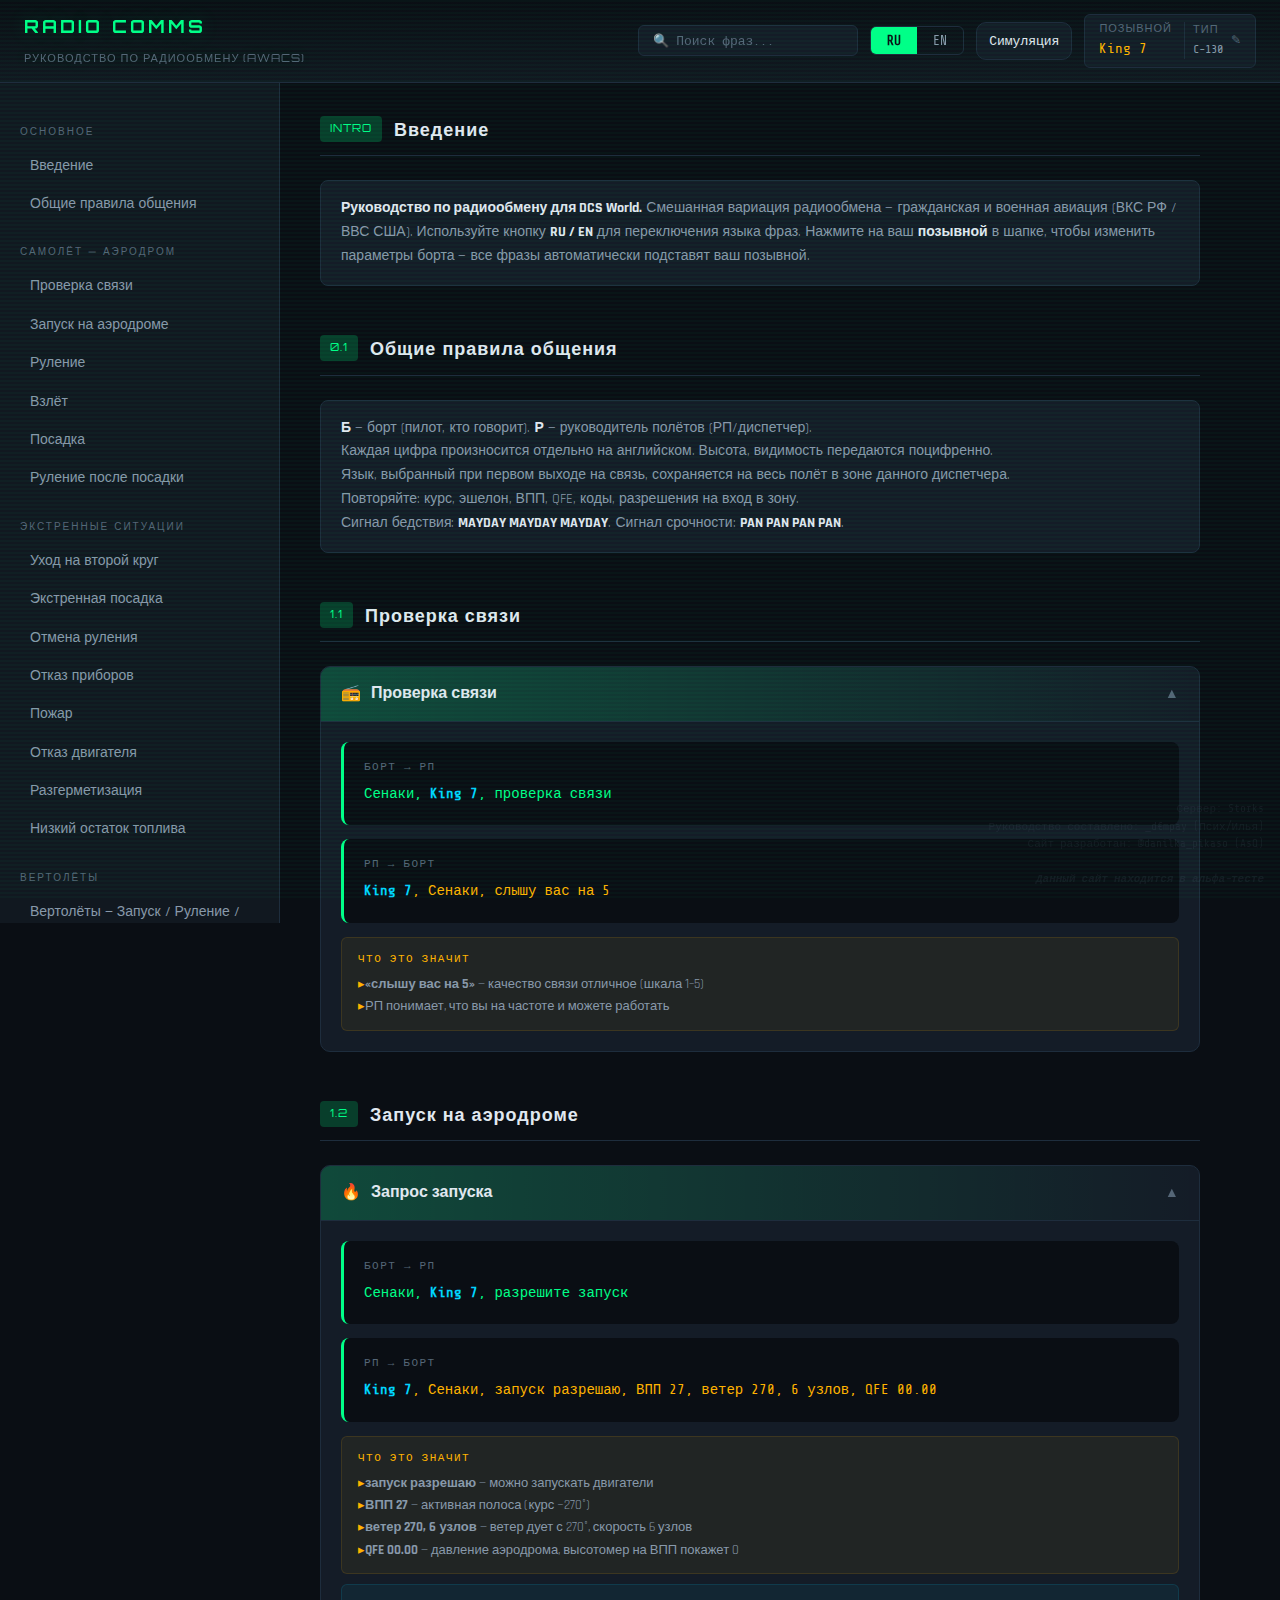
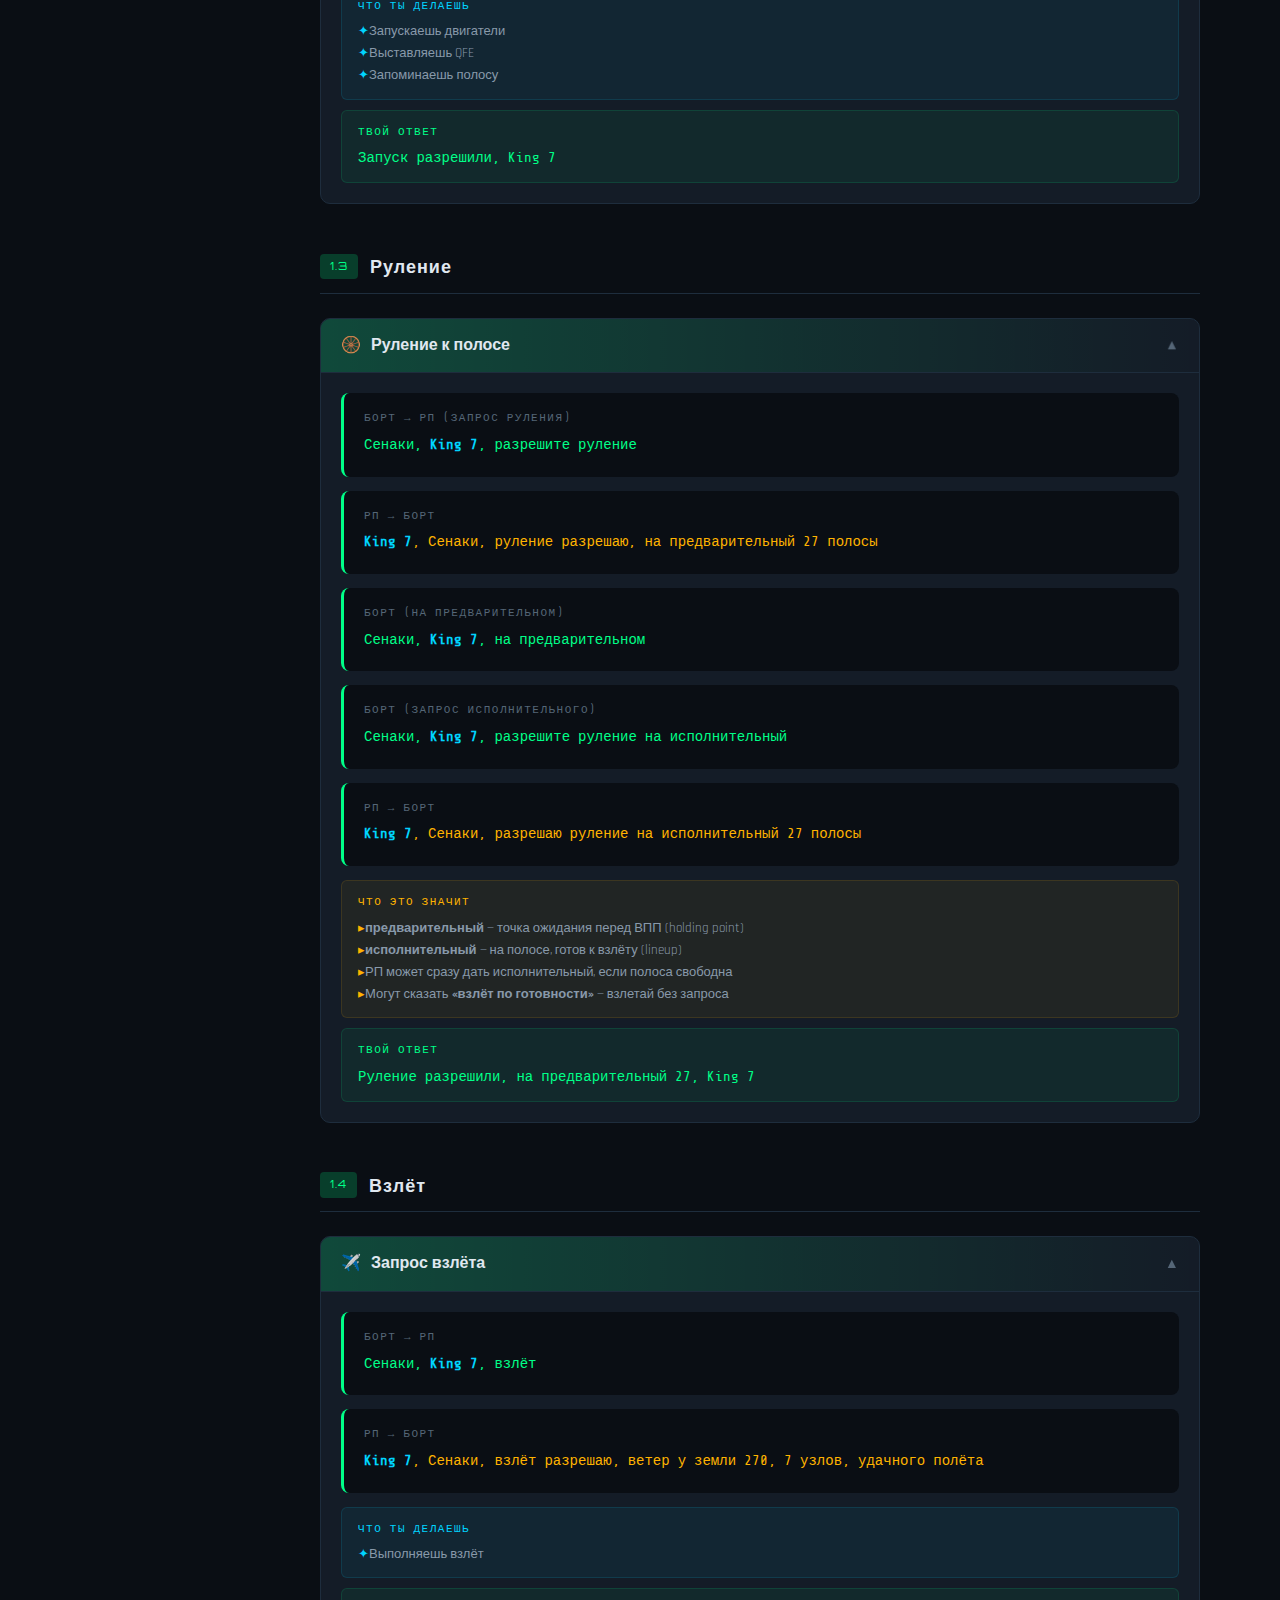
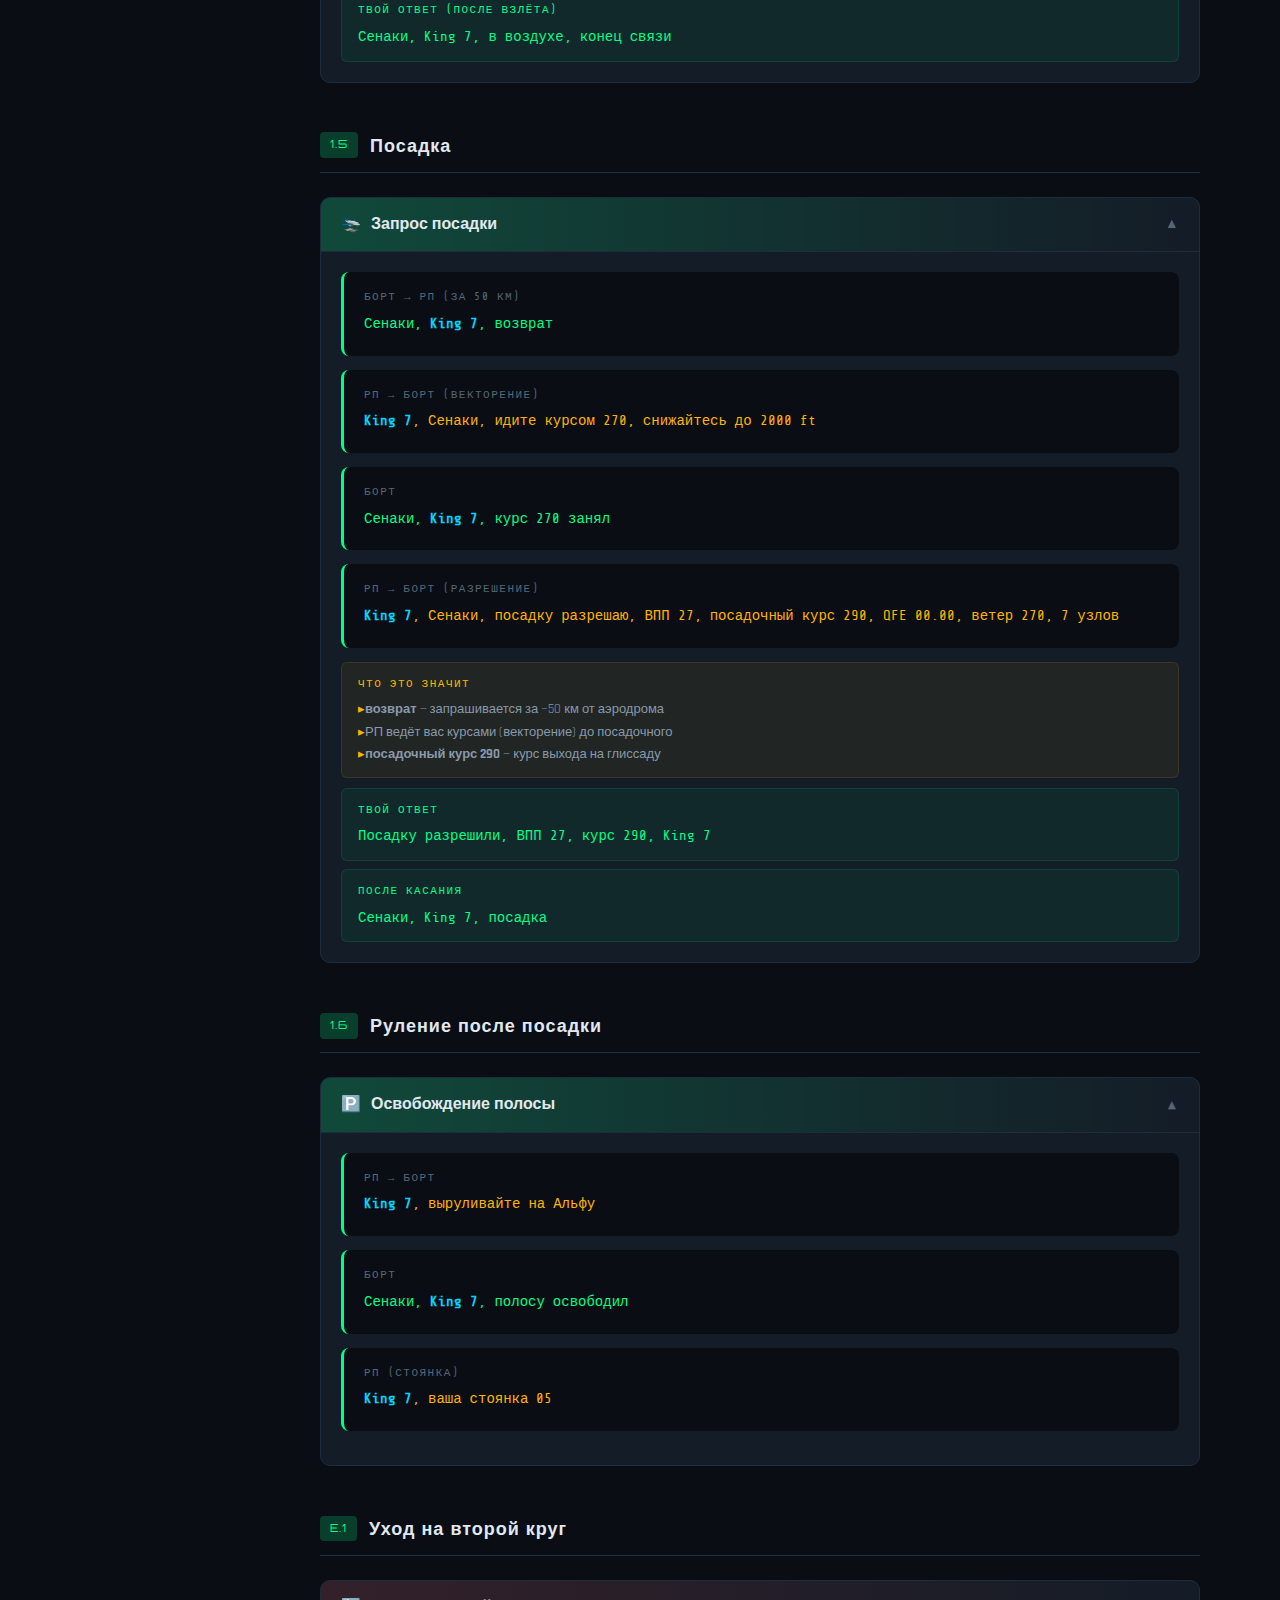
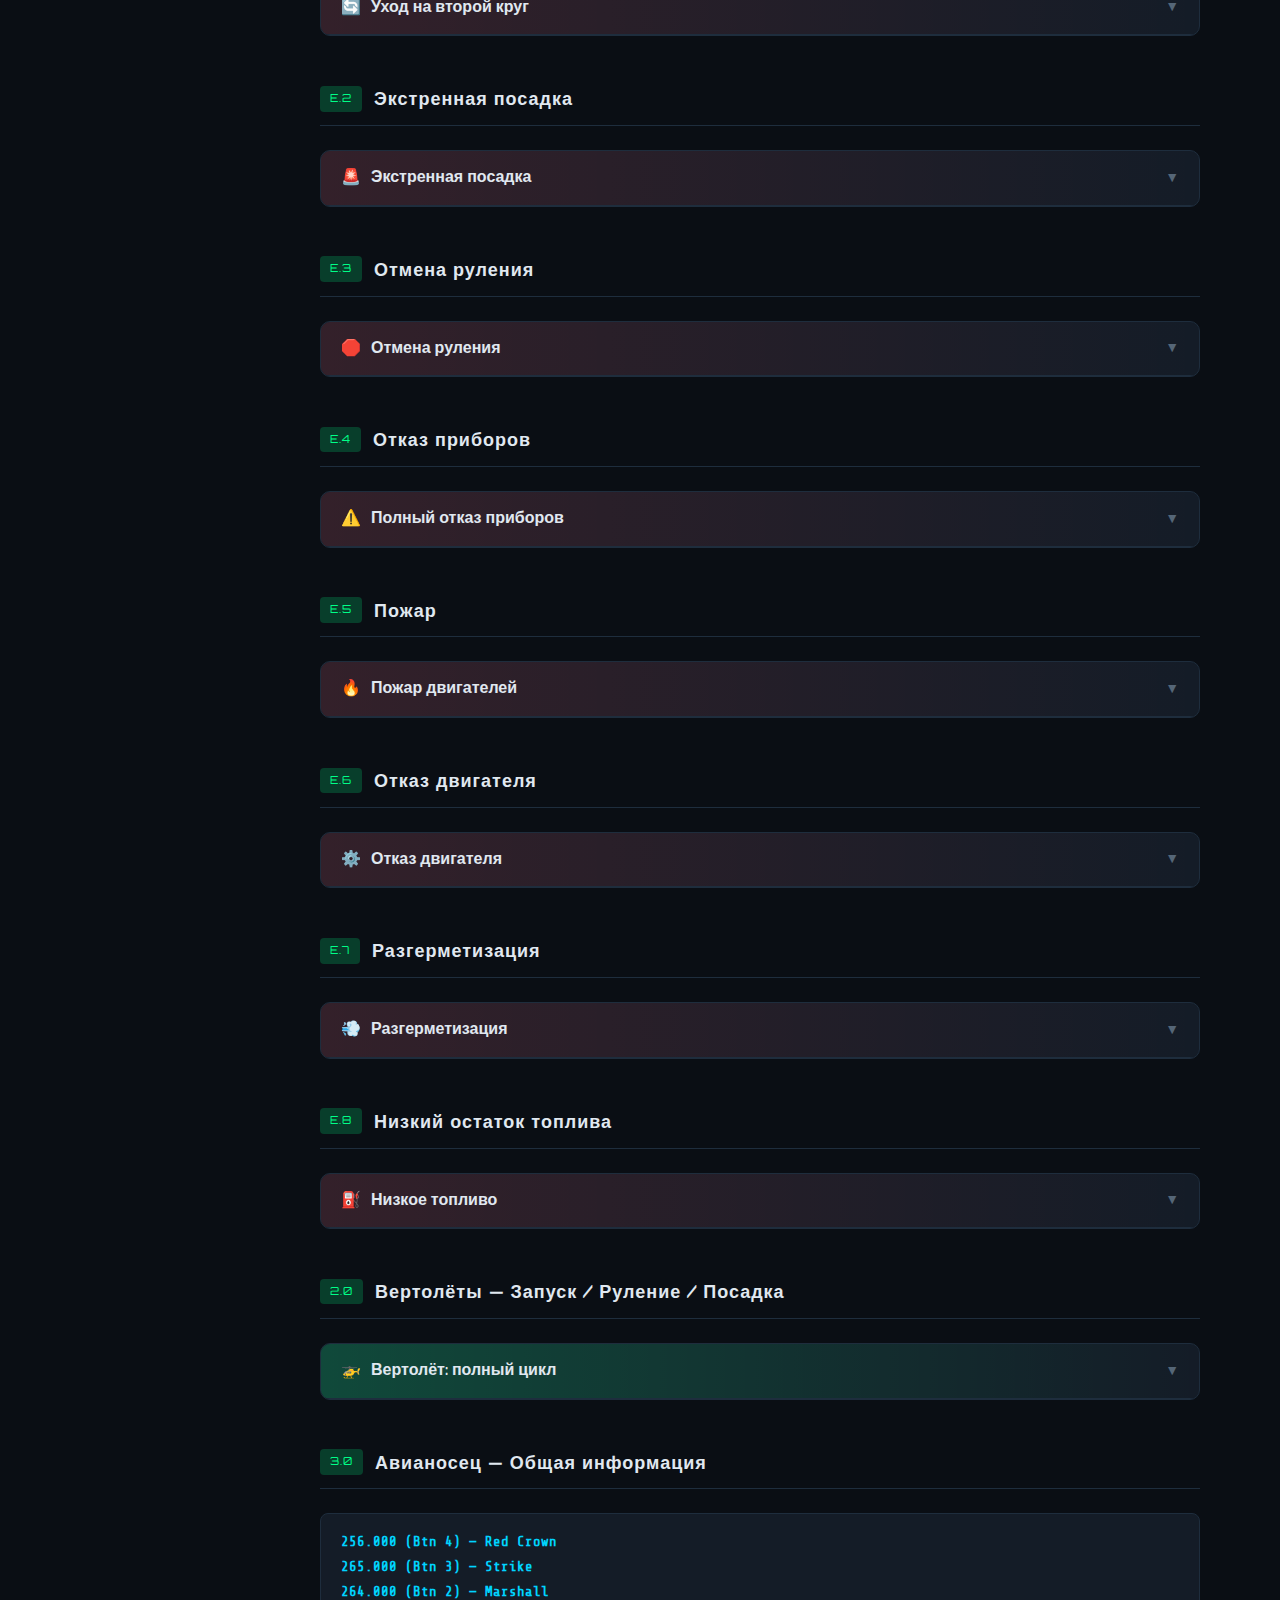
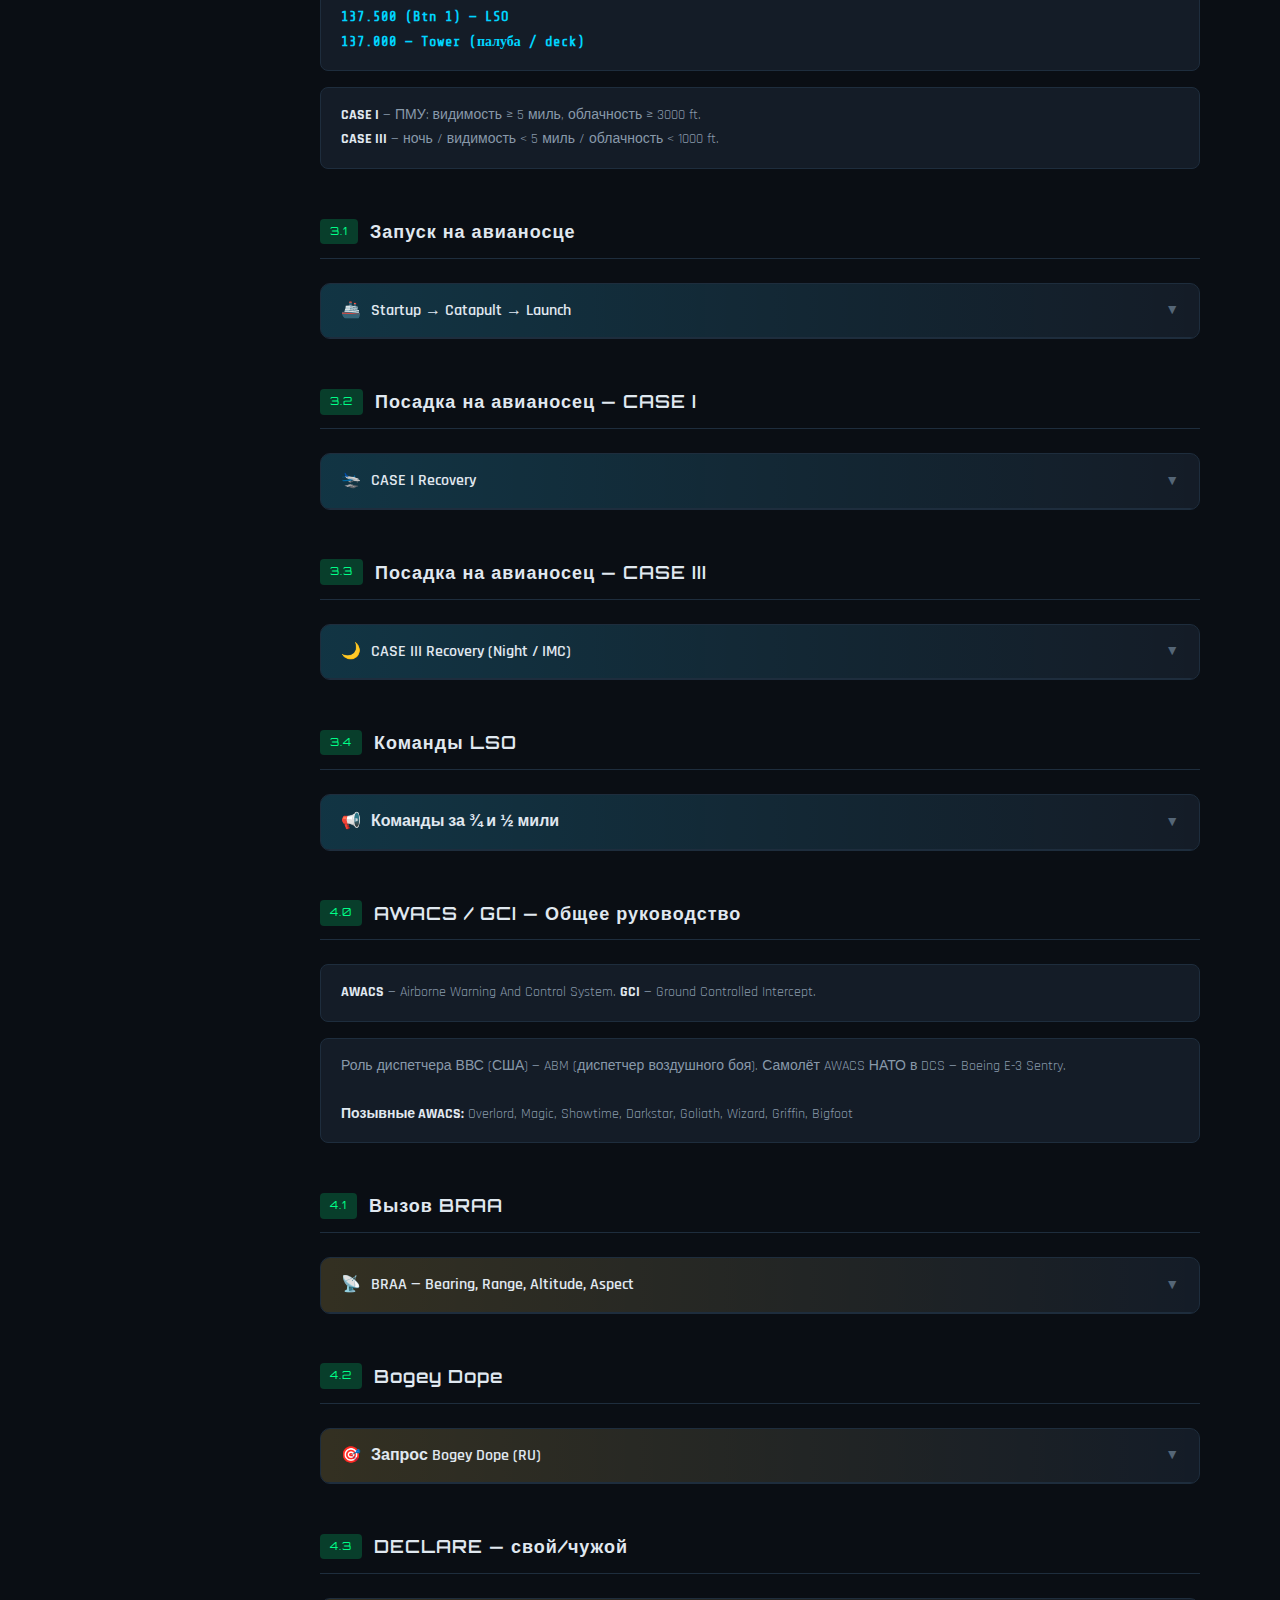
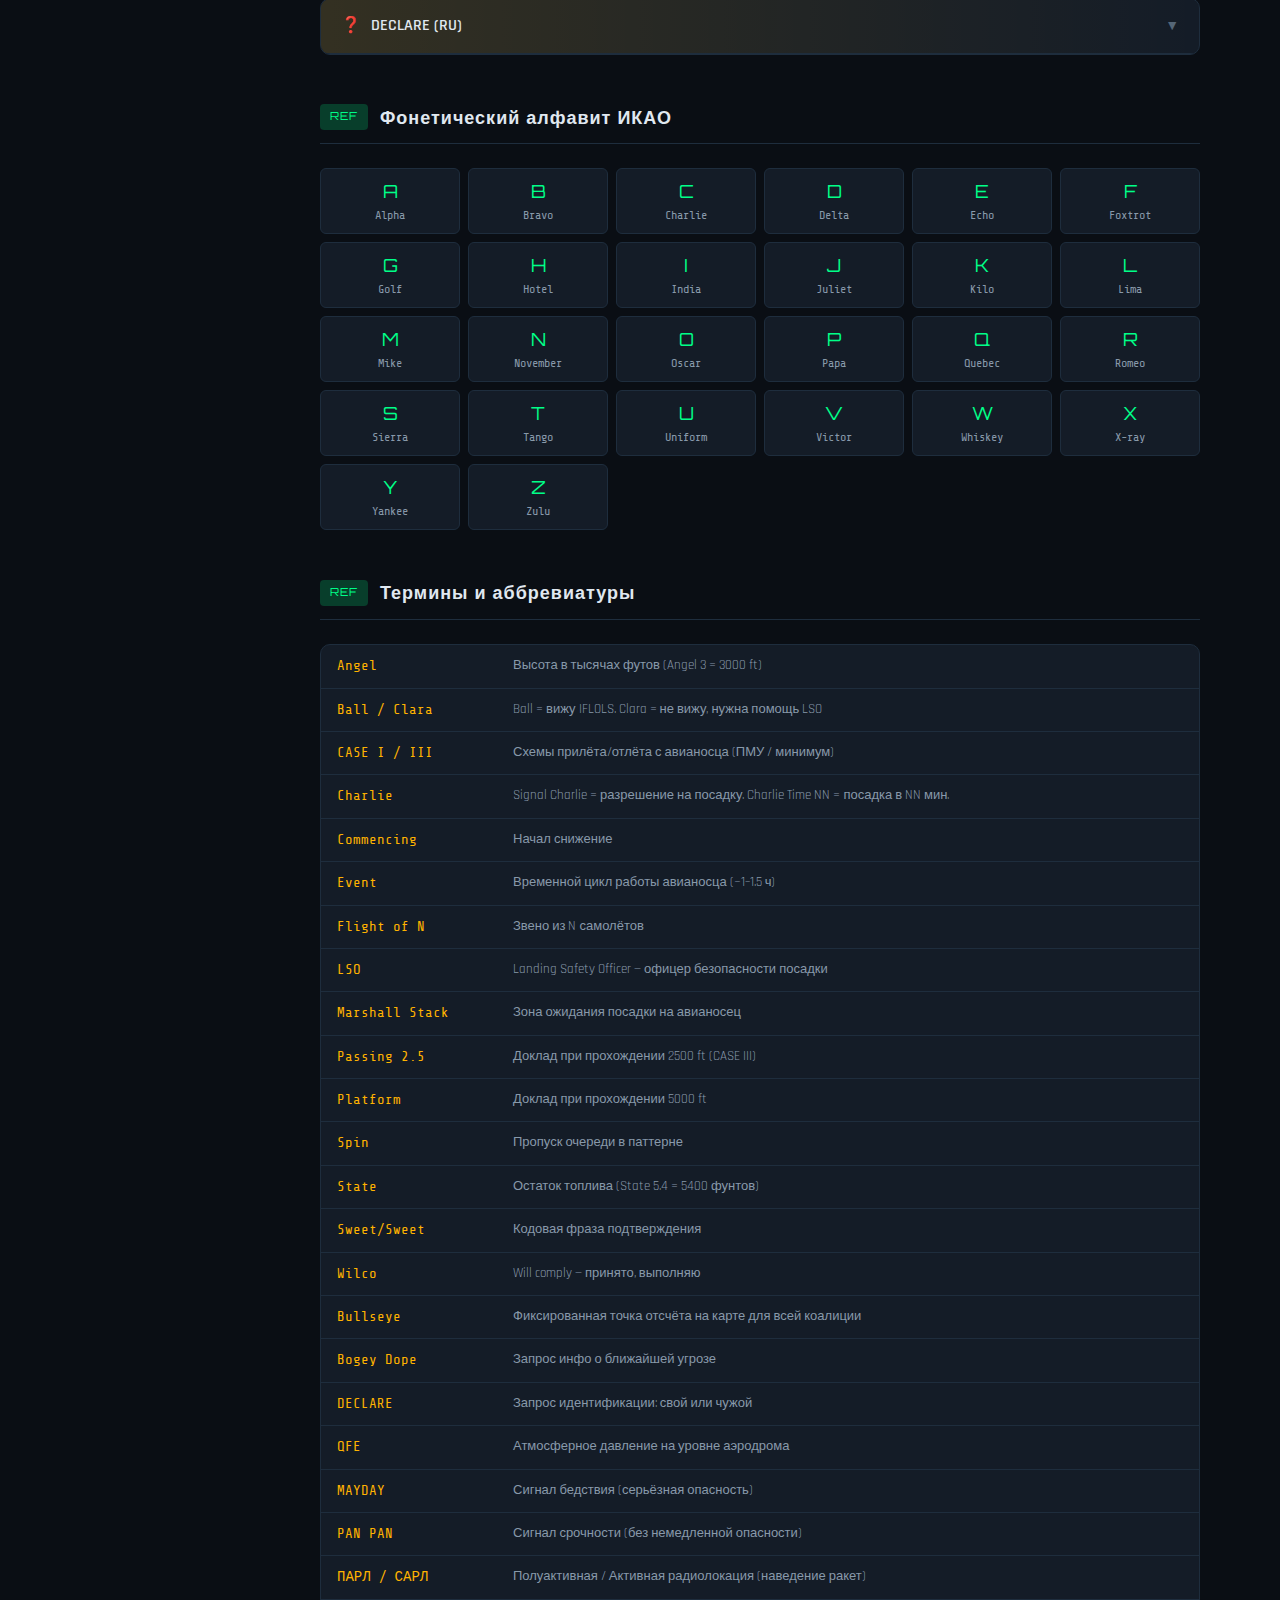
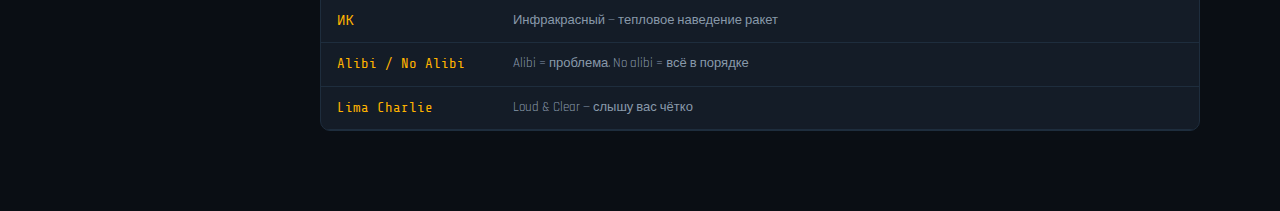
<file: index.html>
<!DOCTYPE html>
<html lang="ru">
<head>
<meta charset="UTF-8">
<meta name="viewport" content="width=device-width, initial-scale=1.0">
<title>Radio Comms Guide — DCS World</title>
<link rel="stylesheet" href="css/style.css">
<link rel="icon" type="image/x-icon" href="favicon.ico">
</head>
<body>

<!-- HEADER -->
<div class="header">
  <div class="header-left">
    <button class="menu-toggle" onclick="document.querySelector('.sidebar').classList.toggle('open')">&#9776;</button>
    <div class="logo">RADIO COMMS<br><span>Руководство по радиообмену (AWACS)</span></div>
  </div>
  <div class="header-right">
    <div class="search-wrapper">
      <input type="text" class="search-input" id="searchInput" placeholder="&#128269; Поиск фраз..." autocomplete="off">
      <div class="search-results" id="searchResults"></div>
    </div>
    <div class="lang-toggle">
      <button class="lang-btn active" data-l="ru" onclick="setLang('ru')">RU</button>
      <button class="lang-btn" data-l="en" onclick="setLang('en')">EN</button>
    </div>

    <button class="sim-open-btn lang-btn" onclick="openSimModal()">
      <span data-lang="ru">Симуляция</span>
      <span data-lang="en">Simulation</span>
    </button>

    <div class="callsign-display" onclick="openSettings()">
      <div>
        <div class="cs-label">Позывной</div>
        <div class="cs-value" id="headerCS">King 7</div>
      </div>
      <div style="border-left:1px solid var(--border); padding-left:8px; margin-left:4px;">
        <div class="cs-label">Тип</div>
        <div class="cs-value" id="headerType" style="color:var(--text-secondary);font-size:12px;">C-130</div>
      </div>
      <div class="edit-icon">&#9998;</div>
    </div>
  </div>
</div>

<!-- SETTINGS MODAL -->
<div class="modal-overlay" id="settingsModal">
  <div class="modal">
    <h2>&#9881; Параметры борта</h2>
    <label>Позывной / Callsign</label>
    <input id="inputCS" type="text" placeholder="King 7">
    <label>Тип борта / Aircraft Type</label>
    <input id="inputType" type="text" placeholder="C-130">
    <label>Роль / Role</label>
    <select id="inputRole">
      <option>транспорт / Transport</option>
      <option>CSAR</option>
      <option>Log Lift</option>
      <option>CAP</option>
      <option>CAS</option>
      <option>Strike</option>
      <option>Bomber</option>
      <option>Recon</option>
    </select>
    <div class="modal-buttons">
      <button class="btn-cancel" onclick="closeSettings()">Отмена</button>
      <button class="btn-save" onclick="saveSettings()">Сохранить</button>
    </div>
  </div>
</div>

<!-- SIMULATION MODAL -->
<div class="modal-overlay" id="simModal">
  <div class="sim-modal">
    <div class="sim-modal-top">
      <div class="sim-modal-title">
        <span class="sim-modal-icon">🎙️</span>
        <span data-lang="ru">Планировщик симуляции</span>
        <span data-lang="en">Simulation Builder</span>
      </div>
      <button class="sim-close-btn" onclick="closeSimModal()">✕</button>
    </div>

    <div class="sim-stepper">
      <div class="sim-step-indicator active">1</div>
      <div class="sim-step-indicator">2</div>
      <div class="sim-step-indicator">3</div>
      <div class="sim-step-indicator">4</div>
    </div>

    <div class="sim-modal-body">
      <!-- STEP 1 -->
      <div id="simStep1" class="sim-wizard-step">
        <div class="sim-grid-2">
          <div class="sim-field">
            <label data-lang="ru">Позывной</label>
            <label data-lang="en">Callsign</label>
            <input id="simCallsign" type="text" placeholder="King 7">
          </div>
          <div class="sim-field">
            <label data-lang="ru">Тип борта</label>
            <label data-lang="en">Aircraft Type</label>
            <input id="simType" type="text" placeholder="C-130">
          </div>
        </div>

        <div class="sim-field" style="margin-top:12px;">
          <label data-lang="ru">Тип операции</label>
          <label data-lang="en">Operation type</label>
          <select id="simOpType" onchange="updateRouteLabels(this.value); renderSimWaypoints(); renderSimPreview();">
            <option value="airfield">Самолёт (аэродром → аэродром) / Fixed-wing (airfield → airfield)</option>
            <option value="helicopter">Вертолёт / Helicopter</option>
            <option value="carrier-departure">Авианосец → аэродром / Carrier → airfield</option>
            <option value="carrier-recovery">Аэродром → авианосец / Airfield → carrier</option>
            <option value="carrier-full">Авианосец → авианосец / Carrier → carrier</option>
          </select>
        </div>
      </div>

      <!-- STEP 2 -->
      <div id="simStep2" class="sim-wizard-step" style="display:none;">
        <div class="sim-grid-2">
          <div class="sim-field">
            <label id="simOriginLabel">Аэродром вылета</label>
            <input id="simOrigin" type="text" placeholder="Сенаки">
          </div>
          <div class="sim-field">
            <label id="simDestLabel">Аэродром посадки</label>
            <input id="simDest" type="text" placeholder="Кутаиси">
          </div>
        </div>

        <div class="sim-waypoints-head">
          <div>
            <div class="sim-waypoints-title" data-lang="ru">Точки маршрута</div>
            <div class="sim-waypoints-title" data-lang="en">Route waypoints</div>
          </div>
          <button class="sim-mini-btn" onclick="addWaypoint()">+ <span data-lang="ru">Добавить</span><span data-lang="en">Add</span></button>
        </div>

        <div id="simWaypointsList" class="sim-waypoints-list"></div>
      </div>

      <!-- STEP 3 -->
      <div id="simStep3" class="sim-wizard-step" style="display:none;">
        <div class="sim-hint" data-lang="ru">Опционально: выбери экстренные события, которые могут случиться в полёте.</div>
        <div class="sim-hint" data-lang="en">Optional: pick emergency events that may occur during flight.</div>

        <div class="sim-checklist">
          <div class="sim-check">
            <input type="checkbox" id="em_goaround" value="go-around" data-label-ru="Уход на второй круг" data-label-en="Go-around">
            <label for="em_goaround"><span data-lang="ru">Уход на второй круг</span><span data-lang="en">Go-around</span></label>
          </div>

          <div class="sim-check">
            <input type="checkbox" id="em_emland" value="emergency-land" data-label-ru="Аварийная посадка" data-label-en="Emergency landing">
            <label for="em_emland"><span data-lang="ru">Аварийная посадка</span><span data-lang="en">Emergency landing</span></label>
          </div>

          <div class="sim-check">
            <input type="checkbox" id="em_taxicancel" value="taxi-cancel" data-label-ru="Отмена руления" data-label-en="Taxi cancel">
            <label for="em_taxicancel"><span data-lang="ru">Отмена руления</span><span data-lang="en">Taxi cancel</span></label>
          </div>

          <div class="sim-check">
            <input type="checkbox" id="em_instfail" value="instrument-fail" data-label-ru="Отказ приборов" data-label-en="Instrument failure">
            <label for="em_instfail"><span data-lang="ru">Отказ приборов</span><span data-lang="en">Instrument failure</span></label>
          </div>

          <div class="sim-check">
            <input type="checkbox" id="em_fire" value="fire" data-label-ru="Пожар" data-label-en="Fire">
            <label for="em_fire"><span data-lang="ru">Пожар</span><span data-lang="en">Fire</span></label>
          </div>

          <div class="sim-check">
            <input type="checkbox" id="em_enginefail" value="engine-fail" data-label-ru="Отказ двигателя" data-label-en="Engine failure">
            <label for="em_enginefail"><span data-lang="ru">Отказ двигателя</span><span data-lang="en">Engine failure</span></label>
          </div>

          <div class="sim-check">
            <input type="checkbox" id="em_decomp" value="decompression" data-label-ru="Разгерметизация" data-label-en="Decompression">
            <label for="em_decomp"><span data-lang="ru">Разгерметизация</span><span data-lang="en">Decompression</span></label>
          </div>

          <div class="sim-check">
            <input type="checkbox" id="em_lowfuel" value="low-fuel" data-label-ru="Низкий остаток топлива" data-label-en="Low fuel">
            <label for="em_lowfuel"><span data-lang="ru">Низкий остаток топлива</span><span data-lang="en">Low fuel</span></label>
          </div>
        </div>
      </div>

      <!-- STEP 4 -->
      <div id="simStep4" class="sim-wizard-step" style="display:none;">
        <div class="sim-hint" data-lang="ru">Проверь план перед генерацией.</div>
        <div class="sim-hint" data-lang="en">Review before generating.</div>
        <div id="simPreview" class="sim-preview"></div>
      </div>
    </div>

    <div class="sim-modal-footer">
      <button class="btn-cancel" onclick="closeSimModal()">
        <span data-lang="ru">Отмена</span><span data-lang="en">Cancel</span>
      </button>

      <div class="sim-footer-right">
        <button class="sim-nav" id="simPrevBtn" onclick="prevSimStep()">← <span data-lang="ru">Назад</span><span data-lang="en">Previous</span></button>
        <button class="sim-nav primary" id="simNextBtn" onclick="nextSimStep()"><span data-lang="ru">Далее</span><span data-lang="en">Next</span> →</button>
        <button class="sim-nav primary" id="simGenerateBtn" onclick="generateSimulation()">⚡ <span data-lang="ru">Сгенерировать</span><span data-lang="en">Generate</span></button>
      </div>
    </div>
  </div>
</div>

<!-- LAYOUT -->
<div class="layout">
  <!-- SIDEBAR (generated by JS) -->
  <nav class="sidebar" id="sidebar"></nav>

  <!-- MAIN CONTENT (generated by JS) -->
  <main class="main" id="mainContent"></main>
</div>

<!-- CREDITS BADGE -->
<div class="credits-badge">
  Сервер: Storks<br>
  Руководство составлено: _d&euro;mpay (Псих/Илья)<br>
  Сайт разработан: @danilka_pikaso (AsQ)<br><br>
  <i><b>Данный сайт находится в альфа-тесте</b></i>
</div>

<!-- SIMULATION PAGE -->
<div id="simPage" class="sim-page"></div>

<!-- DATA REGISTRY -->
<script src="data/registry.js"></script>

<!-- GENERAL -->
<script src="data/general/intro.json.js"></script>
<script src="data/general/rules.json.js"></script>

<!-- AIRFIELD -->
<script src="data/airfield/radio-check.json.js"></script>
<script src="data/airfield/startup.json.js"></script>
<script src="data/airfield/taxi.json.js"></script>
<script src="data/airfield/takeoff.json.js"></script>
<script src="data/airfield/landing.json.js"></script>
<script src="data/airfield/taxi-after.json.js"></script>

<!-- EMERGENCY -->
<script src="data/emergency/go-around.json.js"></script>
<script src="data/emergency/emergency-land.json.js"></script>
<script src="data/emergency/taxi-cancel.json.js"></script>
<script src="data/emergency/instrument-fail.json.js"></script>
<script src="data/emergency/fire.json.js"></script>
<script src="data/emergency/engine-fail.json.js"></script>
<script src="data/emergency/decompression.json.js"></script>
<script src="data/emergency/low-fuel.json.js"></script>

<!-- HELICOPTER -->
<script src="data/helicopter/full-cycle.json.js"></script>

<!-- CARRIER -->
<script src="data/carrier/info.json.js"></script>
<script src="data/carrier/startup.json.js"></script>
<script src="data/carrier/case1.json.js"></script>
<script src="data/carrier/case3.json.js"></script>
<script src="data/carrier/lso-calls.json.js"></script>

<!-- AWACS -->
<script src="data/awacs/general.json.js"></script>
<script src="data/awacs/braa.json.js"></script>
<script src="data/awacs/bogey-dope.json.js"></script>
<script src="data/awacs/declare.json.js"></script>

<!-- REFERENCE -->
<script src="data/reference/phonetic.json.js"></script>
<script src="data/reference/terms.json.js"></script>

<!-- APP LOGIC (must be last) -->
<script src="js/app.js"></script>
<script src="js/simulation.js"></script>

</body>
</html>
</file>
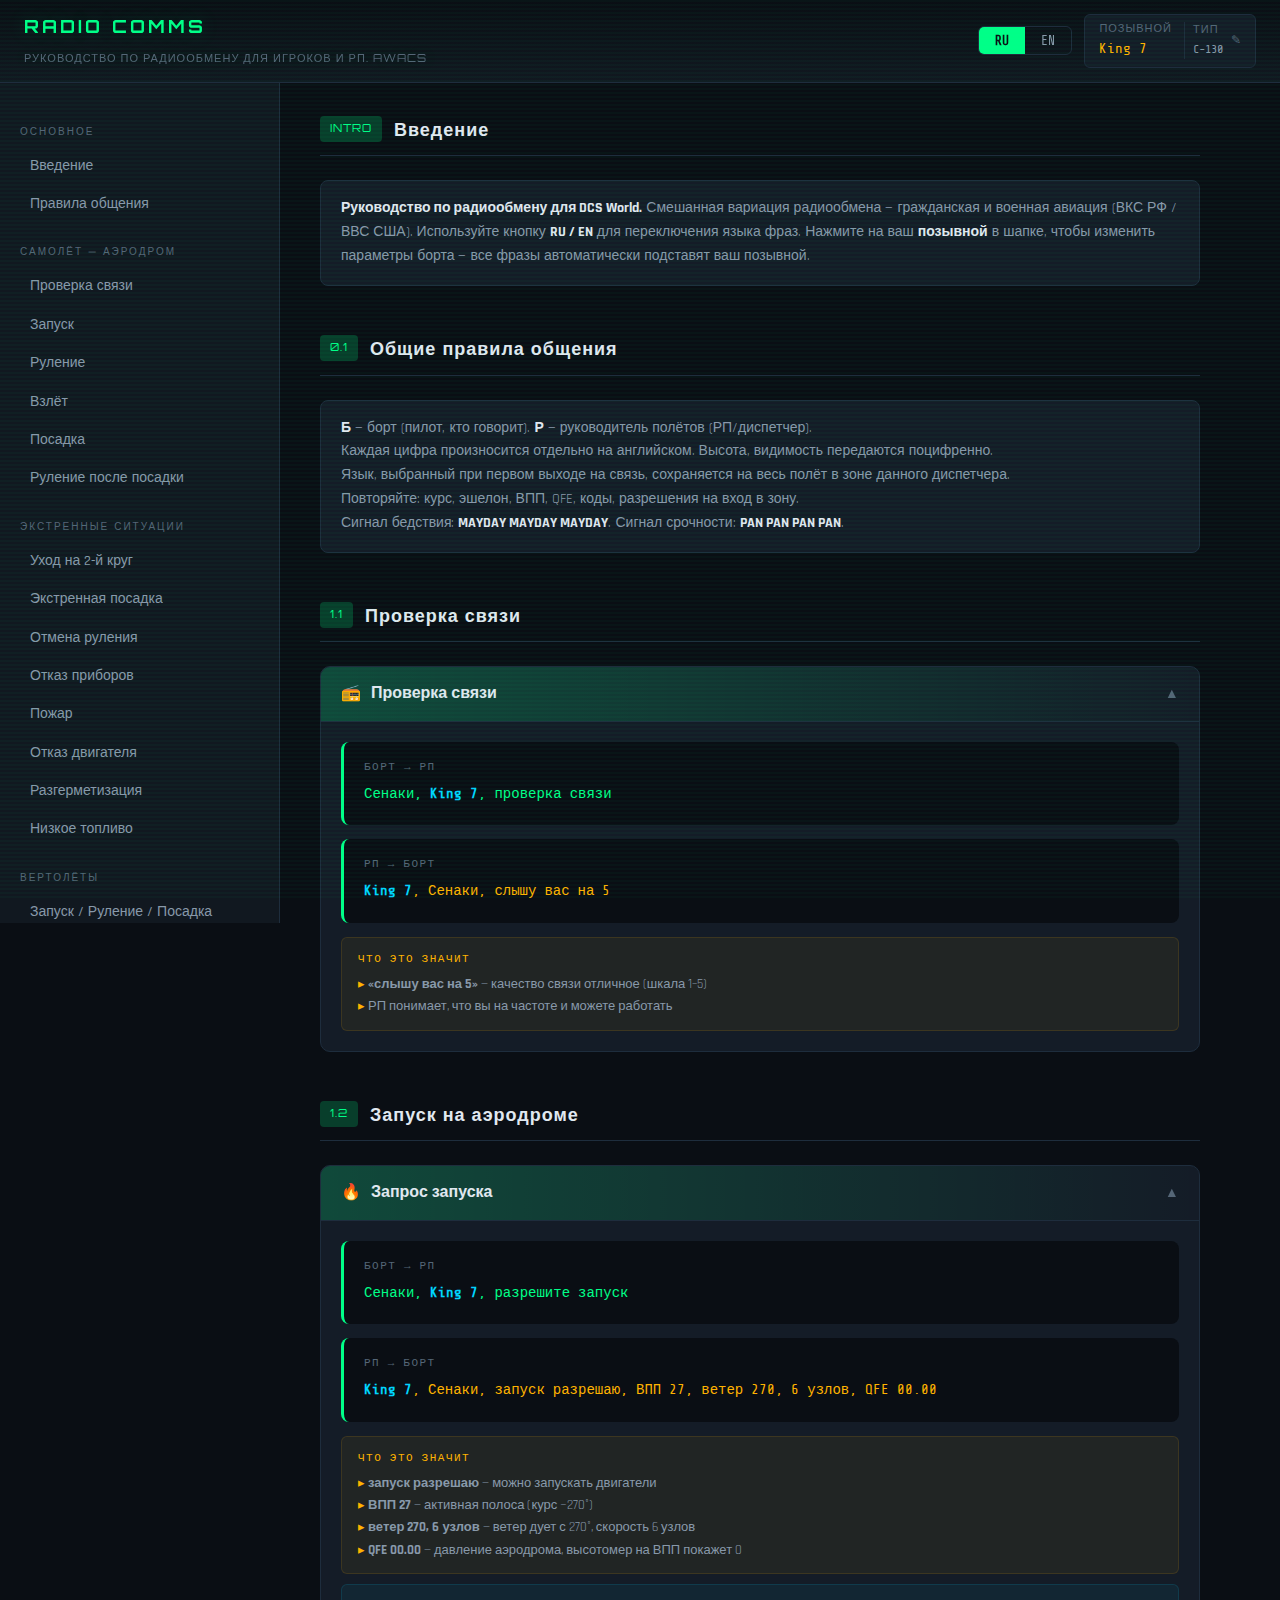
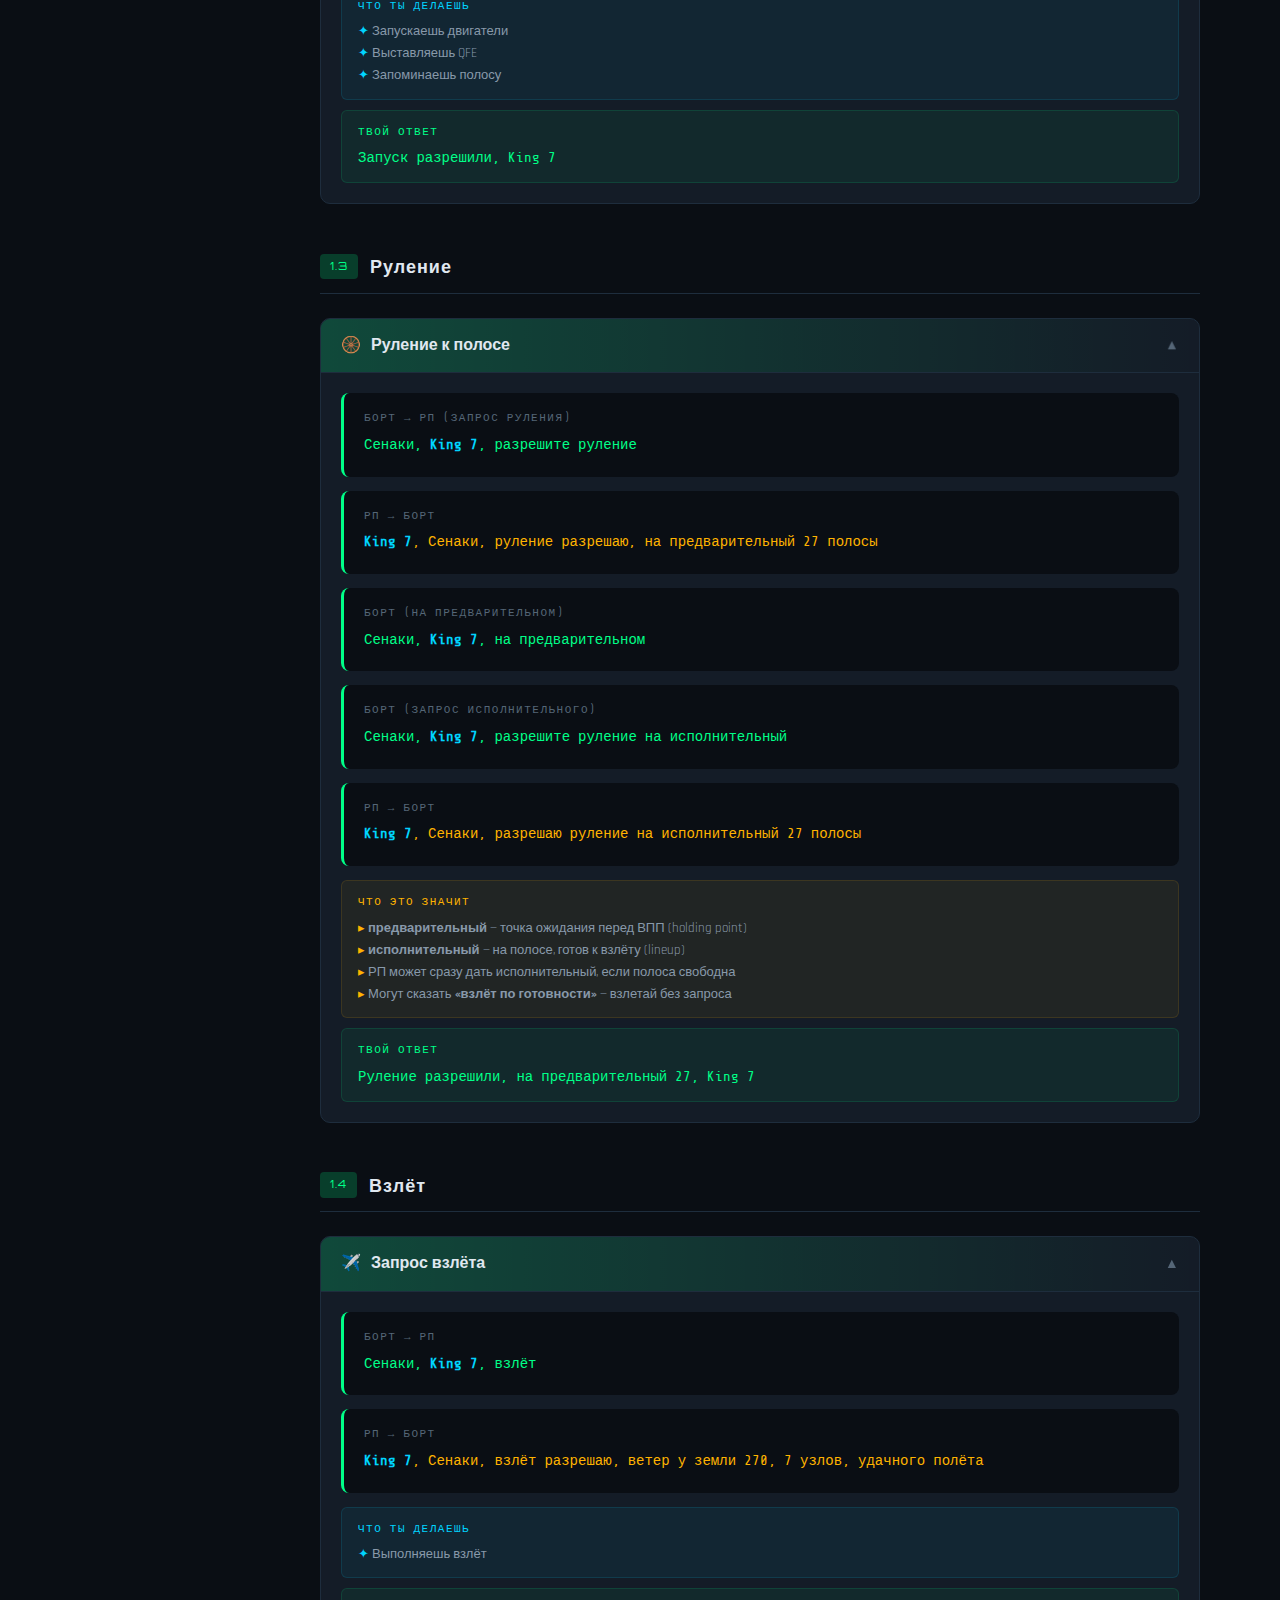
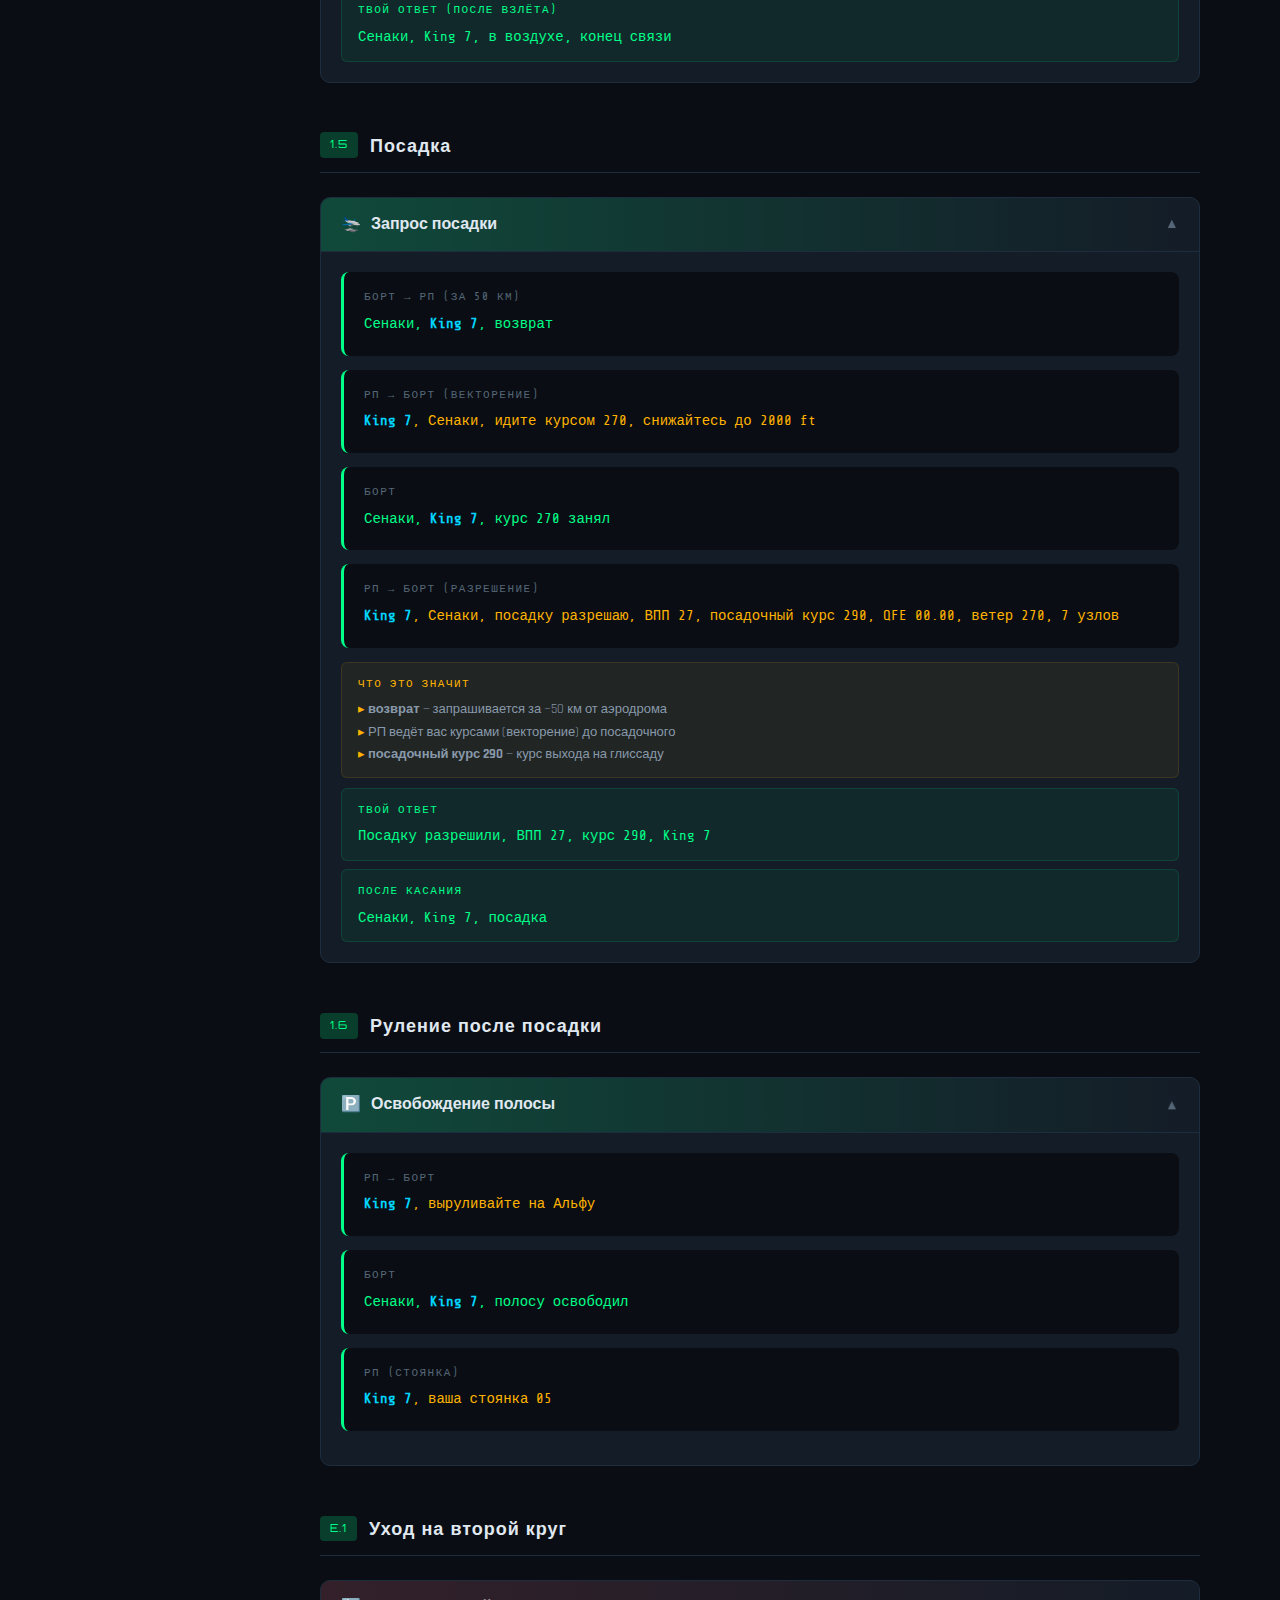
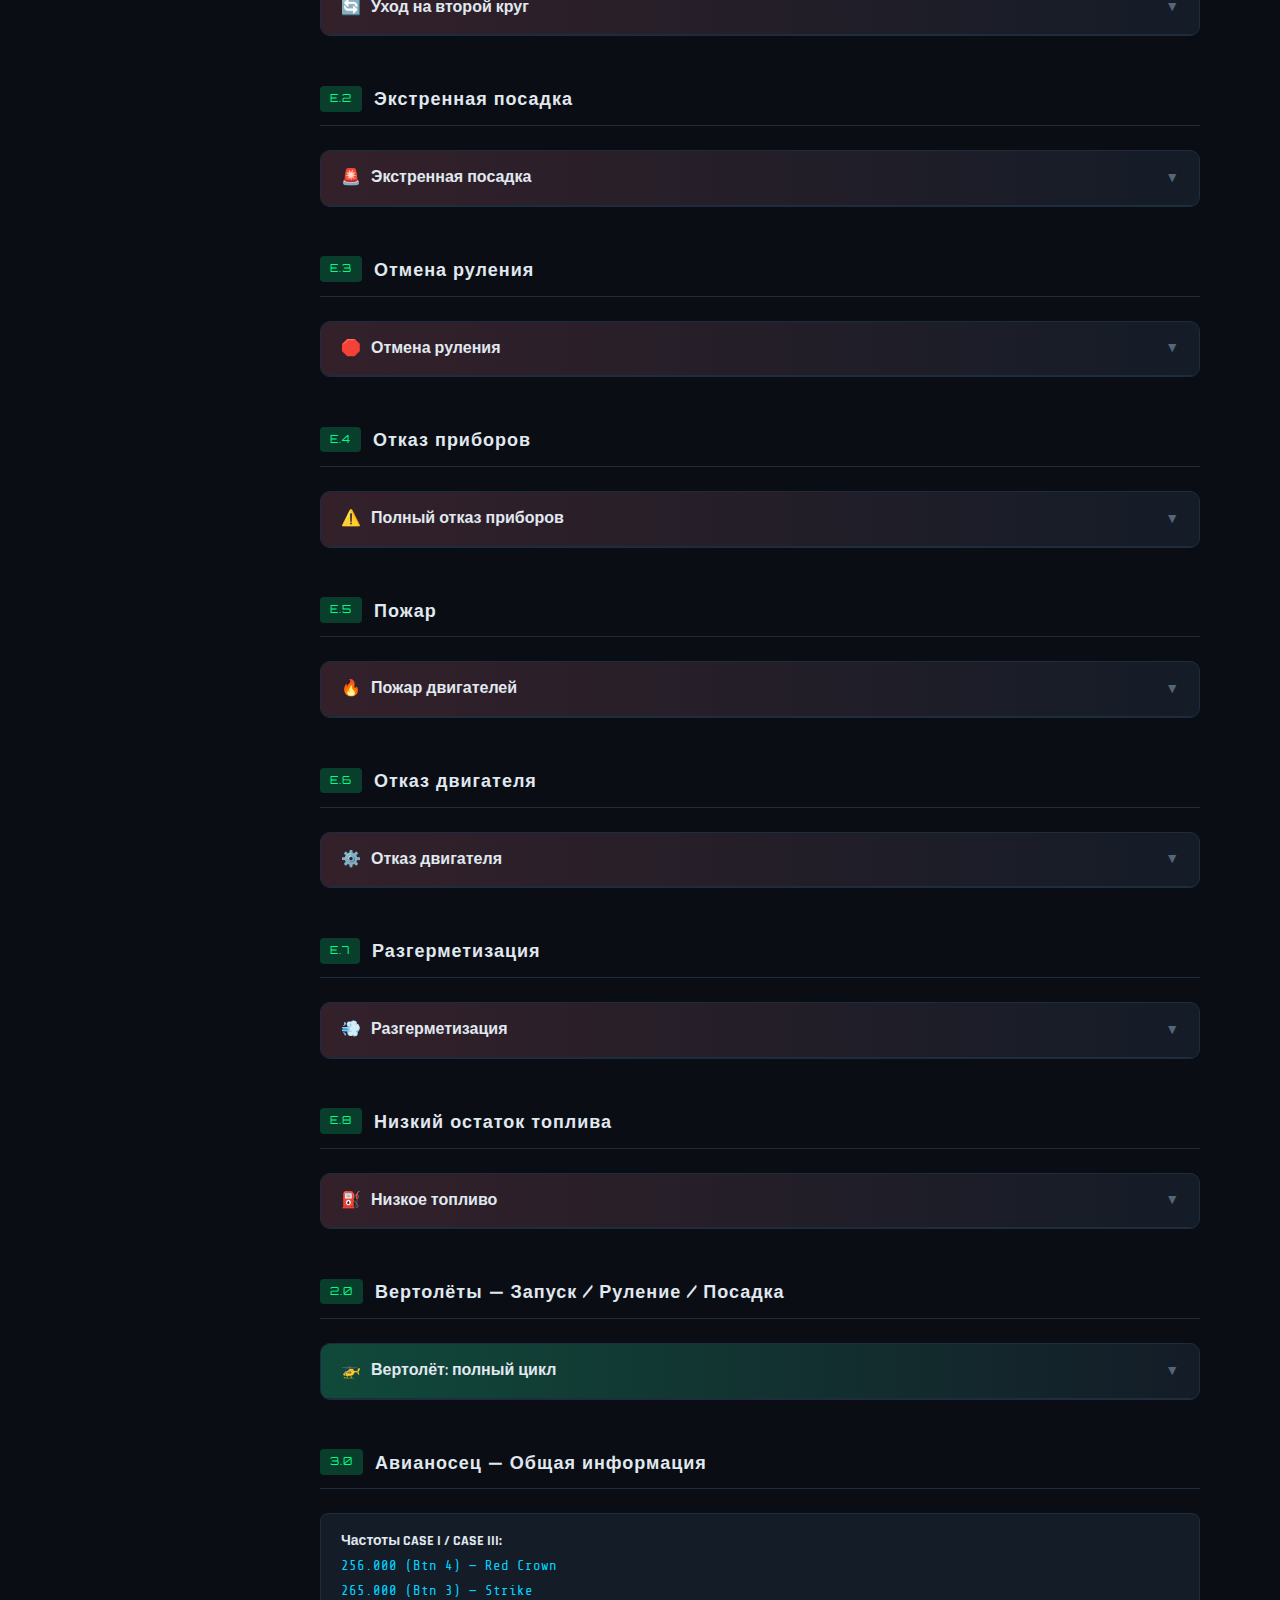
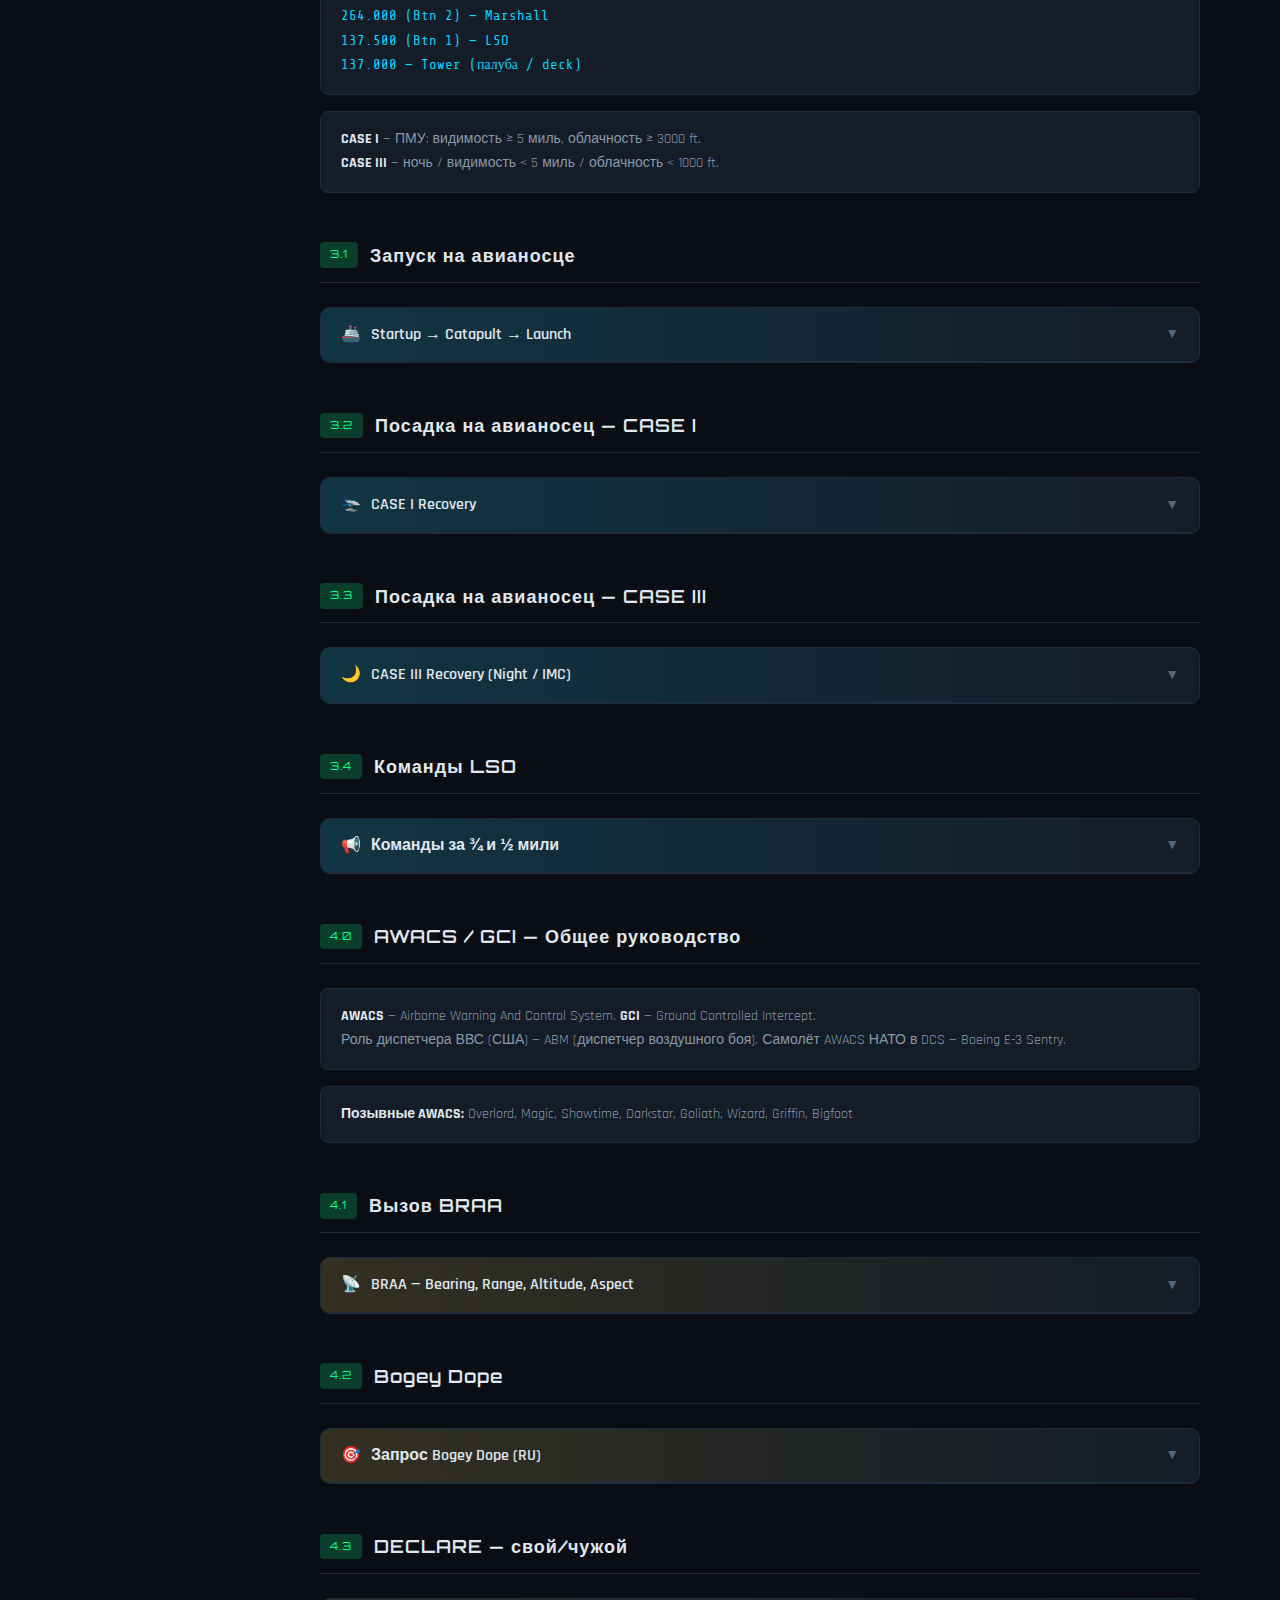
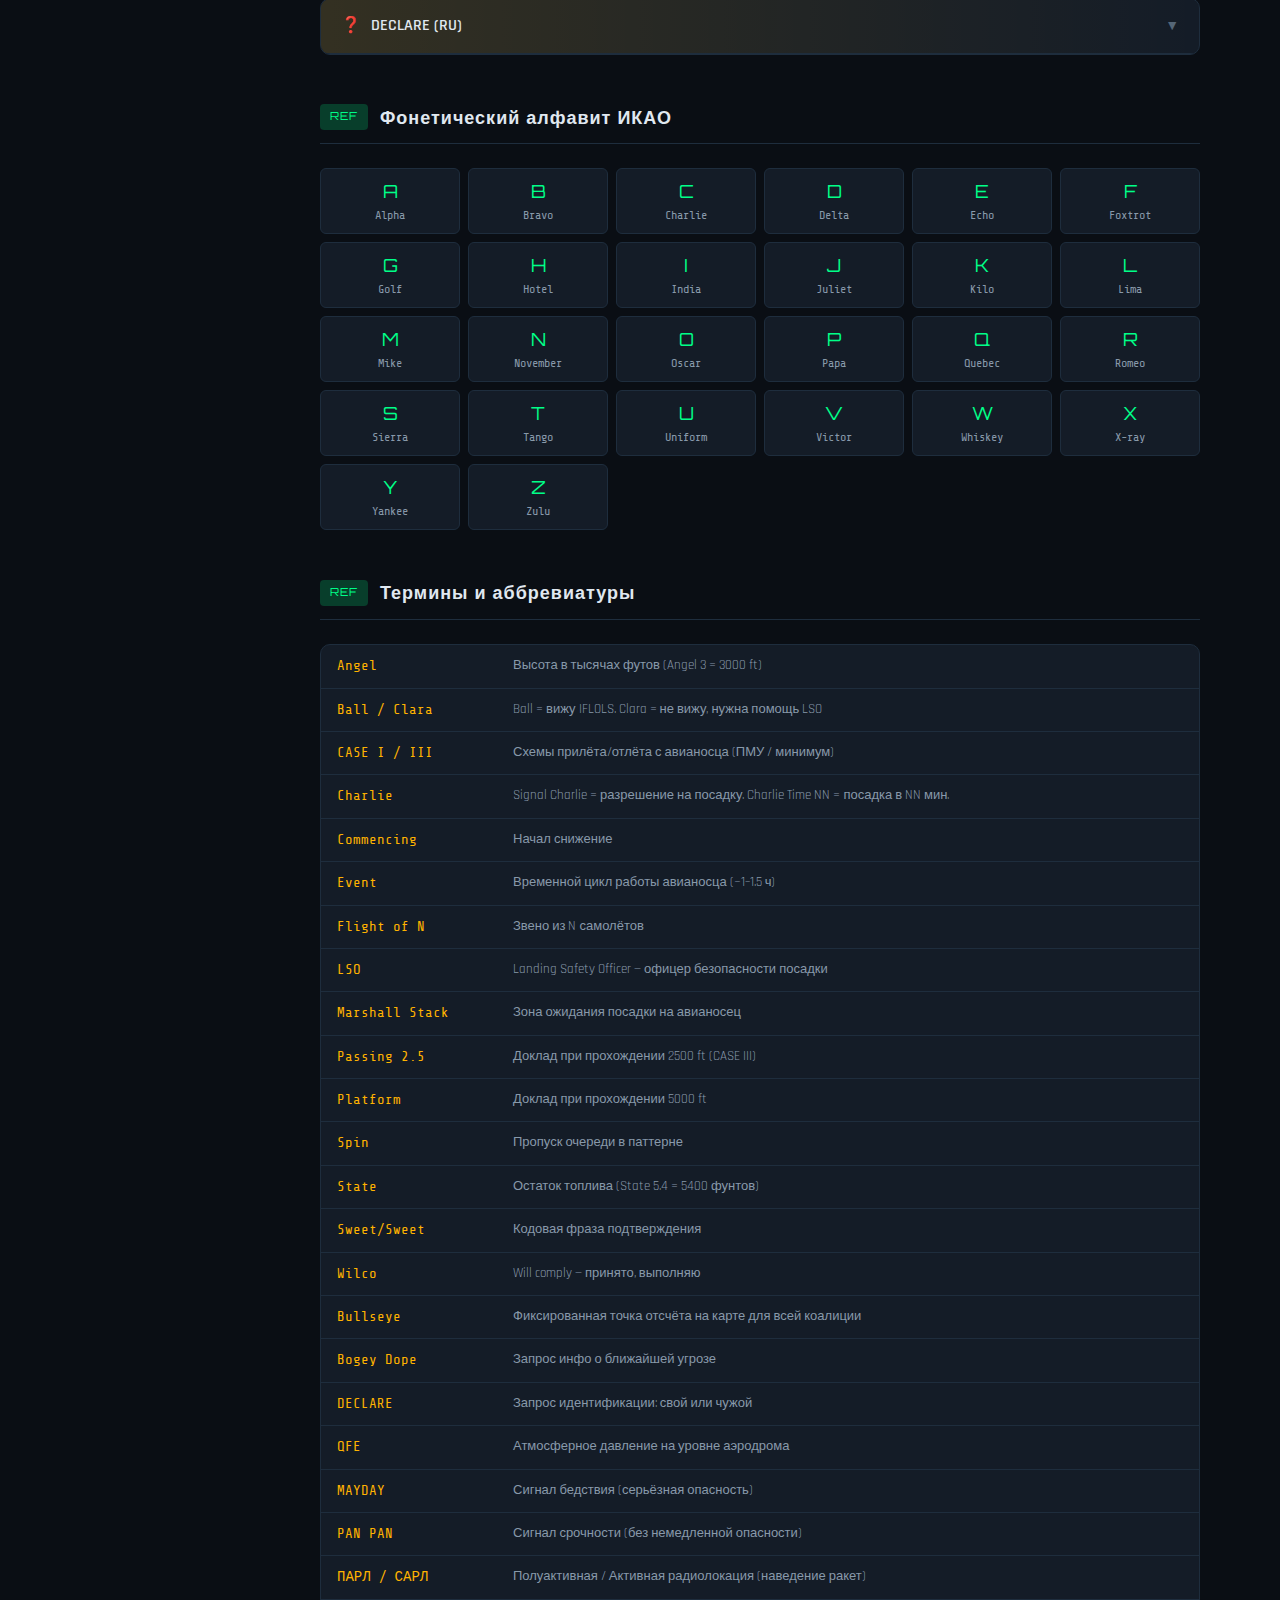
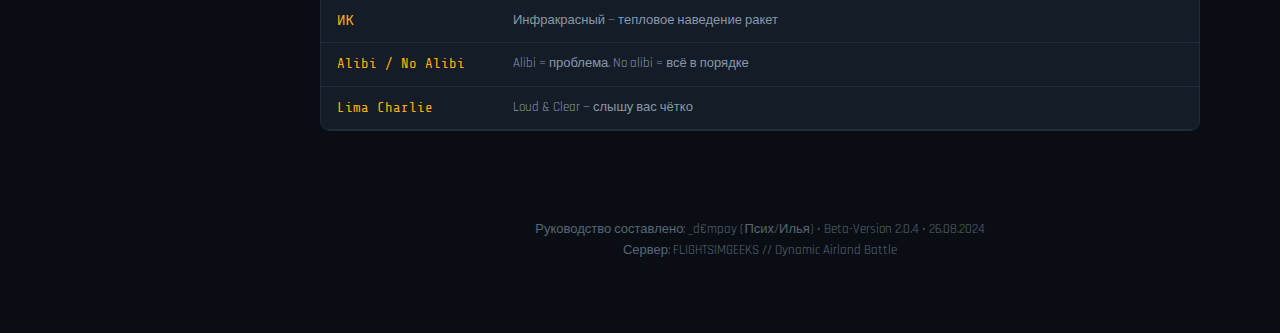
<file: radio-guide.html>
<!DOCTYPE html>
<html lang="ru">
<head>
<meta charset="UTF-8">
<meta name="viewport" content="width=device-width, initial-scale=1.0">
<title>Radio Comms Guide — DCS World</title>
<style>
  @import url('https://fonts.googleapis.com/css2?family=Share+Tech+Mono&family=Rajdhani:wght@400;500;600;700&family=Orbitron:wght@400;500;700&display=swap');

  :root {
    --bg-primary: #0a0e14;
    --bg-secondary: #111820;
    --bg-card: #141c27;
    --bg-card-hover: #1a2535;
    --accent-green: #00ff88;
    --accent-amber: #ffb300;
    --accent-red: #ff3d3d;
    --accent-cyan: #00d4ff;
    --accent-dim-green: #00ff8833;
    --accent-dim-amber: #ffb30022;
    --accent-dim-red: #ff3d3d22;
    --accent-dim-cyan: #00d4ff22;
    --text-primary: #e0e8f0;
    --text-secondary: #8899aa;
    --text-dim: #556677;
    --border: #1e2d3d;
    --border-glow: #00ff8844;
    --scanline: rgba(0,255,136,0.03);
  }

  * { margin: 0; padding: 0; box-sizing: border-box; }

  html { scroll-behavior: smooth; }

  body {
    font-family: 'Rajdhani', sans-serif;
    background: var(--bg-primary);
    color: var(--text-primary);
    line-height: 1.6;
    min-height: 100vh;
    overflow-x: hidden;
  }

  body::before {
    content: '';
    position: fixed;
    top: 0; left: 0; right: 0; bottom: 0;
    background: repeating-linear-gradient(
      0deg,
      transparent,
      transparent 2px,
      var(--scanline) 2px,
      var(--scanline) 4px
    );
    pointer-events: none;
    z-index: 9999;
  }

  /* HEADER */
  .header {
    position: sticky;
    top: 0;
    z-index: 100;
    background: linear-gradient(180deg, var(--bg-primary) 0%, var(--bg-secondary) 100%);
    border-bottom: 1px solid var(--border);
    padding: 12px 24px;
    display: flex;
    align-items: center;
    justify-content: space-between;
    gap: 16px;
    backdrop-filter: blur(20px);
    flex-wrap: wrap;
  }

  .header-left {
    display: flex;
    align-items: center;
    gap: 16px;
  }

  .logo {
    font-family: 'Orbitron', sans-serif;
    font-size: 18px;
    font-weight: 700;
    color: var(--accent-green);
    text-transform: uppercase;
    letter-spacing: 3px;
    text-shadow: 0 0 20px var(--accent-dim-green);
    white-space: nowrap;
  }

  .logo span {
    color: var(--text-dim);
    font-size: 11px;
    font-weight: 400;
    letter-spacing: 1px;
  }

  .header-right {
    display: flex;
    align-items: center;
    gap: 12px;
    flex-wrap: wrap;
  }

  .lang-toggle {
    display: flex;
    border: 1px solid var(--border);
    border-radius: 6px;
    overflow: hidden;
  }

  .lang-btn {
    padding: 6px 16px;
    background: transparent;
    color: var(--text-secondary);
    border: none;
    cursor: pointer;
    font-family: 'Share Tech Mono', monospace;
    font-size: 13px;
    transition: all 0.2s;
  }

  .lang-btn.active {
    background: var(--accent-green);
    color: var(--bg-primary);
    font-weight: bold;
  }

  .callsign-display {
    display: flex;
    align-items: center;
    gap: 8px;
    padding: 6px 14px;
    background: var(--bg-card);
    border: 1px solid var(--border);
    border-radius: 6px;
    cursor: pointer;
    transition: border-color 0.2s;
  }

  .callsign-display:hover {
    border-color: var(--accent-amber);
  }

  .callsign-display .cs-label {
    font-size: 11px;
    color: var(--text-dim);
    text-transform: uppercase;
    letter-spacing: 1px;
  }

  .callsign-display .cs-value {
    font-family: 'Share Tech Mono', monospace;
    color: var(--accent-amber);
    font-size: 14px;
  }

  .callsign-display .edit-icon {
    color: var(--text-dim);
    font-size: 12px;
  }

  /* SETTINGS MODAL */
  .modal-overlay {
    display: none;
    position: fixed;
    inset: 0;
    background: rgba(0,0,0,0.8);
    z-index: 200;
    justify-content: center;
    align-items: center;
    backdrop-filter: blur(6px);
  }

  .modal-overlay.active { display: flex; }

  .modal {
    background: var(--bg-secondary);
    border: 1px solid var(--accent-green);
    border-radius: 12px;
    padding: 32px;
    width: 90%;
    max-width: 480px;
    box-shadow: 0 0 60px var(--accent-dim-green);
  }

  .modal h2 {
    font-family: 'Orbitron', sans-serif;
    color: var(--accent-green);
    font-size: 16px;
    letter-spacing: 2px;
    margin-bottom: 24px;
    text-transform: uppercase;
  }

  .modal label {
    display: block;
    font-size: 12px;
    color: var(--text-dim);
    text-transform: uppercase;
    letter-spacing: 1px;
    margin-bottom: 6px;
    margin-top: 16px;
  }

  .modal label:first-of-type { margin-top: 0; }

  .modal input, .modal select {
    width: 100%;
    padding: 10px 14px;
    background: var(--bg-card);
    border: 1px solid var(--border);
    border-radius: 6px;
    color: var(--text-primary);
    font-family: 'Share Tech Mono', monospace;
    font-size: 14px;
    outline: none;
    transition: border-color 0.2s;
  }

  .modal input:focus, .modal select:focus {
    border-color: var(--accent-green);
  }

  .modal-buttons {
    display: flex;
    gap: 12px;
    margin-top: 28px;
  }

  .btn-save, .btn-cancel {
    flex: 1;
    padding: 10px;
    border: none;
    border-radius: 6px;
    font-family: 'Rajdhani', sans-serif;
    font-size: 14px;
    font-weight: 600;
    cursor: pointer;
    text-transform: uppercase;
    letter-spacing: 1px;
    transition: all 0.2s;
  }

  .btn-save {
    background: var(--accent-green);
    color: var(--bg-primary);
  }

  .btn-save:hover { filter: brightness(1.2); }

  .btn-cancel {
    background: transparent;
    color: var(--text-secondary);
    border: 1px solid var(--border);
  }

  .btn-cancel:hover { border-color: var(--text-secondary); }

  /* LAYOUT */
  .layout {
    display: flex;
    min-height: calc(100vh - 60px);
  }

  /* SIDEBAR NAV */
  .sidebar {
    width: 280px;
    min-width: 280px;
    background: var(--bg-secondary);
    border-right: 1px solid var(--border);
    padding: 20px 0;
    position: sticky;
    top: 60px;
    height: calc(100vh - 60px);
    overflow-y: auto;
    scrollbar-width: thin;
    scrollbar-color: var(--border) transparent;
  }

  .sidebar::-webkit-scrollbar { width: 4px; }
  .sidebar::-webkit-scrollbar-track { background: transparent; }
  .sidebar::-webkit-scrollbar-thumb { background: var(--border); border-radius: 2px; }

  .nav-section-title {
    font-family: 'Orbitron', sans-serif;
    font-size: 10px;
    color: var(--text-dim);
    text-transform: uppercase;
    letter-spacing: 2px;
    padding: 8px 20px;
    margin-top: 12px;
  }

  .nav-link {
    display: block;
    padding: 8px 20px 8px 28px;
    color: var(--text-secondary);
    text-decoration: none;
    font-size: 14px;
    font-weight: 500;
    transition: all 0.15s;
    border-left: 2px solid transparent;
  }

  .nav-link:hover {
    color: var(--text-primary);
    background: var(--bg-card);
    border-left-color: var(--accent-green);
  }

  .nav-link.sub {
    padding-left: 40px;
    font-size: 13px;
    color: var(--text-dim);
  }

  .nav-link.sub:hover {
    color: var(--text-secondary);
  }

  /* MAIN CONTENT */
  .main {
    flex: 1;
    padding: 32px 40px;
    max-width: 960px;
  }

  .section {
    margin-bottom: 48px;
  }

  .section-header {
    display: flex;
    align-items: center;
    gap: 12px;
    margin-bottom: 24px;
    padding-bottom: 12px;
    border-bottom: 1px solid var(--border);
  }

  .section-number {
    font-family: 'Orbitron', sans-serif;
    font-size: 11px;
    color: var(--accent-green);
    background: var(--accent-dim-green);
    padding: 4px 10px;
    border-radius: 4px;
    letter-spacing: 1px;
  }

  .section-title {
    font-family: 'Orbitron', sans-serif;
    font-size: 18px;
    font-weight: 600;
    color: var(--text-primary);
    letter-spacing: 1px;
  }

  /* COMM CARD */
  .comm-card {
    background: var(--bg-card);
    border: 1px solid var(--border);
    border-radius: 10px;
    margin-bottom: 20px;
    overflow: hidden;
    transition: border-color 0.2s;
  }

  .comm-card:hover {
    border-color: #2a3a4a;
  }

  .comm-card-header {
    display: flex;
    align-items: center;
    gap: 10px;
    padding: 14px 20px;
    background: linear-gradient(90deg, var(--accent-dim-green), transparent);
    border-bottom: 1px solid var(--border);
    cursor: pointer;
    user-select: none;
  }

  .comm-card-header.emergency {
    background: linear-gradient(90deg, var(--accent-dim-red), transparent);
  }

  .comm-card-header.carrier {
    background: linear-gradient(90deg, var(--accent-dim-cyan), transparent);
  }

  .comm-card-header.awacs {
    background: linear-gradient(90deg, var(--accent-dim-amber), transparent);
  }

  .card-icon {
    font-size: 16px;
  }

  .card-title {
    font-family: 'Rajdhani', sans-serif;
    font-size: 16px;
    font-weight: 600;
    flex: 1;
  }

  .card-chevron {
    color: var(--text-dim);
    transition: transform 0.2s;
    font-size: 14px;
  }

  .comm-card.open .card-chevron {
    transform: rotate(180deg);
  }

  .comm-card-body {
    display: none;
    padding: 20px;
  }

  .comm-card.open .comm-card-body {
    display: block;
  }

  /* PHRASE BLOCK */
  .phrase-block {
    background: var(--bg-primary);
    border-radius: 8px;
    padding: 16px 20px;
    margin-bottom: 14px;
    border-left: 3px solid var(--accent-green);
  }

  .phrase-block.emergency-phrase {
    border-left-color: var(--accent-red);
  }

  .phrase-block.carrier-phrase {
    border-left-color: var(--accent-cyan);
  }

  .phrase-block.awacs-phrase {
    border-left-color: var(--accent-amber);
  }

  .phrase-label {
    font-size: 11px;
    color: var(--text-dim);
    text-transform: uppercase;
    letter-spacing: 1.5px;
    margin-bottom: 6px;
    font-family: 'Share Tech Mono', monospace;
  }

  .phrase-text {
    font-family: 'Share Tech Mono', monospace;
    font-size: 14px;
    color: var(--accent-green);
    line-height: 1.7;
    margin-bottom: 4px;
  }

  .phrase-text.rp {
    color: var(--accent-amber);
  }

  .phrase-text .cs {
    color: var(--accent-cyan);
    font-weight: bold;
  }

  .explanation {
    background: rgba(255,179,0,0.06);
    border-radius: 6px;
    padding: 12px 16px;
    margin-top: 12px;
    border: 1px solid rgba(255,179,0,0.12);
  }

  .explanation-title {
    font-size: 11px;
    color: var(--accent-amber);
    text-transform: uppercase;
    letter-spacing: 1.5px;
    margin-bottom: 6px;
    font-family: 'Share Tech Mono', monospace;
  }

  .explanation p, .explanation li {
    font-size: 13px;
    color: var(--text-secondary);
    line-height: 1.7;
  }

  .explanation ul {
    list-style: none;
    padding: 0;
  }

  .explanation li::before {
    content: '▸ ';
    color: var(--accent-amber);
  }

  .action-block {
    background: rgba(0,212,255,0.06);
    border-radius: 6px;
    padding: 12px 16px;
    margin-top: 10px;
    border: 1px solid rgba(0,212,255,0.12);
  }

  .action-title {
    font-size: 11px;
    color: var(--accent-cyan);
    text-transform: uppercase;
    letter-spacing: 1.5px;
    margin-bottom: 6px;
    font-family: 'Share Tech Mono', monospace;
  }

  .action-block p, .action-block li {
    font-size: 13px;
    color: var(--text-secondary);
    line-height: 1.7;
  }

  .action-block ul {
    list-style: none;
    padding: 0;
  }

  .action-block li::before {
    content: '✦ ';
    color: var(--accent-cyan);
  }

  .response-block {
    background: rgba(0,255,136,0.06);
    border-radius: 6px;
    padding: 12px 16px;
    margin-top: 10px;
    border: 1px solid rgba(0,255,136,0.12);
  }

  .response-title {
    font-size: 11px;
    color: var(--accent-green);
    text-transform: uppercase;
    letter-spacing: 1.5px;
    margin-bottom: 6px;
    font-family: 'Share Tech Mono', monospace;
  }

  .response-text {
    font-family: 'Share Tech Mono', monospace;
    font-size: 14px;
    color: var(--accent-green);
    line-height: 1.7;
  }

  /* INFO BOX */
  .info-box {
    background: var(--bg-card);
    border: 1px solid var(--border);
    border-radius: 8px;
    padding: 16px 20px;
    margin-bottom: 16px;
    font-size: 14px;
    color: var(--text-secondary);
    line-height: 1.7;
  }

  .info-box strong {
    color: var(--text-primary);
  }

  /* PHONETIC TABLE */
  .phonetic-grid {
    display: grid;
    grid-template-columns: repeat(auto-fill, minmax(120px, 1fr));
    gap: 8px;
    margin-top: 12px;
  }

  .phonetic-item {
    background: var(--bg-card);
    border: 1px solid var(--border);
    border-radius: 6px;
    padding: 8px 12px;
    text-align: center;
  }

  .phonetic-letter {
    font-family: 'Orbitron', sans-serif;
    font-size: 18px;
    color: var(--accent-green);
  }

  .phonetic-word {
    font-family: 'Share Tech Mono', monospace;
    font-size: 12px;
    color: var(--text-secondary);
  }

  /* TERMS TABLE */
  .term-row {
    display: flex;
    gap: 16px;
    padding: 10px 16px;
    border-bottom: 1px solid var(--border);
    align-items: flex-start;
  }

  .term-name {
    font-family: 'Share Tech Mono', monospace;
    color: var(--accent-amber);
    min-width: 160px;
    font-size: 14px;
  }

  .term-def {
    color: var(--text-secondary);
    font-size: 13px;
    flex: 1;
  }

  /* MOBILE HAMBURGER */
  .menu-toggle {
    display: none;
    background: none;
    border: 1px solid var(--border);
    color: var(--text-primary);
    padding: 6px 10px;
    border-radius: 6px;
    cursor: pointer;
    font-size: 18px;
  }

  @media (max-width: 900px) {
    .sidebar {
      position: fixed;
      left: -300px;
      top: 0;
      z-index: 150;
      height: 100vh;
      transition: left 0.3s;
    }
    .sidebar.open { left: 0; }
    .menu-toggle { display: block; }
    .main { padding: 24px 16px; }
    .header { padding: 10px 16px; }
    .callsign-display .cs-label { display: none; }
  }

  /* SCROLLBAR */
  ::-webkit-scrollbar { width: 6px; }
  ::-webkit-scrollbar-track { background: var(--bg-primary); }
  ::-webkit-scrollbar-thumb { background: var(--border); border-radius: 3px; }

  /* HIDDEN language blocks */
  [data-lang="en"] { display: none; }
  body.lang-en [data-lang="en"] { display: block; }
  body.lang-en [data-lang="ru"] { display: none; }
</style>
</head>
<body>

<!-- HEADER -->
<div class="header">
  <div class="header-left">
    <button class="menu-toggle" onclick="document.querySelector('.sidebar').classList.toggle('open')">☰</button>
    <div class="logo">RADIO COMMS<br><span>РУКОВОДСТВО ПО РАДИООБМЕНУ ДЛЯ ИГРОКОВ И РП. AWACS</span></div>
  </div>
  <div class="header-right">
    <div class="lang-toggle">
      <button class="lang-btn active" data-l="ru" onclick="setLang('ru')">RU</button>
      <button class="lang-btn" data-l="en" onclick="setLang('en')">EN</button>
    </div>
    <div class="callsign-display" onclick="openSettings()">
      <div>
        <div class="cs-label">Позывной</div>
        <div class="cs-value" id="headerCS">King 7</div>
      </div>
      <div style="border-left:1px solid var(--border); padding-left:8px; margin-left:4px;">
        <div class="cs-label">Тип</div>
        <div class="cs-value" id="headerType" style="color:var(--text-secondary);font-size:12px;">C-130</div>
      </div>
      <div class="edit-icon">✎</div>
    </div>
  </div>
</div>

<!-- SETTINGS MODAL -->
<div class="modal-overlay" id="settingsModal">
  <div class="modal">
    <h2>⚙ Параметры борта</h2>
    <label>Позывной / Callsign</label>
    <input id="inputCS" type="text" placeholder="King 7">
    <label>Тип борта / Aircraft Type</label>
    <input id="inputType" type="text" placeholder="C-130">
    <label>Роль / Role</label>
    <select id="inputRole">
      <option>транспорт / Transport</option>
      <option>CSAR</option>
      <option>Log Lift</option>
      <option>CAP</option>
      <option>CAS</option>
      <option>Strike</option>
      <option>Bomber</option>
      <option>Recon</option>
    </select>
    <div class="modal-buttons">
      <button class="btn-cancel" onclick="closeSettings()">Отмена</button>
      <button class="btn-save" onclick="saveSettings()">Сохранить</button>
    </div>
  </div>
</div>

<!-- LAYOUT -->
<div class="layout">
  <!-- SIDEBAR -->
  <nav class="sidebar" id="sidebar">
    <div class="nav-section-title">Основное</div>
    <a class="nav-link" href="#intro" onclick="closeSidebar()">Введение</a>
    <a class="nav-link" href="#rules" onclick="closeSidebar()">Правила общения</a>

    <div class="nav-section-title">Самолёт — Аэродром</div>
    <a class="nav-link" href="#radio-check" onclick="closeSidebar()">Проверка связи</a>
    <a class="nav-link" href="#startup" onclick="closeSidebar()">Запуск</a>
    <a class="nav-link" href="#taxi" onclick="closeSidebar()">Руление</a>
    <a class="nav-link" href="#takeoff" onclick="closeSidebar()">Взлёт</a>
    <a class="nav-link" href="#landing" onclick="closeSidebar()">Посадка</a>
    <a class="nav-link" href="#taxi-after" onclick="closeSidebar()">Руление после посадки</a>

    <div class="nav-section-title">Экстренные ситуации</div>
    <a class="nav-link" href="#go-around" onclick="closeSidebar()">Уход на 2-й круг</a>
    <a class="nav-link" href="#emergency-land" onclick="closeSidebar()">Экстренная посадка</a>
    <a class="nav-link" href="#taxi-cancel" onclick="closeSidebar()">Отмена руления</a>
    <a class="nav-link" href="#instrument-fail" onclick="closeSidebar()">Отказ приборов</a>
    <a class="nav-link" href="#fire" onclick="closeSidebar()">Пожар</a>
    <a class="nav-link" href="#engine-fail" onclick="closeSidebar()">Отказ двигателя</a>
    <a class="nav-link" href="#decompression" onclick="closeSidebar()">Разгерметизация</a>
    <a class="nav-link" href="#low-fuel" onclick="closeSidebar()">Низкое топливо</a>

    <div class="nav-section-title">Вертолёты</div>
    <a class="nav-link" href="#heli" onclick="closeSidebar()">Запуск / Руление / Посадка</a>

    <div class="nav-section-title">Авианосец</div>
    <a class="nav-link" href="#carrier-info" onclick="closeSidebar()">Общая информация</a>
    <a class="nav-link" href="#carrier-startup" onclick="closeSidebar()">Запуск на авианосце</a>
    <a class="nav-link" href="#carrier-landing" onclick="closeSidebar()">Посадка CASE I</a>
    <a class="nav-link" href="#carrier-case3" onclick="closeSidebar()">Посадка CASE III</a>
    <a class="nav-link" href="#lso-calls" onclick="closeSidebar()">Команды LSO</a>

    <div class="nav-section-title">AWACS / GCI</div>
    <a class="nav-link" href="#awacs" onclick="closeSidebar()">Общее руководство</a>
    <a class="nav-link" href="#braa" onclick="closeSidebar()">Вызов BRAA</a>
    <a class="nav-link" href="#bogey-dope" onclick="closeSidebar()">Bogey Dope</a>
    <a class="nav-link" href="#declare" onclick="closeSidebar()">DECLARE</a>

    <div class="nav-section-title">Справка</div>
    <a class="nav-link" href="#phonetic" onclick="closeSidebar()">Фонетический алфавит</a>
    <a class="nav-link" href="#terms" onclick="closeSidebar()">Термины и аббревиатуры</a>
  </nav>

  <!-- MAIN -->
  <main class="main">

    <!-- INTRO -->
    <div class="section" id="intro">
      <div class="section-header">
        <span class="section-number">INTRO</span>
        <h2 class="section-title" data-lang="ru">Введение</h2>
        <h2 class="section-title" data-lang="en">Introduction</h2>
      </div>
      <div class="info-box" data-lang="ru">
        <strong>Руководство по радиообмену для DCS World.</strong> Смешанная вариация радиообмена — гражданская и военная авиация (ВКС РФ / ВВС США).
        Используйте кнопку <strong>RU / EN</strong> для переключения языка фраз.
        Нажмите на ваш <strong>позывной</strong> в шапке, чтобы изменить параметры борта — все фразы автоматически подставят ваш позывной.
      </div>
      <div class="info-box" data-lang="en">
        <strong>Radio Communications Guide for DCS World.</strong> Combined civil and military aviation radio exchange (Russian AF / USAF).
        Use the <strong>RU / EN</strong> button to switch phrase language.
        Click your <strong>callsign</strong> in the header to change aircraft parameters — all phrases will auto-fill your callsign.
      </div>
    </div>

    <!-- RULES -->
    <div class="section" id="rules">
      <div class="section-header">
        <span class="section-number">0.1</span>
        <h2 class="section-title" data-lang="ru">Общие правила общения</h2>
        <h2 class="section-title" data-lang="en">General Communication Rules</h2>
      </div>
      <div class="info-box" data-lang="ru">
        <strong>Б</strong> — борт (пилот, кто говорит). <strong>Р</strong> — руководитель полётов (РП/диспетчер).<br>
        Каждая цифра произносится отдельно на английском. Высота, видимость передаются поцифренно.<br>
        Язык, выбранный при первом выходе на связь, сохраняется на весь полёт в зоне данного диспетчера.<br>
        Повторяйте: курс, эшелон, ВПП, QFE, коды, разрешения на вход в зону.<br>
        Сигнал бедствия: <strong>MAYDAY MAYDAY MAYDAY</strong>. Сигнал срочности: <strong>PAN PAN PAN PAN</strong>.
      </div>
      <div class="info-box" data-lang="en">
        <strong>ACFT</strong> — aircraft (pilot speaking). <strong>ATC</strong> — air traffic controller.<br>
        Every digit is spoken individually in English. Altitude, visibility are given digit by digit.<br>
        The language chosen at first contact is maintained for the entire flight in that controller's zone.<br>
        Always read back: heading, flight level, runway, QFE, codes, zone entry clearances.<br>
        Distress signal: <strong>MAYDAY MAYDAY MAYDAY</strong>. Urgency signal: <strong>PAN PAN PAN PAN</strong>.
      </div>
    </div>

    <!-- RADIO CHECK -->
    <div class="section" id="radio-check">
      <div class="section-header">
        <span class="section-number">1.1</span>
        <h2 class="section-title" data-lang="ru">Проверка связи</h2>
        <h2 class="section-title" data-lang="en">Radio Check</h2>
      </div>
      <div class="comm-card open" data-lang="ru">
        <div class="comm-card-header" onclick="toggleCard(this)">
          <span class="card-icon">📻</span>
          <span class="card-title">Проверка связи</span>
          <span class="card-chevron">▼</span>
        </div>
        <div class="comm-card-body">
          <div class="phrase-block">
            <div class="phrase-label">Борт → РП</div>
            <div class="phrase-text">Сенаки, <span class="cs"></span>, проверка связи</div>
          </div>
          <div class="phrase-block">
            <div class="phrase-label">РП → Борт</div>
            <div class="phrase-text rp"><span class="cs"></span>, Сенаки, слышу вас на 5</div>
          </div>
          <div class="explanation">
            <div class="explanation-title">Что это значит</div>
            <ul>
              <li><strong>«слышу вас на 5»</strong> — качество связи отличное (шкала 1–5)</li>
              <li>РП понимает, что вы на частоте и можете работать</li>
            </ul>
          </div>
        </div>
      </div>

      <div class="comm-card" data-lang="en">
        <div class="comm-card-header" onclick="toggleCard(this)">
          <span class="card-icon">📻</span>
          <span class="card-title">Radio Check</span>
          <span class="card-chevron">▼</span>
        </div>
        <div class="comm-card-body">
          <div class="phrase-block">
            <div class="phrase-label">ACFT → ATC</div>
            <div class="phrase-text">Senaki, <span class="cs"></span>, radio check</div>
          </div>
          <div class="phrase-block">
            <div class="phrase-label">ATC → ACFT</div>
            <div class="phrase-text rp"><span class="cs"></span>, Senaki, read you 5</div>
          </div>
          <div class="explanation">
            <div class="explanation-title">What it means</div>
            <ul>
              <li><strong>"read you 5"</strong> — signal quality is excellent (scale 1–5)</li>
              <li>ATC acknowledges you are on frequency and can work together</li>
            </ul>
          </div>
        </div>
      </div>
    </div>

    <!-- STARTUP -->
    <div class="section" id="startup">
      <div class="section-header">
        <span class="section-number">1.2</span>
        <h2 class="section-title" data-lang="ru">Запуск на аэродроме</h2>
        <h2 class="section-title" data-lang="en">Engine Startup at Airfield</h2>
      </div>

      <div class="comm-card open" data-lang="ru">
        <div class="comm-card-header" onclick="toggleCard(this)">
          <span class="card-icon">🔥</span>
          <span class="card-title">Запрос запуска</span>
          <span class="card-chevron">▼</span>
        </div>
        <div class="comm-card-body">
          <div class="phrase-block">
            <div class="phrase-label">Борт → РП</div>
            <div class="phrase-text">Сенаки, <span class="cs"></span>, разрешите запуск</div>
          </div>
          <div class="phrase-block">
            <div class="phrase-label">РП → Борт</div>
            <div class="phrase-text rp"><span class="cs"></span>, Сенаки, запуск разрешаю, ВПП 27, ветер 270, 6 узлов, QFE 00.00</div>
          </div>
          <div class="explanation">
            <div class="explanation-title">Что это значит</div>
            <ul>
              <li><strong>запуск разрешаю</strong> — можно запускать двигатели</li>
              <li><strong>ВПП 27</strong> — активная полоса (курс ~270°)</li>
              <li><strong>ветер 270, 6 узлов</strong> — ветер дует с 270°, скорость 6 узлов</li>
              <li><strong>QFE 00.00</strong> — давление аэродрома, высотомер на ВПП покажет 0</li>
            </ul>
          </div>
          <div class="action-block">
            <div class="action-title">Что ты делаешь</div>
            <ul>
              <li>Запускаешь двигатели</li>
              <li>Выставляешь QFE</li>
              <li>Запоминаешь полосу</li>
            </ul>
          </div>
          <div class="response-block">
            <div class="response-title">Твой ответ</div>
            <div class="response-text">Запуск разрешили, <span class="cs"></span></div>
          </div>
        </div>
      </div>

      <div class="comm-card" data-lang="en">
        <div class="comm-card-header" onclick="toggleCard(this)">
          <span class="card-icon">🔥</span>
          <span class="card-title">Request Start Up</span>
          <span class="card-chevron">▼</span>
        </div>
        <div class="comm-card-body">
          <div class="phrase-block">
            <div class="phrase-label">ACFT → ATC</div>
            <div class="phrase-text">Senaki, <span class="cs"></span>, request start up</div>
          </div>
          <div class="phrase-block">
            <div class="phrase-label">ATC → ACFT</div>
            <div class="phrase-text rp"><span class="cs"></span>, Senaki, start up approved, runway 27, wind 270 at 7 kts, QFE 00.00, Overcast 030</div>
          </div>
          <div class="explanation">
            <div class="explanation-title">What it means</div>
            <ul>
              <li><strong>start up approved</strong> — you may start engines</li>
              <li><strong>runway 27</strong> — active runway (heading ~270°)</li>
              <li><strong>wind 270 at 7 kts</strong> — wind from 270°, 7 knots</li>
              <li><strong>QFE 00.00</strong> — airfield pressure, altimeter reads 0 on runway</li>
              <li><strong>Overcast 030</strong> — solid cloud cover, ceiling at 3000 ft</li>
            </ul>
          </div>
          <div class="action-block">
            <div class="action-title">What you do</div>
            <ul>
              <li>Start engines</li>
              <li>Set QFE on altimeter</li>
              <li>Note active runway</li>
            </ul>
          </div>
          <div class="response-block">
            <div class="response-title">Your response</div>
            <div class="response-text">Start up approved, <span class="cs"></span></div>
          </div>
        </div>
      </div>
    </div>

    <!-- TAXI -->
    <div class="section" id="taxi">
      <div class="section-header">
        <span class="section-number">1.3</span>
        <h2 class="section-title" data-lang="ru">Руление</h2>
        <h2 class="section-title" data-lang="en">Taxi</h2>
      </div>

      <div class="comm-card open" data-lang="ru">
        <div class="comm-card-header" onclick="toggleCard(this)">
          <span class="card-icon">🛞</span>
          <span class="card-title">Руление к полосе</span>
          <span class="card-chevron">▼</span>
        </div>
        <div class="comm-card-body">
          <div class="phrase-block">
            <div class="phrase-label">Борт → РП (запрос руления)</div>
            <div class="phrase-text">Сенаки, <span class="cs"></span>, разрешите руление</div>
          </div>
          <div class="phrase-block">
            <div class="phrase-label">РП → Борт</div>
            <div class="phrase-text rp"><span class="cs"></span>, Сенаки, руление разрешаю, на предварительный 27 полосы</div>
          </div>
          <div class="phrase-block">
            <div class="phrase-label">Борт (на предварительном)</div>
            <div class="phrase-text">Сенаки, <span class="cs"></span>, на предварительном</div>
          </div>
          <div class="phrase-block">
            <div class="phrase-label">Борт (запрос исполнительного)</div>
            <div class="phrase-text">Сенаки, <span class="cs"></span>, разрешите руление на исполнительный</div>
          </div>
          <div class="phrase-block">
            <div class="phrase-label">РП → Борт</div>
            <div class="phrase-text rp"><span class="cs"></span>, Сенаки, разрешаю руление на исполнительный 27 полосы</div>
          </div>
          <div class="explanation">
            <div class="explanation-title">Что это значит</div>
            <ul>
              <li><strong>предварительный</strong> — точка ожидания перед ВПП (holding point)</li>
              <li><strong>исполнительный</strong> — на полосе, готов к взлёту (lineup)</li>
              <li>РП может сразу дать исполнительный, если полоса свободна</li>
              <li>Могут сказать <strong>«взлёт по готовности»</strong> — взлетай без запроса</li>
            </ul>
          </div>
          <div class="response-block">
            <div class="response-title">Твой ответ</div>
            <div class="response-text">Руление разрешили, на предварительный 27, <span class="cs"></span></div>
          </div>
        </div>
      </div>

      <div class="comm-card" data-lang="en">
        <div class="comm-card-header" onclick="toggleCard(this)">
          <span class="card-icon">🛞</span>
          <span class="card-title">Taxi to Runway</span>
          <span class="card-chevron">▼</span>
        </div>
        <div class="comm-card-body">
          <div class="phrase-block">
            <div class="phrase-label">ACFT → ATC</div>
            <div class="phrase-text">Senaki, <span class="cs"></span>, request taxi</div>
          </div>
          <div class="phrase-block">
            <div class="phrase-label">ATC → ACFT</div>
            <div class="phrase-text rp"><span class="cs"></span>, Senaki, taxi to holding point runway 27</div>
          </div>
          <div class="phrase-block">
            <div class="phrase-label">ACFT (at holding point)</div>
            <div class="phrase-text">Senaki, <span class="cs"></span>, holding short runway 27</div>
          </div>
          <div class="phrase-block">
            <div class="phrase-label">ATC → ACFT</div>
            <div class="phrase-text rp"><span class="cs"></span>, Senaki, line up runway 27 and wait</div>
          </div>
          <div class="explanation">
            <div class="explanation-title">What it means</div>
            <ul>
              <li><strong>holding point</strong> — wait position before runway</li>
              <li><strong>line up and wait</strong> — enter runway, ready for takeoff, wait for clearance</li>
            </ul>
          </div>
          <div class="response-block">
            <div class="response-title">Your response</div>
            <div class="response-text">Line up runway 27 and wait, <span class="cs"></span></div>
          </div>
        </div>
      </div>
    </div>

    <!-- TAKEOFF -->
    <div class="section" id="takeoff">
      <div class="section-header">
        <span class="section-number">1.4</span>
        <h2 class="section-title" data-lang="ru">Взлёт</h2>
        <h2 class="section-title" data-lang="en">Takeoff</h2>
      </div>
      <div class="comm-card open" data-lang="ru">
        <div class="comm-card-header" onclick="toggleCard(this)">
          <span class="card-icon">✈️</span>
          <span class="card-title">Запрос взлёта</span>
          <span class="card-chevron">▼</span>
        </div>
        <div class="comm-card-body">
          <div class="phrase-block">
            <div class="phrase-label">Борт → РП</div>
            <div class="phrase-text">Сенаки, <span class="cs"></span>, взлёт</div>
          </div>
          <div class="phrase-block">
            <div class="phrase-label">РП → Борт</div>
            <div class="phrase-text rp"><span class="cs"></span>, Сенаки, взлёт разрешаю, ветер у земли 270, 7 узлов, удачного полёта</div>
          </div>
          <div class="action-block">
            <div class="action-title">Что ты делаешь</div>
            <ul><li>Выполняешь взлёт</li></ul>
          </div>
          <div class="response-block">
            <div class="response-title">Твой ответ (после взлёта)</div>
            <div class="response-text">Сенаки, <span class="cs"></span>, в воздухе, конец связи</div>
          </div>
        </div>
      </div>
      <div class="comm-card" data-lang="en">
        <div class="comm-card-header" onclick="toggleCard(this)">
          <span class="card-icon">✈️</span>
          <span class="card-title">Request Takeoff</span>
          <span class="card-chevron">▼</span>
        </div>
        <div class="comm-card-body">
          <div class="phrase-block">
            <div class="phrase-label">ACFT → ATC</div>
            <div class="phrase-text">Senaki, <span class="cs"></span>, request take-off</div>
          </div>
          <div class="phrase-block">
            <div class="phrase-label">ATC → ACFT</div>
            <div class="phrase-text rp"><span class="cs"></span>, Senaki, cleared for take-off runway 27, wind 270 degrees at 7 kts</div>
          </div>
          <div class="response-block">
            <div class="response-title">Your response</div>
            <div class="response-text">Taking off, <span class="cs"></span></div>
          </div>
        </div>
      </div>
    </div>

    <!-- LANDING -->
    <div class="section" id="landing">
      <div class="section-header">
        <span class="section-number">1.5</span>
        <h2 class="section-title" data-lang="ru">Посадка</h2>
        <h2 class="section-title" data-lang="en">Landing</h2>
      </div>
      <div class="comm-card open" data-lang="ru">
        <div class="comm-card-header" onclick="toggleCard(this)">
          <span class="card-icon">🛬</span>
          <span class="card-title">Запрос посадки</span>
          <span class="card-chevron">▼</span>
        </div>
        <div class="comm-card-body">
          <div class="phrase-block">
            <div class="phrase-label">Борт → РП (за 50 км)</div>
            <div class="phrase-text">Сенаки, <span class="cs"></span>, возврат</div>
          </div>
          <div class="phrase-block">
            <div class="phrase-label">РП → Борт (векторение)</div>
            <div class="phrase-text rp"><span class="cs"></span>, Сенаки, идите курсом 270, снижайтесь до 2000 ft</div>
          </div>
          <div class="phrase-block">
            <div class="phrase-label">Борт</div>
            <div class="phrase-text">Сенаки, <span class="cs"></span>, курс 270 занял</div>
          </div>
          <div class="phrase-block">
            <div class="phrase-label">РП → Борт (разрешение)</div>
            <div class="phrase-text rp"><span class="cs"></span>, Сенаки, посадку разрешаю, ВПП 27, посадочный курс 290, QFE 00.00, ветер 270, 7 узлов</div>
          </div>
          <div class="explanation">
            <div class="explanation-title">Что это значит</div>
            <ul>
              <li><strong>возврат</strong> — запрашивается за ~50 км от аэродрома</li>
              <li>РП ведёт вас курсами (векторение) до посадочного</li>
              <li><strong>посадочный курс 290</strong> — курс выхода на глиссаду</li>
            </ul>
          </div>
          <div class="response-block">
            <div class="response-title">Твой ответ</div>
            <div class="response-text">Посадку разрешили, ВПП 27, курс 290, <span class="cs"></span></div>
          </div>
          <div class="response-block" style="margin-top:8px;">
            <div class="response-title">После касания</div>
            <div class="response-text">Сенаки, <span class="cs"></span>, посадка</div>
          </div>
        </div>
      </div>
      <div class="comm-card" data-lang="en">
        <div class="comm-card-header" onclick="toggleCard(this)">
          <span class="card-icon">🛬</span>
          <span class="card-title">Request Landing</span>
          <span class="card-chevron">▼</span>
        </div>
        <div class="comm-card-body">
          <div class="phrase-block">
            <div class="phrase-label">ACFT → ATC</div>
            <div class="phrase-text">Senaki, <span class="cs"></span>, inbound</div>
          </div>
          <div class="phrase-block">
            <div class="phrase-label">ATC → ACFT (vectors)</div>
            <div class="phrase-text rp"><span class="cs"></span>, continue on heading 212, descend to flight level 2000</div>
          </div>
          <div class="phrase-block">
            <div class="phrase-label">ATC → ACFT (clearance)</div>
            <div class="phrase-text rp"><span class="cs"></span>, cleared to land runway 27, wind 270 degrees at 8 kts</div>
          </div>
          <div class="response-block">
            <div class="response-title">Your response</div>
            <div class="response-text">Cleared to land runway 27, <span class="cs"></span></div>
          </div>
          <div class="response-block" style="margin-top:8px;">
            <div class="response-title">After touchdown</div>
            <div class="response-text">Senaki, <span class="cs"></span>, on ground</div>
          </div>
        </div>
      </div>
    </div>

    <!-- TAXI AFTER LANDING -->
    <div class="section" id="taxi-after">
      <div class="section-header">
        <span class="section-number">1.6</span>
        <h2 class="section-title" data-lang="ru">Руление после посадки</h2>
        <h2 class="section-title" data-lang="en">Taxi After Landing</h2>
      </div>
      <div class="comm-card open" data-lang="ru">
        <div class="comm-card-header" onclick="toggleCard(this)">
          <span class="card-icon">🅿️</span>
          <span class="card-title">Освобождение полосы</span>
          <span class="card-chevron">▼</span>
        </div>
        <div class="comm-card-body">
          <div class="phrase-block">
            <div class="phrase-label">РП → Борт</div>
            <div class="phrase-text rp"><span class="cs"></span>, выруливайте на Альфу</div>
          </div>
          <div class="phrase-block">
            <div class="phrase-label">Борт</div>
            <div class="phrase-text">Сенаки, <span class="cs"></span>, полосу освободил</div>
          </div>
          <div class="phrase-block">
            <div class="phrase-label">РП (стоянка)</div>
            <div class="phrase-text rp"><span class="cs"></span>, ваша стоянка 05</div>
          </div>
        </div>
      </div>
      <div class="comm-card" data-lang="en">
        <div class="comm-card-header" onclick="toggleCard(this)">
          <span class="card-icon">🅿️</span>
          <span class="card-title">Vacate Runway</span>
          <span class="card-chevron">▼</span>
        </div>
        <div class="comm-card-body">
          <div class="phrase-block">
            <div class="phrase-label">ATC → ACFT</div>
            <div class="phrase-text rp"><span class="cs"></span>, contact ground Alpha, advise vacated</div>
          </div>
          <div class="phrase-block">
            <div class="phrase-label">ATC → ACFT (stand)</div>
            <div class="phrase-text rp"><span class="cs"></span>, your stand 05</div>
          </div>
        </div>
      </div>
    </div>

    <!-- EMERGENCIES -->
    <!-- GO AROUND -->
    <div class="section" id="go-around">
      <div class="section-header">
        <span class="section-number">E.1</span>
        <h2 class="section-title" data-lang="ru">Уход на второй круг</h2>
        <h2 class="section-title" data-lang="en">Go Around</h2>
      </div>
      <div class="comm-card" data-lang="ru">
        <div class="comm-card-header emergency" onclick="toggleCard(this)">
          <span class="card-icon">🔄</span>
          <span class="card-title">Уход на второй круг</span>
          <span class="card-chevron">▼</span>
        </div>
        <div class="comm-card-body">
          <div class="phrase-block emergency-phrase">
            <div class="phrase-label">РП → Борт</div>
            <div class="phrase-text rp"><span class="cs"></span>, Сенаки, посадку запрещаю, уходите на второй круг</div>
          </div>
          <div class="phrase-block emergency-phrase">
            <div class="phrase-label">РП (с курсом)</div>
            <div class="phrase-text rp"><span class="cs"></span>, Сенаки, посадку запрещаю, уход правым 217, перед вами борт</div>
          </div>
          <div class="explanation">
            <div class="explanation-title">Причины</div>
            <ul>
              <li>Экстренная посадка другого борта</li>
              <li>Внеплановое руление на полосу</li>
              <li>Полоса разбита</li>
              <li>Встречный борт садится</li>
            </ul>
          </div>
        </div>
      </div>
      <div class="comm-card" data-lang="en">
        <div class="comm-card-header emergency" onclick="toggleCard(this)">
          <span class="card-icon">🔄</span>
          <span class="card-title">Go Around</span>
          <span class="card-chevron">▼</span>
        </div>
        <div class="comm-card-body">
          <div class="phrase-block emergency-phrase">
            <div class="phrase-label">ATC → ACFT</div>
            <div class="phrase-text rp"><span class="cs"></span>, go around</div>
          </div>
          <div class="phrase-block emergency-phrase">
            <div class="phrase-label">ATC (with heading)</div>
            <div class="phrase-text rp"><span class="cs"></span>, go around, right 217</div>
          </div>
          <div class="response-block">
            <div class="response-title">Your response</div>
            <div class="response-text">Going around, <span class="cs"></span></div>
          </div>
        </div>
      </div>
    </div>

    <!-- EMERGENCY LANDING -->
    <div class="section" id="emergency-land">
      <div class="section-header">
        <span class="section-number">E.2</span>
        <h2 class="section-title" data-lang="ru">Экстренная посадка</h2>
        <h2 class="section-title" data-lang="en">Emergency / Priority Landing</h2>
      </div>
      <div class="comm-card" data-lang="ru">
        <div class="comm-card-header emergency" onclick="toggleCard(this)">
          <span class="card-icon">🚨</span>
          <span class="card-title">Экстренная посадка</span>
          <span class="card-chevron">▼</span>
        </div>
        <div class="comm-card-body">
          <div class="phrase-block emergency-phrase">
            <div class="phrase-label">Борт → РП</div>
            <div class="phrase-text">Сенаки, <span class="cs"></span>, запрашиваю экстренную</div>
          </div>
          <div class="explanation">
            <div class="explanation-title">Что это значит</div>
            <p>После запроса РП начнёт векторение на ближайший посадочный курс. Докладывайте неисправности: отказ двигателей, гидросистемы, навигации, стойки шасси и т.д.</p>
          </div>
        </div>
      </div>
      <div class="comm-card" data-lang="en">
        <div class="comm-card-header emergency" onclick="toggleCard(this)">
          <span class="card-icon">🚨</span>
          <span class="card-title">Priority Landing (MAYDAY)</span>
          <span class="card-chevron">▼</span>
        </div>
        <div class="comm-card-body">
          <div class="phrase-block emergency-phrase">
            <div class="phrase-label">ACFT → ATC</div>
            <div class="phrase-text">MAYDAY MAYDAY MAYDAY, <span class="cs"></span>, request priority landing</div>
          </div>
          <div class="explanation">
            <div class="explanation-title">What it means</div>
            <p>ATC will vector you to the nearest approach course. Report all failures: engine, hydraulics, nav, gear, etc.</p>
          </div>
        </div>
      </div>
    </div>

    <!-- TAXI CANCEL -->
    <div class="section" id="taxi-cancel">
      <div class="section-header">
        <span class="section-number">E.3</span>
        <h2 class="section-title" data-lang="ru">Отмена руления</h2>
        <h2 class="section-title" data-lang="en">Taxi Abort</h2>
      </div>
      <div class="comm-card" data-lang="ru">
        <div class="comm-card-header emergency" onclick="toggleCard(this)">
          <span class="card-icon">🛑</span>
          <span class="card-title">Отмена руления</span>
          <span class="card-chevron">▼</span>
        </div>
        <div class="comm-card-body">
          <div class="phrase-block emergency-phrase">
            <div class="phrase-label">РП (пропуск борта)</div>
            <div class="phrase-text rp"><span class="cs"></span>, Сенаки, пропустите борт</div>
          </div>
          <div class="phrase-block emergency-phrase">
            <div class="phrase-label">РП (запрет)</div>
            <div class="phrase-text rp"><span class="cs"></span>, Сенаки, руление запрещаю</div>
          </div>
        </div>
      </div>
      <div class="comm-card" data-lang="en">
        <div class="comm-card-header emergency" onclick="toggleCard(this)">
          <span class="card-icon">🛑</span>
          <span class="card-title">Taxi Abort</span>
          <span class="card-chevron">▼</span>
        </div>
        <div class="comm-card-body">
          <div class="phrase-block emergency-phrase">
            <div class="phrase-label">ATC (give way)</div>
            <div class="phrase-text rp"><span class="cs"></span>, give way to the fighter</div>
          </div>
          <div class="phrase-block emergency-phrase">
            <div class="phrase-label">ATC (abort)</div>
            <div class="phrase-text rp"><span class="cs"></span>, Senaki, abort taxiing</div>
          </div>
        </div>
      </div>
    </div>

    <!-- INSTRUMENT FAILURE -->
    <div class="section" id="instrument-fail">
      <div class="section-header">
        <span class="section-number">E.4</span>
        <h2 class="section-title" data-lang="ru">Отказ приборов</h2>
        <h2 class="section-title" data-lang="en">Instrument Failure</h2>
      </div>
      <div class="comm-card" data-lang="ru">
        <div class="comm-card-header emergency" onclick="toggleCard(this)">
          <span class="card-icon">⚠️</span>
          <span class="card-title">Полный отказ приборов</span>
          <span class="card-chevron">▼</span>
        </div>
        <div class="comm-card-body">
          <div class="phrase-block emergency-phrase">
            <div class="phrase-label">Борт → РП</div>
            <div class="phrase-text">Сенаки, <span class="cs"></span>, полный отказ приборов, прошу векторение</div>
          </div>
          <div class="explanation">
            <div class="explanation-title">Варианты</div>
            <ul>
              <li>«прошу векторение на ближайший»</li>
              <li>«прошу векторение на Сочи»</li>
            </ul>
          </div>
        </div>
      </div>
      <div class="comm-card" data-lang="en">
        <div class="comm-card-header emergency" onclick="toggleCard(this)">
          <span class="card-icon">⚠️</span>
          <span class="card-title">Total Instrument Failure</span>
          <span class="card-chevron">▼</span>
        </div>
        <div class="comm-card-body">
          <div class="phrase-block emergency-phrase">
            <div class="phrase-label">ACFT → ATC</div>
            <div class="phrase-text">MAYDAY MAYDAY MAYDAY, <span class="cs"></span>, total instruments failure, request vectors to nearest</div>
          </div>
        </div>
      </div>
    </div>

    <!-- FIRE -->
    <div class="section" id="fire">
      <div class="section-header">
        <span class="section-number">E.5</span>
        <h2 class="section-title" data-lang="ru">Пожар</h2>
        <h2 class="section-title" data-lang="en">Engine Fire</h2>
      </div>
      <div class="comm-card" data-lang="ru">
        <div class="comm-card-header emergency" onclick="toggleCard(this)">
          <span class="card-icon">🔥</span><span class="card-title">Пожар двигателей</span><span class="card-chevron">▼</span>
        </div>
        <div class="comm-card-body">
          <div class="phrase-block emergency-phrase">
            <div class="phrase-label">Борт → РП</div>
            <div class="phrase-text">Сенаки, <span class="cs"></span>, пожар двигателей, запрашиваю экстренную посадку</div>
          </div>
        </div>
      </div>
      <div class="comm-card" data-lang="en">
        <div class="comm-card-header emergency" onclick="toggleCard(this)">
          <span class="card-icon">🔥</span><span class="card-title">Engine Fire</span><span class="card-chevron">▼</span>
        </div>
        <div class="comm-card-body">
          <div class="phrase-block emergency-phrase">
            <div class="phrase-label">ACFT → ATC</div>
            <div class="phrase-text"><span class="cs"></span>, engine on fire, making forced landing Senaki</div>
          </div>
        </div>
      </div>
    </div>

    <!-- ENGINE FAILURE -->
    <div class="section" id="engine-fail">
      <div class="section-header">
        <span class="section-number">E.6</span>
        <h2 class="section-title" data-lang="ru">Отказ двигателя</h2>
        <h2 class="section-title" data-lang="en">Engine Failure</h2>
      </div>
      <div class="comm-card" data-lang="ru">
        <div class="comm-card-header emergency" onclick="toggleCard(this)">
          <span class="card-icon">⚙️</span><span class="card-title">Отказ двигателя</span><span class="card-chevron">▼</span>
        </div>
        <div class="comm-card-body">
          <div class="phrase-block emergency-phrase">
            <div class="phrase-label">Борт → РП</div>
            <div class="phrase-text">Сенаки, <span class="cs"></span>, отказ двигателя, высота 1800 метров, 317 узлов</div>
          </div>
          <div class="phrase-block emergency-phrase">
            <div class="phrase-label">Если двигатель заработал</div>
            <div class="phrase-text"><span class="cs"></span>, отмена, двигатель в работе</div>
          </div>
        </div>
      </div>
      <div class="comm-card" data-lang="en">
        <div class="comm-card-header emergency" onclick="toggleCard(this)">
          <span class="card-icon">⚙️</span><span class="card-title">Engine Failure</span><span class="card-chevron">▼</span>
        </div>
        <div class="comm-card-body">
          <div class="phrase-block emergency-phrase">
            <div class="phrase-label">ACFT → ATC</div>
            <div class="phrase-text">MAYDAY MAYDAY MAYDAY, <span class="cs"></span>, engine failure, 1800 meters, 317 knots</div>
          </div>
          <div class="phrase-block emergency-phrase">
            <div class="phrase-label">If engine restarts</div>
            <div class="phrase-text"><span class="cs"></span>, CANCEL DISTRESS, engine serviceable</div>
          </div>
        </div>
      </div>
    </div>

    <!-- DECOMPRESSION -->
    <div class="section" id="decompression">
      <div class="section-header">
        <span class="section-number">E.7</span>
        <h2 class="section-title" data-lang="ru">Разгерметизация</h2>
        <h2 class="section-title" data-lang="en">Explosive Decompression</h2>
      </div>
      <div class="comm-card" data-lang="ru">
        <div class="comm-card-header emergency" onclick="toggleCard(this)">
          <span class="card-icon">💨</span><span class="card-title">Разгерметизация</span><span class="card-chevron">▼</span>
        </div>
        <div class="comm-card-body">
          <div class="phrase-block emergency-phrase">
            <div class="phrase-label">Борт</div>
            <div class="phrase-text"><span class="cs"></span>, аварийное снижение, полная разгерметизация</div>
          </div>
          <div class="phrase-block emergency-phrase">
            <div class="phrase-label">РП (всем бортам)</div>
            <div class="phrase-text rp">Внимание, всем бортам, в районе Сенаки выполняется аварийное снижение с эшелона ...</div>
          </div>
        </div>
      </div>
      <div class="comm-card" data-lang="en">
        <div class="comm-card-header emergency" onclick="toggleCard(this)">
          <span class="card-icon">💨</span><span class="card-title">Explosive Decompression</span><span class="card-chevron">▼</span>
        </div>
        <div class="comm-card-body">
          <div class="phrase-block emergency-phrase">
            <div class="phrase-label">ACFT</div>
            <div class="phrase-text"><span class="cs"></span>, EMERGENCY DESCENT, explosive decompression</div>
          </div>
          <div class="phrase-block emergency-phrase">
            <div class="phrase-label">ATC (all aircraft)</div>
            <div class="phrase-text rp">Attention all aircraft in the vicinity of Senaki, emergency descent in progress from flight level ...</div>
          </div>
        </div>
      </div>
    </div>

    <!-- LOW FUEL -->
    <div class="section" id="low-fuel">
      <div class="section-header">
        <span class="section-number">E.8</span>
        <h2 class="section-title" data-lang="ru">Низкий остаток топлива</h2>
        <h2 class="section-title" data-lang="en">Low Fuel</h2>
      </div>
      <div class="comm-card" data-lang="ru">
        <div class="comm-card-header emergency" onclick="toggleCard(this)">
          <span class="card-icon">⛽</span><span class="card-title">Низкое топливо</span><span class="card-chevron">▼</span>
        </div>
        <div class="comm-card-body">
          <div class="phrase-block emergency-phrase">
            <div class="phrase-label">Борт</div>
            <div class="phrase-text">Сенаки, <span class="cs"></span>, низкий остаток топлива</div>
          </div>
          <div class="phrase-block emergency-phrase">
            <div class="phrase-label">Борт (объявление)</div>
            <div class="phrase-text">Сенаки, <span class="cs"></span>, объявляю аварийную ситуацию</div>
          </div>
          <div class="phrase-block emergency-phrase">
            <div class="phrase-label">РП</div>
            <div class="phrase-text rp"><span class="cs"></span>, доложите остаток топлива</div>
          </div>
          <div class="response-block">
            <div class="response-title">Твой ответ</div>
            <div class="response-text">Сенаки, <span class="cs"></span>, 5.4</div>
          </div>
        </div>
      </div>
      <div class="comm-card" data-lang="en">
        <div class="comm-card-header emergency" onclick="toggleCard(this)">
          <span class="card-icon">⛽</span><span class="card-title">Low Fuel</span><span class="card-chevron">▼</span>
        </div>
        <div class="comm-card-body">
          <div class="phrase-block emergency-phrase">
            <div class="phrase-label">ACFT → ATC</div>
            <div class="phrase-text">Senaki, <span class="cs"></span>, low on fuel</div>
          </div>
          <div class="phrase-block emergency-phrase">
            <div class="phrase-label">ATC</div>
            <div class="phrase-text rp"><span class="cs"></span>, Senaki, do you wish to declare an emergency?</div>
          </div>
          <div class="phrase-block emergency-phrase">
            <div class="phrase-label">ACFT</div>
            <div class="phrase-text">Senaki, <span class="cs"></span>, declare emergency</div>
          </div>
          <div class="phrase-block emergency-phrase">
            <div class="phrase-label">ATC</div>
            <div class="phrase-text rp"><span class="cs"></span>, report endurance</div>
          </div>
        </div>
      </div>
    </div>

    <!-- HELICOPTERS -->
    <div class="section" id="heli">
      <div class="section-header">
        <span class="section-number">2.0</span>
        <h2 class="section-title" data-lang="ru">Вертолёты — Запуск / Руление / Посадка</h2>
        <h2 class="section-title" data-lang="en">Helicopters — Startup / Taxi / Landing</h2>
      </div>
      <div class="comm-card" data-lang="ru">
        <div class="comm-card-header" onclick="toggleCard(this)">
          <span class="card-icon">🚁</span><span class="card-title">Вертолёт: полный цикл</span><span class="card-chevron">▼</span>
        </div>
        <div class="comm-card-body">
          <div class="phrase-block">
            <div class="phrase-label">Запуск</div>
            <div class="phrase-text">Сенаки, <span class="cs"></span>, разрешите запуск, стоянка 8, метеоинформацию имею</div>
            <div class="phrase-text rp" style="margin-top:6px;"><span class="cs"></span>, Сенаки, запуск на стоянке разрешаю</div>
          </div>
          <div class="phrase-block">
            <div class="phrase-label">Руление</div>
            <div class="phrase-text">Сенаки, <span class="cs"></span>, готов к рулению, взлёт по-самолётному, с ВПП от РД Charlie</div>
            <div class="phrase-text rp" style="margin-top:6px;"><span class="cs"></span>, ВПП 31, предварительный разрешаю, по РД Charlie</div>
          </div>
          <div class="phrase-block">
            <div class="phrase-label">Контрольное висение</div>
            <div class="phrase-text rp"><span class="cs"></span>, занимайте ВПП 31, разрешаю контрольное висение на ВПП, район РД Charlie</div>
          </div>
          <div class="phrase-block">
            <div class="phrase-label">Взлёт</div>
            <div class="phrase-text"><span class="cs"></span>, к взлёту готов</div>
            <div class="phrase-text rp" style="margin-top:6px;"><span class="cs"></span>, ветер тихо, разрешаю взлёт ВПП 31</div>
          </div>
          <div class="phrase-block">
            <div class="phrase-label">Посадка</div>
            <div class="phrase-text">Сенаки, <span class="cs"></span>, на прямой, готов к посадке, курс 330, на сопряжение РД Charlie и ВПП 31</div>
            <div class="phrase-text rp" style="margin-top:6px;"><span class="cs"></span>, ветер 300° 3 м/с, посадку разрешаю</div>
          </div>
          <div class="phrase-block">
            <div class="phrase-label">Руление после</div>
            <div class="phrase-text"><span class="cs"></span>, разрешите руление по воздуху</div>
            <div class="phrase-text rp" style="margin-top:6px;"><span class="cs"></span>, стоянка 8, руление по воздуху разрешаю</div>
          </div>
        </div>
      </div>
    </div>

    <!-- CARRIER INFO -->
    <div class="section" id="carrier-info">
      <div class="section-header">
        <span class="section-number">3.0</span>
        <h2 class="section-title" data-lang="ru">Авианосец — Общая информация</h2>
        <h2 class="section-title" data-lang="en">Carrier — General Info</h2>
      </div>
      <div class="info-box">
        <strong data-lang="ru">Частоты CASE I / CASE III:</strong>
        <strong data-lang="en">Frequencies CASE I / CASE III:</strong><br>
        <span style="font-family:'Share Tech Mono';color:var(--accent-cyan);">
          256.000 (Btn 4) — Red Crown<br>
          265.000 (Btn 3) — Strike<br>
          264.000 (Btn 2) — Marshall<br>
          137.500 (Btn 1) — LSO<br>
          137.000 — Tower (палуба / deck)
        </span>
      </div>
      <div class="info-box" data-lang="ru">
        <strong>CASE I</strong> — ПМУ: видимость ≥ 5 миль, облачность ≥ 3000 ft.<br>
        <strong>CASE III</strong> — ночь / видимость &lt; 5 миль / облачность &lt; 1000 ft.
      </div>
      <div class="info-box" data-lang="en">
        <strong>CASE I</strong> — VMC: visibility ≥ 5 miles, ceiling ≥ 3000 ft.<br>
        <strong>CASE III</strong> — night / visibility &lt; 5 miles / ceiling &lt; 1000 ft.
      </div>
    </div>

    <!-- CARRIER STARTUP -->
    <div class="section" id="carrier-startup">
      <div class="section-header">
        <span class="section-number">3.1</span>
        <h2 class="section-title" data-lang="ru">Запуск на авианосце</h2>
        <h2 class="section-title" data-lang="en">Carrier Startup & Launch</h2>
      </div>
      <div class="comm-card">
        <div class="comm-card-header carrier" onclick="toggleCard(this)">
          <span class="card-icon">🚢</span><span class="card-title">Startup → Catapult → Launch</span><span class="card-chevron">▼</span>
        </div>
        <div class="comm-card-body">
          <div class="phrase-block carrier-phrase">
            <div class="phrase-label">a) Ready report</div>
            <div class="phrase-text">Tower, <span class="cs"></span>, ready</div>
          </div>
          <div class="phrase-block carrier-phrase">
            <div class="phrase-label">b) Weapons ready</div>
            <div class="phrase-text">Tower, <span class="cs"></span>, weapon ready</div>
          </div>
          <div class="phrase-block carrier-phrase">
            <div class="phrase-label">c) Request start up</div>
            <div class="phrase-text">Tower, <span class="cs"></span>, request start up</div>
            <div class="phrase-text rp" style="margin-top:6px;"><span class="cs"></span>, Tower, start up approved, catapult 1, wind 270 at 7 kts, QFE 30.00, Overcast 030, departure CASE I</div>
          </div>
          <div class="phrase-block carrier-phrase">
            <div class="phrase-label">d) Catapult & takeoff</div>
            <div class="phrase-text">Tower, <span class="cs"></span>, catapult 1, request take-off</div>
            <div class="phrase-text rp" style="margin-top:6px;"><span class="cs"></span>, Tower, start-up</div>
          </div>
          <div class="phrase-block carrier-phrase">
            <div class="phrase-label">e) Airborne</div>
            <div class="phrase-text"><span class="cs"></span>, airborne</div>
          </div>
        </div>
      </div>
    </div>

    <!-- CARRIER LANDING CASE I -->
    <div class="section" id="carrier-landing">
      <div class="section-header">
        <span class="section-number">3.2</span>
        <h2 class="section-title" data-lang="ru">Посадка на авианосец — CASE I</h2>
        <h2 class="section-title" data-lang="en">Carrier Landing — CASE I</h2>
      </div>
      <div class="comm-card">
        <div class="comm-card-header carrier" onclick="toggleCard(this)">
          <span class="card-icon">🛬</span><span class="card-title">CASE I Recovery</span><span class="card-chevron">▼</span>
        </div>
        <div class="comm-card-body">
          <div class="phrase-block carrier-phrase">
            <div class="phrase-label">Strike (50+ nm)</div>
            <div class="phrase-text">Strike, <span class="cs"></span>, flight of 1, Mother's 250 for 55, Angels 12. State 5.4, no alibis</div>
            <div class="phrase-text rp" style="margin-top:6px;"><span class="cs"></span>, Sweet/Sweet, Mother is VFR, Case 1. Contact Marshall on Button 2</div>
          </div>
          <div class="phrase-block carrier-phrase">
            <div class="phrase-label">Marshall (10+ nm)</div>
            <div class="phrase-text">Marshall, <span class="cs"></span>, 250 for 52, Angels 9, State 5.3</div>
            <div class="phrase-text rp" style="margin-top:6px;"><span class="cs"></span>, Case 1, BRC is 010, Altimeter 29.92, hold marshall stack angels 2. Report see me at 10</div>
          </div>
          <div class="phrase-block carrier-phrase">
            <div class="phrase-label">At 10 nm</div>
            <div class="phrase-text"><span class="cs"></span>, see you at 10</div>
            <div class="phrase-text rp" style="margin-top:6px;"><span class="cs"></span>, switch Tower on Button 1</div>
          </div>
          <div class="phrase-block carrier-phrase">
            <div class="phrase-label">LSO (¾ mile)</div>
            <div class="phrase-text"><span class="cs"></span>, commencing</div>
            <div class="phrase-text rp" style="margin-top:6px;">3/4 mile, call the ball</div>
            <div class="phrase-text" style="margin-top:6px;"><span class="cs"></span>, hornet, ball, state 4.8</div>
            <div class="phrase-text rp" style="margin-top:6px;">Roger ball</div>
          </div>
          <div class="explanation">
            <div class="explanation-title">Расшифровка / Glossary</div>
            <ul>
              <li><strong>Mother's 250 for 75</strong> — обратный курс 250° от авианосца, удаление 75 миль</li>
              <li><strong>Angels 9</strong> — высота 9000 футов</li>
              <li><strong>State 5.4</strong> — остаток топлива 5.4</li>
              <li><strong>Sweet/Sweet</strong> — подтверждение понимания</li>
              <li><strong>Ball</strong> — вижу шар IFLOLS</li>
              <li><strong>Clara</strong> — НЕ вижу шар, нужны корректировки LSO</li>
            </ul>
          </div>
        </div>
      </div>
    </div>

    <!-- CARRIER CASE III -->
    <div class="section" id="carrier-case3">
      <div class="section-header">
        <span class="section-number">3.3</span>
        <h2 class="section-title" data-lang="ru">Посадка на авианосец — CASE III</h2>
        <h2 class="section-title" data-lang="en">Carrier Landing — CASE III</h2>
      </div>
      <div class="comm-card">
        <div class="comm-card-header carrier" onclick="toggleCard(this)">
          <span class="card-icon">🌙</span><span class="card-title">CASE III Recovery (Night / IMC)</span><span class="card-chevron">▼</span>
        </div>
        <div class="comm-card-body">
          <div class="phrase-block carrier-phrase">
            <div class="phrase-label">Marshall</div>
            <div class="phrase-text">Marshall, <span class="cs"></span>, 250 for 52, Angels 14, State 5.3</div>
            <div class="phrase-text rp" style="margin-top:6px;"><span class="cs"></span>, Mother's weather 600 overcast, vis 3 miles, altimeter 29.87. Case 3 recovery, marshall on the 082, 22, angels 7</div>
          </div>
          <div class="phrase-block carrier-phrase">
            <div class="phrase-label">Commencing</div>
            <div class="phrase-text"><span class="cs"></span>, commencing, 29.88, state 4.8</div>
          </div>
          <div class="phrase-block carrier-phrase">
            <div class="phrase-label">Platform (5000 ft)</div>
            <div class="phrase-text"><span class="cs"></span>, platform</div>
          </div>
          <div class="phrase-block carrier-phrase">
            <div class="phrase-label">LSO (ACLS)</div>
            <div class="phrase-text rp"><span class="cs"></span>, say needles</div>
            <div class="phrase-text" style="margin-top:6px;"><span class="cs"></span>, fly up, on</div>
            <div class="phrase-text rp" style="margin-top:6px;"><span class="cs"></span>, fly your needles</div>
          </div>
        </div>
      </div>
    </div>

    <!-- LSO CALLS -->
    <div class="section" id="lso-calls">
      <div class="section-header">
        <span class="section-number">3.4</span>
        <h2 class="section-title" data-lang="ru">Команды LSO</h2>
        <h2 class="section-title" data-lang="en">LSO Calls</h2>
      </div>
      <div class="comm-card">
        <div class="comm-card-header carrier" onclick="toggleCard(this)">
          <span class="card-icon">📢</span><span class="card-title" data-lang="ru">Команды за ¾ и ½ мили</span><span class="card-title" data-lang="en">Calls at ¾ and ½ mile</span><span class="card-chevron">▼</span>
        </div>
        <div class="comm-card-body">
          <div class="term-row"><span class="term-name">"You're high"</span><span class="term-def">Выше глиссады / Above glideslope (≥4.9°)</span></div>
          <div class="term-row"><span class="term-name">"You're low, POWER"</span><span class="term-def">Ниже глиссады / Below glideslope (≤2.7°)</span></div>
          <div class="term-row"><span class="term-name">"Lined up left/right"</span><span class="term-def">Левее/правее посадочного курса (≥1.7°)</span></div>
          <div class="term-row"><span class="term-name">"You're fast"</span><span class="term-def">Скорость велика — увеличь AoA</span></div>
          <div class="term-row"><span class="term-name">"You're slow"</span><span class="term-def">Скорость мала — уменьши AoA</span></div>
          <div class="term-row"><span class="term-name">"Easy with the nose"</span><span class="term-def">Плавней по тангажу (&gt;5°/сек)</span></div>
          <div class="term-row"><span class="term-name">"Easy with your wings"</span><span class="term-def">Плавней по крену (&gt;20°)</span></div>
          <div class="term-row"><span class="term-name">"Power, Power, POWER"</span><span class="term-def">Проваливаешься! Обороты!</span></div>
          <div class="term-row"><span class="term-name">"Wave off ×3"</span><span class="term-def">Уход на следующий круг</span></div>
          <div class="term-row"><span class="term-name">"Wave off, foul deck"</span><span class="term-def">Уход — палуба занята</span></div>
          <div class="term-row"><span class="term-name">"Bolter ×3"</span><span class="term-def">Гак не зацепил трос — взлетай!</span></div>
        </div>
      </div>
    </div>

    <!-- AWACS -->
    <div class="section" id="awacs">
      <div class="section-header">
        <span class="section-number">4.0</span>
        <h2 class="section-title" data-lang="ru">AWACS / GCI — Общее руководство</h2>
        <h2 class="section-title" data-lang="en">AWACS / GCI — General Guide</h2>
      </div>
      <div class="info-box">
        <strong>AWACS</strong> — Airborne Warning And Control System. <strong>GCI</strong> — Ground Controlled Intercept.<br>
        <span data-lang="ru">Роль диспетчера ВВС (США) — ABM (диспетчер воздушного боя). Самолёт AWACS НАТО в DCS — Boeing E-3 Sentry.</span>
        <span data-lang="en">USAF role is ABM (Air Battle Manager). NATO AWACS in DCS — Boeing E-3 Sentry.</span>
      </div>
      <div class="info-box" data-lang="ru">
        <strong>Позывные AWACS:</strong> Overlord, Magic, Showtime, Darkstar, Goliath, Wizard, Griffin, Bigfoot
      </div>
      <div class="info-box" data-lang="en">
        <strong>AWACS Callsigns:</strong> Overlord, Magic, Showtime, Darkstar, Goliath, Wizard, Griffin, Bigfoot
      </div>
    </div>

    <!-- BRAA -->
    <div class="section" id="braa">
      <div class="section-header">
        <span class="section-number">4.1</span>
        <h2 class="section-title" data-lang="ru">Вызов BRAA</h2>
        <h2 class="section-title" data-lang="en">BRAA Call</h2>
      </div>
      <div class="comm-card">
        <div class="comm-card-header awacs" onclick="toggleCard(this)">
          <span class="card-icon">📡</span><span class="card-title">BRAA — Bearing, Range, Altitude, Aspect</span><span class="card-chevron">▼</span>
        </div>
        <div class="comm-card-body">
          <div class="phrase-block awacs-phrase" data-lang="ru">
            <div class="phrase-label">Пример (RU)</div>
            <div class="phrase-text rp">BRAA, 183/10, 2 тысячи, горячий</div>
          </div>
          <div class="phrase-block awacs-phrase" data-lang="en">
            <div class="phrase-label">Example (EN)</div>
            <div class="phrase-text rp">BRAA, 183/10, 2 thousand, hot</div>
          </div>
          <div class="explanation">
            <div class="explanation-title" data-lang="ru">Расшифровка</div>
            <div class="explanation-title" data-lang="en">Breakdown</div>
            <ul>
              <li><strong>183</strong> — bearing/пеленг 183° от вас</li>
              <li><strong>10</strong> — range/дальность 10 NM</li>
              <li><strong>2 thousand</strong> — altitude/высота 2000 ft</li>
              <li><strong>Hot</strong> — aspect/аспект: идёт на вас</li>
            </ul>
          </div>
          <div class="info-box" style="margin-top:12px;">
            <strong data-lang="ru">Аспекты:</strong>
            <strong data-lang="en">Aspects:</strong><br>
            <strong>Hot</strong> — на вас / heading towards you<br>
            <strong>Drag</strong> — от вас / heading away<br>
            <strong>Beam</strong> (L/R) — перпендикулярно / perpendicular<br>
            <strong>Flank</strong> (L/R) — между hot и beam / between hot & beam
          </div>
        </div>
      </div>
    </div>

    <!-- BOGEY DOPE -->
    <div class="section" id="bogey-dope">
      <div class="section-header">
        <span class="section-number">4.2</span>
        <h2 class="section-title" data-lang="ru">Bogey Dope</h2>
        <h2 class="section-title" data-lang="en">Bogey Dope</h2>
      </div>
      <div class="comm-card" data-lang="ru">
        <div class="comm-card-header awacs" onclick="toggleCard(this)">
          <span class="card-icon">🎯</span><span class="card-title">Запрос Bogey Dope (RU)</span><span class="card-chevron">▼</span>
        </div>
        <div class="comm-card-body">
          <div class="phrase-block awacs-phrase">
            <div class="phrase-label">Борт</div>
            <div class="phrase-text">Magic, <span class="cs"></span>, Bogey Dope</div>
          </div>
          <div class="phrase-block awacs-phrase">
            <div class="phrase-label">AWACS</div>
            <div class="phrase-text rp"><span class="cs"></span>, Magic, BRAA, 257/15, 10 тысяч, идёт на восток</div>
          </div>
          <div class="phrase-block awacs-phrase">
            <div class="phrase-label">AWACS (если чисто)</div>
            <div class="phrase-text rp"><span class="cs"></span>, Magic, чисто</div>
          </div>
        </div>
      </div>
      <div class="comm-card" data-lang="en">
        <div class="comm-card-header awacs" onclick="toggleCard(this)">
          <span class="card-icon">🎯</span><span class="card-title">Bogey Dope Request (EN)</span><span class="card-chevron">▼</span>
        </div>
        <div class="comm-card-body">
          <div class="phrase-block awacs-phrase">
            <div class="phrase-label">ACFT</div>
            <div class="phrase-text">Magic, <span class="cs"></span>, Bogey Dope</div>
          </div>
          <div class="phrase-block awacs-phrase">
            <div class="phrase-label">AWACS</div>
            <div class="phrase-text rp"><span class="cs"></span>, Magic, BRAA, 257/15, 10 thousand, drag east</div>
          </div>
        </div>
      </div>
    </div>

    <!-- DECLARE -->
    <div class="section" id="declare">
      <div class="section-header">
        <span class="section-number">4.3</span>
        <h2 class="section-title" data-lang="ru">DECLARE — свой/чужой</h2>
        <h2 class="section-title" data-lang="en">DECLARE — Friend/Foe</h2>
      </div>
      <div class="comm-card" data-lang="ru">
        <div class="comm-card-header awacs" onclick="toggleCard(this)">
          <span class="card-icon">❓</span><span class="card-title">DECLARE (RU)</span><span class="card-chevron">▼</span>
        </div>
        <div class="comm-card-body">
          <div class="phrase-block awacs-phrase">
            <div class="phrase-label">Борт</div>
            <div class="phrase-text">Magic, <span class="cs"></span>, группа, Bullseye 204/8, 12 тысяч, DECLARE</div>
          </div>
          <div class="phrase-block awacs-phrase">
            <div class="phrase-label">AWACS</div>
            <div class="phrase-text rp"><span class="cs"></span>, Magic, группа, Bullseye 204/8, 12 тысяч, враг, одиночный контакт, фланкер</div>
          </div>
        </div>
      </div>
      <div class="comm-card" data-lang="en">
        <div class="comm-card-header awacs" onclick="toggleCard(this)">
          <span class="card-icon">❓</span><span class="card-title">DECLARE (EN)</span><span class="card-chevron">▼</span>
        </div>
        <div class="comm-card-body">
          <div class="phrase-block awacs-phrase">
            <div class="phrase-label">ACFT</div>
            <div class="phrase-text">Magic, <span class="cs"></span>, Group, Bullseye 204/8, 12 thousand, DECLARE</div>
          </div>
          <div class="phrase-block awacs-phrase">
            <div class="phrase-label">AWACS</div>
            <div class="phrase-text rp"><span class="cs"></span>, Magic, Group, Bullseye 204/8, 12 thousand, hostile, single contact, flanker</div>
          </div>
        </div>
      </div>
    </div>

    <!-- PHONETIC ALPHABET -->
    <div class="section" id="phonetic">
      <div class="section-header">
        <span class="section-number">REF</span>
        <h2 class="section-title" data-lang="ru">Фонетический алфавит ИКАО</h2>
        <h2 class="section-title" data-lang="en">ICAO Phonetic Alphabet</h2>
      </div>
      <div class="phonetic-grid">
        <div class="phonetic-item"><div class="phonetic-letter">A</div><div class="phonetic-word">Alpha</div></div>
        <div class="phonetic-item"><div class="phonetic-letter">B</div><div class="phonetic-word">Bravo</div></div>
        <div class="phonetic-item"><div class="phonetic-letter">C</div><div class="phonetic-word">Charlie</div></div>
        <div class="phonetic-item"><div class="phonetic-letter">D</div><div class="phonetic-word">Delta</div></div>
        <div class="phonetic-item"><div class="phonetic-letter">E</div><div class="phonetic-word">Echo</div></div>
        <div class="phonetic-item"><div class="phonetic-letter">F</div><div class="phonetic-word">Foxtrot</div></div>
        <div class="phonetic-item"><div class="phonetic-letter">G</div><div class="phonetic-word">Golf</div></div>
        <div class="phonetic-item"><div class="phonetic-letter">H</div><div class="phonetic-word">Hotel</div></div>
        <div class="phonetic-item"><div class="phonetic-letter">I</div><div class="phonetic-word">India</div></div>
        <div class="phonetic-item"><div class="phonetic-letter">J</div><div class="phonetic-word">Juliet</div></div>
        <div class="phonetic-item"><div class="phonetic-letter">K</div><div class="phonetic-word">Kilo</div></div>
        <div class="phonetic-item"><div class="phonetic-letter">L</div><div class="phonetic-word">Lima</div></div>
        <div class="phonetic-item"><div class="phonetic-letter">M</div><div class="phonetic-word">Mike</div></div>
        <div class="phonetic-item"><div class="phonetic-letter">N</div><div class="phonetic-word">November</div></div>
        <div class="phonetic-item"><div class="phonetic-letter">O</div><div class="phonetic-word">Oscar</div></div>
        <div class="phonetic-item"><div class="phonetic-letter">P</div><div class="phonetic-word">Papa</div></div>
        <div class="phonetic-item"><div class="phonetic-letter">Q</div><div class="phonetic-word">Quebec</div></div>
        <div class="phonetic-item"><div class="phonetic-letter">R</div><div class="phonetic-word">Romeo</div></div>
        <div class="phonetic-item"><div class="phonetic-letter">S</div><div class="phonetic-word">Sierra</div></div>
        <div class="phonetic-item"><div class="phonetic-letter">T</div><div class="phonetic-word">Tango</div></div>
        <div class="phonetic-item"><div class="phonetic-letter">U</div><div class="phonetic-word">Uniform</div></div>
        <div class="phonetic-item"><div class="phonetic-letter">V</div><div class="phonetic-word">Victor</div></div>
        <div class="phonetic-item"><div class="phonetic-letter">W</div><div class="phonetic-word">Whiskey</div></div>
        <div class="phonetic-item"><div class="phonetic-letter">X</div><div class="phonetic-word">X-ray</div></div>
        <div class="phonetic-item"><div class="phonetic-letter">Y</div><div class="phonetic-word">Yankee</div></div>
        <div class="phonetic-item"><div class="phonetic-letter">Z</div><div class="phonetic-word">Zulu</div></div>
      </div>
    </div>

    <!-- TERMS -->
    <div class="section" id="terms">
      <div class="section-header">
        <span class="section-number">REF</span>
        <h2 class="section-title" data-lang="ru">Термины и аббревиатуры</h2>
        <h2 class="section-title" data-lang="en">Terms & Abbreviations</h2>
      </div>
      <div style="background:var(--bg-card);border:1px solid var(--border);border-radius:10px;overflow:hidden;">
        <div class="term-row"><span class="term-name">Angel</span><span class="term-def">Высота в тысячах футов (Angel 3 = 3000 ft)</span></div>
        <div class="term-row"><span class="term-name">Ball / Clara</span><span class="term-def">Ball = вижу IFLOLS. Clara = не вижу, нужна помощь LSO</span></div>
        <div class="term-row"><span class="term-name">CASE I / III</span><span class="term-def">Схемы прилёта/отлёта с авианосца (ПМУ / минимум)</span></div>
        <div class="term-row"><span class="term-name">Charlie</span><span class="term-def">Signal Charlie = разрешение на посадку. Charlie Time NN = посадка в NN мин.</span></div>
        <div class="term-row"><span class="term-name">Commencing</span><span class="term-def">Начал снижение</span></div>
        <div class="term-row"><span class="term-name">Event</span><span class="term-def">Временной цикл работы авианосца (~1–1.5 ч)</span></div>
        <div class="term-row"><span class="term-name">Flight of N</span><span class="term-def">Звено из N самолётов</span></div>
        <div class="term-row"><span class="term-name">LSO</span><span class="term-def">Landing Safety Officer — офицер безопасности посадки</span></div>
        <div class="term-row"><span class="term-name">Marshall Stack</span><span class="term-def">Зона ожидания посадки на авианосец</span></div>
        <div class="term-row"><span class="term-name">Passing 2.5</span><span class="term-def">Доклад при прохождении 2500 ft (CASE III)</span></div>
        <div class="term-row"><span class="term-name">Platform</span><span class="term-def">Доклад при прохождении 5000 ft</span></div>
        <div class="term-row"><span class="term-name">Spin</span><span class="term-def">Пропуск очереди в паттерне</span></div>
        <div class="term-row"><span class="term-name">State</span><span class="term-def">Остаток топлива (State 5.4 = 5400 фунтов)</span></div>
        <div class="term-row"><span class="term-name">Sweet/Sweet</span><span class="term-def">Кодовая фраза подтверждения</span></div>
        <div class="term-row"><span class="term-name">Wilco</span><span class="term-def">Will comply — принято, выполняю</span></div>
        <div class="term-row"><span class="term-name">Bullseye</span><span class="term-def">Фиксированная точка отсчёта на карте для всей коалиции</span></div>
        <div class="term-row"><span class="term-name">Bogey Dope</span><span class="term-def">Запрос инфо о ближайшей угрозе</span></div>
        <div class="term-row"><span class="term-name">DECLARE</span><span class="term-def">Запрос идентификации: свой или чужой</span></div>
        <div class="term-row"><span class="term-name">QFE</span><span class="term-def">Атмосферное давление на уровне аэродрома</span></div>
        <div class="term-row"><span class="term-name">MAYDAY</span><span class="term-def">Сигнал бедствия (серьёзная опасность)</span></div>
        <div class="term-row"><span class="term-name">PAN PAN</span><span class="term-def">Сигнал срочности (без немедленной опасности)</span></div>
        <div class="term-row"><span class="term-name">ПАРЛ / САРЛ</span><span class="term-def">Полуактивная / Активная радиолокация (наведение ракет)</span></div>
        <div class="term-row"><span class="term-name">ИК</span><span class="term-def">Инфракрасный — тепловое наведение ракет</span></div>
        <div class="term-row"><span class="term-name">Alibi / No Alibi</span><span class="term-def">Alibi = проблема. No alibi = всё в порядке</span></div>
        <div class="term-row"><span class="term-name">Lima Charlie</span><span class="term-def">Loud & Clear — слышу вас чётко</span></div>
      </div>
    </div>

    <div style="text-align:center;padding:40px 0;color:var(--text-dim);font-size:13px;">
      Руководство составлено: _d€mpay (Псих/Илья) • Beta-Version 2.0.4 • 26.08.2024<br>
      Сервер: FLIGHTSIMGEEKS // Dynamic Airland Battle
    </div>

  </main>
</div>

<script>
  // Settings
  let callsign = localStorage.getItem('dcs_callsign') || 'King 7';
  let acType = localStorage.getItem('dcs_type') || 'C-130';
  let acRole = localStorage.getItem('dcs_role') || 'транспорт / Transport';

  function updateAllCallsigns() {
    document.querySelectorAll('.cs').forEach(el => el.textContent = callsign);
    document.getElementById('headerCS').textContent = callsign;
    document.getElementById('headerType').textContent = acType;
  }

  function openSettings() {
    document.getElementById('inputCS').value = callsign;
    document.getElementById('inputType').value = acType;
    const sel = document.getElementById('inputRole');
    for (let o of sel.options) {
      if (o.value === acRole) o.selected = true;
    }
    document.getElementById('settingsModal').classList.add('active');
  }

  function closeSettings() {
    document.getElementById('settingsModal').classList.remove('active');
  }

  function saveSettings() {
    callsign = document.getElementById('inputCS').value || 'King 7';
    acType = document.getElementById('inputType').value || 'C-130';
    acRole = document.getElementById('inputRole').value;
    localStorage.setItem('dcs_callsign', callsign);
    localStorage.setItem('dcs_type', acType);
    localStorage.setItem('dcs_role', acRole);
    updateAllCallsigns();
    closeSettings();
  }

  // Language toggle
  function setLang(lang) {
    document.body.classList.toggle('lang-en', lang === 'en');
    document.querySelectorAll('.lang-btn').forEach(b => {
      b.classList.toggle('active', b.dataset.l === lang);
    });
  }

  // Card toggle
  function toggleCard(header) {
    header.closest('.comm-card').classList.toggle('open');
  }

  // Mobile sidebar close
  function closeSidebar() {
    document.querySelector('.sidebar').classList.remove('open');
  }

  // Settings modal close on overlay click
  document.getElementById('settingsModal').addEventListener('click', function(e) {
    if (e.target === this) closeSettings();
  });

  // Init
  updateAllCallsigns();
</script>

</body>
</html>
</file>
<file: css/style.css>
@import url('https://fonts.googleapis.com/css2?family=Share+Tech+Mono&family=Rajdhani:wght@400;500;600;700&family=Orbitron:wght@400;500;700&display=swap');

:root {
  --bg-primary: #0a0e14;
  --bg-secondary: #111820;
  --bg-card: #141c27;
  --bg-card-hover: #1a2535;
  --accent-green: #00ff88;
  --accent-amber: #ffb300;
  --accent-red: #ff3d3d;
  --accent-cyan: #00d4ff;
  --accent-dim-green: #00ff8833;
  --accent-dim-amber: #ffb30022;
  --accent-dim-red: #ff3d3d22;
  --accent-dim-cyan: #00d4ff22;
  --text-primary: #e0e8f0;
  --text-secondary: #8899aa;
  --text-dim: #556677;
  --border: #1e2d3d;
  --border-glow: #00ff8844;
  --scanline: rgba(0,255,136,0.03);
}

* { margin: 0; padding: 0; box-sizing: border-box; }

html { scroll-behavior: smooth; }

body {
  font-family: 'Rajdhani', sans-serif;
  background: var(--bg-primary);
  color: var(--text-primary);
  line-height: 1.6;
  min-height: 100vh;
  overflow-x: hidden;
}

body::before {
  content: '';
  position: fixed;
  top: 0; left: 0; right: 0; bottom: 0;
  background: repeating-linear-gradient(
    0deg,
    transparent,
    transparent 2px,
    var(--scanline) 2px,
    var(--scanline) 4px
  );
  pointer-events: none;
  z-index: 9999;
}

/* HEADER */
.header {
  position: sticky;
  top: 0;
  z-index: 100;
  background: linear-gradient(180deg, var(--bg-primary) 0%, var(--bg-secondary) 100%);
  border-bottom: 1px solid var(--border);
  padding: 12px 24px;
  display: flex;
  align-items: center;
  justify-content: space-between;
  gap: 16px;
  backdrop-filter: blur(20px);
  flex-wrap: wrap;
}

.header-left {
  display: flex;
  align-items: center;
  gap: 16px;
}

.logo {
  font-family: 'Orbitron', sans-serif;
  font-size: 18px;
  font-weight: 700;
  color: var(--accent-green);
  text-transform: uppercase;
  letter-spacing: 3px;
  text-shadow: 0 0 20px var(--accent-dim-green);
  white-space: nowrap;
}

.logo span {
  color: var(--text-dim);
  font-size: 11px;
  font-weight: 400;
  letter-spacing: 1px;
}

.header-right {
  display: flex;
  align-items: center;
  gap: 12px;
  flex-wrap: wrap;
}

/* SEARCH */
.search-wrapper {
  position: relative;
}

.search-input {
  width: 220px;
  padding: 7px 14px;
  background: var(--bg-card);
  border: 1px solid var(--border);
  border-radius: 6px;
  color: var(--text-primary);
  font-family: 'Share Tech Mono', monospace;
  font-size: 13px;
  outline: none;
  transition: border-color 0.2s, width 0.3s;
}

.search-input:focus {
  border-color: var(--accent-green);
  width: 300px;
}

.search-input::placeholder {
  color: var(--text-dim);
}

.search-results {
  display: none;
  position: absolute;
  top: 100%;
  left: 0;
  right: 0;
  margin-top: 6px;
  background: var(--bg-secondary);
  border: 1px solid var(--accent-green);
  border-radius: 8px;
  max-height: 400px;
  overflow-y: auto;
  z-index: 300;
  box-shadow: 0 8px 32px rgba(0,0,0,0.6), 0 0 20px var(--accent-dim-green);
  min-width: 360px;
  scrollbar-width: thin;
  scrollbar-color: var(--border) transparent;
}

.search-results.active {
  display: block;
}

.search-result-item {
  display: block;
  padding: 10px 14px;
  border-bottom: 1px solid var(--border);
  cursor: pointer;
  transition: background 0.15s;
  text-decoration: none;
  color: inherit;
}

.search-result-item:last-child {
  border-bottom: none;
}

.search-result-item:hover {
  background: var(--bg-card-hover);
}

.search-result-section {
  font-size: 10px;
  color: var(--text-dim);
  text-transform: uppercase;
  letter-spacing: 1px;
  font-family: 'Share Tech Mono', monospace;
  margin-bottom: 3px;
}

.search-result-text {
  font-size: 13px;
  color: var(--text-secondary);
  line-height: 1.5;
}

.search-result-text mark {
  background: var(--accent-dim-green);
  color: var(--accent-green);
  border-radius: 2px;
  padding: 0 2px;
}

.search-no-results {
  padding: 16px;
  text-align: center;
  color: var(--text-dim);
  font-size: 13px;
}

@media (max-width: 900px) {
  .search-input {
    width: 140px;
  }
  .search-input:focus {
    width: 200px;
  }
  .search-results {
    min-width: 280px;
    right: auto;
  }
}

.lang-toggle {
  display: flex;
  border: 1px solid var(--border);
  border-radius: 6px;
  overflow: hidden;
}

.lang-btn {
  padding: 6px 16px;
  background: transparent;
  color: var(--text-secondary);
  border: none;
  cursor: pointer;
  font-family: 'Share Tech Mono', monospace;
  font-size: 13px;
  transition: all 0.2s;
}

.lang-btn.active {
  background: var(--accent-green);
  color: var(--bg-primary);
  font-weight: bold;
}

.callsign-display {
  display: flex;
  align-items: center;
  gap: 8px;
  padding: 6px 14px;
  background: var(--bg-card);
  border: 1px solid var(--border);
  border-radius: 6px;
  cursor: pointer;
  transition: border-color 0.2s;
}

.callsign-display:hover {
  border-color: var(--accent-amber);
}

.callsign-display .cs-label {
  font-size: 11px;
  color: var(--text-dim);
  text-transform: uppercase;
  letter-spacing: 1px;
}

.callsign-display .cs-value {
  font-family: 'Share Tech Mono', monospace;
  color: var(--accent-amber);
  font-size: 14px;
}

.callsign-display .edit-icon {
  color: var(--text-dim);
  font-size: 12px;
}

/* SETTINGS MODAL */
.modal-overlay {
  display: none;
  position: fixed;
  inset: 0;
  background: rgba(0,0,0,0.8);
  z-index: 200;
  justify-content: center;
  align-items: center;
  backdrop-filter: blur(6px);
}

.modal-overlay.active { display: flex; }

.modal {
  background: var(--bg-secondary);
  border: 1px solid var(--accent-green);
  border-radius: 12px;
  padding: 32px;
  width: 90%;
  max-width: 480px;
  box-shadow: 0 0 60px var(--accent-dim-green);
}

.modal h2 {
  font-family: 'Orbitron', sans-serif;
  color: var(--accent-green);
  font-size: 16px;
  letter-spacing: 2px;
  margin-bottom: 24px;
  text-transform: uppercase;
}

.modal label {
  display: block;
  font-size: 12px;
  color: var(--text-dim);
  text-transform: uppercase;
  letter-spacing: 1px;
  margin-bottom: 6px;
  margin-top: 16px;
}

.modal label:first-of-type { margin-top: 0; }

.modal input, .modal select {
  width: 100%;
  padding: 10px 14px;
  background: var(--bg-card);
  border: 1px solid var(--border);
  border-radius: 6px;
  color: var(--text-primary);
  font-family: 'Share Tech Mono', monospace;
  font-size: 14px;
  outline: none;
  transition: border-color 0.2s;
}

.modal input:focus, .modal select:focus {
  border-color: var(--accent-green);
}

.modal-buttons {
  display: flex;
  gap: 12px;
  margin-top: 28px;
}

.btn-save, .btn-cancel {
  flex: 1;
  padding: 10px;
  border: none;
  border-radius: 6px;
  font-family: 'Rajdhani', sans-serif;
  font-size: 14px;
  font-weight: 600;
  cursor: pointer;
  text-transform: uppercase;
  letter-spacing: 1px;
  transition: all 0.2s;
}

.btn-save {
  background: var(--accent-green);
  color: var(--bg-primary);
}

.btn-save:hover { filter: brightness(1.2); }

.btn-cancel {
  background: transparent;
  color: var(--text-secondary);
  border: 1px solid var(--border);
}

.btn-cancel:hover { border-color: var(--text-secondary); }

/* LAYOUT */
.layout {
  display: flex;
  min-height: calc(100vh - 60px);
}

/* SIDEBAR NAV */
.sidebar {
  width: 280px;
  min-width: 280px;
  background: var(--bg-secondary);
  border-right: 1px solid var(--border);
  padding: 20px 0;
  position: sticky;
  top: 60px;
  height: calc(100vh - 60px);
  overflow-y: auto;
  scrollbar-width: thin;
  scrollbar-color: var(--border) transparent;
}

.sidebar::-webkit-scrollbar { width: 4px; }
.sidebar::-webkit-scrollbar-track { background: transparent; }
.sidebar::-webkit-scrollbar-thumb { background: var(--border); border-radius: 2px; }

.nav-section-title {
  font-family: 'Orbitron', sans-serif;
  font-size: 10px;
  color: var(--text-dim);
  text-transform: uppercase;
  letter-spacing: 2px;
  padding: 8px 20px;
  margin-top: 12px;
}

.nav-link {
  display: block;
  padding: 8px 20px 8px 28px;
  color: var(--text-secondary);
  text-decoration: none;
  font-size: 14px;
  font-weight: 500;
  transition: all 0.15s;
  border-left: 2px solid transparent;
}

.nav-link:hover {
  color: var(--text-primary);
  background: var(--bg-card);
  border-left-color: var(--accent-green);
}

.nav-link.sub {
  padding-left: 40px;
  font-size: 13px;
  color: var(--text-dim);
}

.nav-link.sub:hover {
  color: var(--text-secondary);
}

/* MAIN CONTENT */
.main {
  flex: 1;
  padding: 32px 40px;
  max-width: 960px;
}

.section {
  margin-bottom: 48px;
}

.section-header {
  display: flex;
  align-items: center;
  gap: 12px;
  margin-bottom: 24px;
  padding-bottom: 12px;
  border-bottom: 1px solid var(--border);
}

.section-number {
  font-family: 'Orbitron', sans-serif;
  font-size: 11px;
  color: var(--accent-green);
  background: var(--accent-dim-green);
  padding: 4px 10px;
  border-radius: 4px;
  letter-spacing: 1px;
}

.section-title {
  font-family: 'Orbitron', sans-serif;
  font-size: 18px;
  font-weight: 600;
  color: var(--text-primary);
  letter-spacing: 1px;
}

/* COMM CARD */
.comm-card {
  background: var(--bg-card);
  border: 1px solid var(--border);
  border-radius: 10px;
  margin-bottom: 20px;
  overflow: hidden;
  transition: border-color 0.2s;
}

.comm-card:hover {
  border-color: #2a3a4a;
}

.comm-card-header {
  display: flex;
  align-items: center;
  gap: 10px;
  padding: 14px 20px;
  background: linear-gradient(90deg, var(--accent-dim-green), transparent);
  border-bottom: 1px solid var(--border);
  cursor: pointer;
  user-select: none;
}

.comm-card-header.emergency {
  background: linear-gradient(90deg, var(--accent-dim-red), transparent);
}

.comm-card-header.carrier {
  background: linear-gradient(90deg, var(--accent-dim-cyan), transparent);
}

.comm-card-header.awacs {
  background: linear-gradient(90deg, var(--accent-dim-amber), transparent);
}

.card-icon {
  font-size: 16px;
}

.card-title {
  font-family: 'Rajdhani', sans-serif;
  font-size: 16px;
  font-weight: 600;
  flex: 1;
}

.card-chevron {
  color: var(--text-dim);
  transition: transform 0.2s;
  font-size: 14px;
}

.comm-card.open .card-chevron {
  transform: rotate(180deg);
}

.comm-card-body {
  display: none;
  padding: 20px;
}

.comm-card.open .comm-card-body {
  display: block;
}

/* PHRASE BLOCK */
.phrase-block {
  background: var(--bg-primary);
  border-radius: 8px;
  padding: 16px 20px;
  margin-bottom: 14px;
  border-left: 3px solid var(--accent-green);
}

.phrase-block.emergency-phrase {
  border-left-color: var(--accent-red);
}

.phrase-block.carrier-phrase {
  border-left-color: var(--accent-cyan);
}

.phrase-block.awacs-phrase {
  border-left-color: var(--accent-amber);
}

.phrase-label {
  font-size: 11px;
  color: var(--text-dim);
  text-transform: uppercase;
  letter-spacing: 1.5px;
  margin-bottom: 6px;
  font-family: 'Share Tech Mono', monospace;
}

.phrase-text {
  font-family: 'Share Tech Mono', monospace;
  font-size: 14px;
  color: var(--accent-green);
  line-height: 1.7;
  margin-bottom: 4px;
}

.phrase-text.rp {
  color: var(--accent-amber);
}

.phrase-text .cs {
  color: var(--accent-cyan);
  font-weight: bold;
}

.explanation {
  background: rgba(255,179,0,0.06);
  border-radius: 6px;
  padding: 12px 16px;
  margin-top: 12px;
  border: 1px solid rgba(255,179,0,0.12);
}

.explanation-title {
  font-size: 11px;
  color: var(--accent-amber);
  text-transform: uppercase;
  letter-spacing: 1.5px;
  margin-bottom: 6px;
  font-family: 'Share Tech Mono', monospace;
}

.explanation p, .explanation li {
  font-size: 13px;
  color: var(--text-secondary);
  line-height: 1.7;
}

.explanation ul {
  list-style: none;
  padding: 0;
}

.explanation li::before {
  content: '\25B8 ';
  color: var(--accent-amber);
}

.action-block {
  background: rgba(0,212,255,0.06);
  border-radius: 6px;
  padding: 12px 16px;
  margin-top: 10px;
  border: 1px solid rgba(0,212,255,0.12);
}

.action-title {
  font-size: 11px;
  color: var(--accent-cyan);
  text-transform: uppercase;
  letter-spacing: 1.5px;
  margin-bottom: 6px;
  font-family: 'Share Tech Mono', monospace;
}

.action-block p, .action-block li {
  font-size: 13px;
  color: var(--text-secondary);
  line-height: 1.7;
}

.action-block ul {
  list-style: none;
  padding: 0;
}

.action-block li::before {
  content: '\2726 ';
  color: var(--accent-cyan);
}

.response-block {
  background: rgba(0,255,136,0.06);
  border-radius: 6px;
  padding: 12px 16px;
  margin-top: 10px;
  border: 1px solid rgba(0,255,136,0.12);
}

.response-title {
  font-size: 11px;
  color: var(--accent-green);
  text-transform: uppercase;
  letter-spacing: 1.5px;
  margin-bottom: 6px;
  font-family: 'Share Tech Mono', monospace;
}

.response-text {
  font-family: 'Share Tech Mono', monospace;
  font-size: 14px;
  color: var(--accent-green);
  line-height: 1.7;
}

/* INFO BOX */
.info-box {
  background: var(--bg-card);
  border: 1px solid var(--border);
  border-radius: 8px;
  padding: 16px 20px;
  margin-bottom: 16px;
  font-size: 14px;
  color: var(--text-secondary);
  line-height: 1.7;
}

.info-box strong {
  color: var(--text-primary);
}

/* PHONETIC TABLE */
.phonetic-grid {
  display: grid;
  grid-template-columns: repeat(auto-fill, minmax(120px, 1fr));
  gap: 8px;
  margin-top: 12px;
}

.phonetic-item {
  background: var(--bg-card);
  border: 1px solid var(--border);
  border-radius: 6px;
  padding: 8px 12px;
  text-align: center;
}

.phonetic-letter {
  font-family: 'Orbitron', sans-serif;
  font-size: 18px;
  color: var(--accent-green);
}

.phonetic-word {
  font-family: 'Share Tech Mono', monospace;
  font-size: 12px;
  color: var(--text-secondary);
}

/* TERMS TABLE */
.term-row {
  display: flex;
  gap: 16px;
  padding: 10px 16px;
  border-bottom: 1px solid var(--border);
  align-items: flex-start;
}

.term-name {
  font-family: 'Share Tech Mono', monospace;
  color: var(--accent-amber);
  min-width: 160px;
  font-size: 14px;
}

.term-def {
  color: var(--text-secondary);
  font-size: 13px;
  flex: 1;
}

/* MOBILE HAMBURGER */
.menu-toggle {
  display: none;
  background: none;
  border: 1px solid var(--border);
  color: var(--text-primary);
  padding: 6px 10px;
  border-radius: 6px;
  cursor: pointer;
  font-size: 18px;
}

@media (max-width: 900px) {
  .sidebar {
    position: fixed;
    left: -300px;
    top: 0;
    z-index: 150;
    height: 100vh;
    transition: left 0.3s;
  }
  .sidebar.open { left: 0; }
  .menu-toggle { display: block; }
  .main { padding: 24px 16px; }
  .header { padding: 10px 16px; }
  .callsign-display .cs-label { display: none; }
}

/* SCROLLBAR */
::-webkit-scrollbar { width: 6px; }
::-webkit-scrollbar-track { background: var(--bg-primary); }
::-webkit-scrollbar-thumb { background: var(--border); border-radius: 3px; }

/* HIDDEN language blocks */
[data-lang="en"] { display: none; }
body.lang-en [data-lang="en"] { display: block; }
body.lang-en [data-lang="ru"] { display: none; }

/* CREDITS BADGE */
.credits-badge {
  position: fixed;
  bottom: 12px;
  right: 16px;
  z-index: 90;
  font-family: 'Share Tech Mono', monospace;
  font-size: 11px;
  line-height: 1.6;
  color: var(--text-dim);
  opacity: 0.15;
  text-align: right;
  pointer-events: auto;
  transition: opacity 0.3s;
}

.credits-badge:hover {
  opacity: 1;
}


/* === Simulation UI === */
.sim-open-btn{
  height:38px;
  padding:0 12px;
  border-radius:10px;
  border:1px solid var(--border);
  background:var(--bg-card);
  color:var(--text);
  cursor:pointer;
  display:inline-flex;
  align-items:center;
  gap:8px;
  transition:transform .08s ease, border-color .15s ease;
}
.sim-open-btn:hover{ border-color: rgba(255,255,255,.18); }
.sim-open-btn:active{ transform: translateY(1px); }

.sim-modal{
  width:min(980px, 96vw);
  max-height: min(86vh, 860px);
  overflow:hidden;
  border-radius:14px;
  border:1px solid var(--border);
  background:var(--bg);
  box-shadow:0 20px 60px rgba(0,0,0,.55);
  display:flex;
  flex-direction:column;
}

.sim-modal-top{
  display:flex;
  align-items:center;
  justify-content:space-between;
  padding:14px 16px;
  border-bottom:1px solid var(--border);
  background:linear-gradient(180deg, rgba(255,255,255,.04), transparent);
}
.sim-modal-title{ display:flex; align-items:center; gap:10px; font-weight:700; }
.sim-modal-icon{ font-size:18px; }

.sim-close-btn{
  width:36px;height:36px;
  border-radius:10px;
  border:1px solid var(--border);
  background:var(--bg-card);
  color:var(--text);
  cursor:pointer;
}

.sim-stepper{
  display:flex;
  gap:10px;
  padding:12px 16px;
  border-bottom:1px solid var(--border);
}
.sim-step-indicator{
  width:30px;height:30px;
  border-radius:999px;
  border:1px solid var(--border);
  display:flex;
  align-items:center;
  justify-content:center;
  color:var(--text-secondary);
  background:var(--bg-card);
  font-weight:700;
}
.sim-step-indicator.active{ border-color: var(--accent); color: var(--text); }
.sim-step-indicator.done{ opacity:.7; }

.sim-modal-body{
  padding:14px 16px;
  overflow:auto;
}
.sim-grid-2{ display:grid; grid-template-columns: 1fr 1fr; gap:12px; }
@media (max-width:720px){ .sim-grid-2{ grid-template-columns:1fr; } }

.sim-field label{
  display:block;
  font-size:12px;
  color:var(--text-secondary);
  margin-bottom:6px;
}
.sim-field input, .sim-field select{
  width:100%;
  padding:10px 12px;
  border-radius:10px;
  border:1px solid var(--border);
  background:var(--bg-card);
  color:var(--text);
  outline:none;
}
.sim-field input:focus, .sim-field select:focus{
  border-color: rgba(255,255,255,.22);
}

.sim-waypoints-head{
  display:flex;
  align-items:center;
  justify-content:space-between;
  margin-top:14px;
  margin-bottom:10px;
}
.sim-waypoints-title{ font-weight:700; }
.sim-mini-btn{
  padding:8px 10px;
  border-radius:10px;
  border:1px solid var(--border);
  background:var(--bg-card);
  color:var(--text);
  cursor:pointer;
}
.sim-waypoints-list{ display:flex; flex-direction:column; gap:10px; }

.sim-hint{
  font-size:12px;
  color:var(--text-secondary);
  margin-bottom:10px;
}

.sim-checklist{
  display:grid;
  grid-template-columns: 1fr 1fr;
  gap:10px 14px;
}
@media (max-width:720px){ .sim-checklist{ grid-template-columns:1fr; } }
.sim-check{
  display:flex;
  gap:10px;
  align-items:flex-start;
  padding:10px 12px;
  border:1px solid var(--border);
  border-radius:12px;
  background:var(--bg-card);
}
.sim-check input{ margin-top:3px; }

.sim-preview{
  border:1px solid var(--border);
  background:var(--bg-card);
  border-radius:14px;
  padding:12px 14px;
  min-height:120px;
}

.sim-modal-footer{
  display:flex;
  align-items:center;
  justify-content:space-between;
  gap:12px;
  padding:12px 16px;
  border-top:1px solid var(--border);
  background:linear-gradient(0deg, rgba(255,255,255,.04), transparent);
}
.sim-footer-right{ display:flex; gap:10px; align-items:center; }

.sim-nav{
  padding:10px 12px;
  border-radius:10px;
  border:1px solid var(--border);
  background:var(--bg-card);
  color:var(--text);
  cursor:pointer;
  display:inline-flex;
  align-items:center;
  gap:8px;
}
.sim-nav.primary{
  border-color: rgba(255,255,255,.18);
}

.sim-page{
  position:fixed;
  inset:0;
  background:rgba(0,0,0,.55);
  display:none;
  z-index:9999;
}
.sim-page.active{ display:block; }


/* === Simulation UI === */
.sim-open-btn{
  height:38px;
  padding:0 12px;
  border-radius:10px;
  border:1px solid var(--border);
  background:var(--bg-card);
  color:var(--text-primary);
  cursor:pointer;
  display:inline-flex;
  align-items:center;
  gap:8px;
  transition:transform .08s ease, border-color .15s ease;
}
.sim-open-btn:hover{ border-color: rgba(255,255,255,.18); }
.sim-open-btn:active{ transform: translateY(1px); }

.sim-modal{
  width:min(980px, 96vw);
  max-height: min(86vh, 860px);
  overflow:hidden;
  border-radius:14px;
  border:1px solid var(--border);
  background:var(--bg-secondary);
  box-shadow:0 20px 60px rgba(0,0,0,.55);
  display:flex;
  flex-direction:column;
}

.sim-modal-top{
  display:flex;
  align-items:center;
  justify-content:space-between;
  padding:14px 16px;
  border-bottom:1px solid var(--border);
  background:linear-gradient(180deg, rgba(255,255,255,.04), transparent);
}
.sim-modal-title{ display:flex; align-items:center; gap:10px; font-weight:700; }
.sim-modal-icon{ font-size:18px; }

.sim-close-btn{
  width:36px;height:36px;
  border-radius:10px;
  border:1px solid var(--border);
  background:var(--bg-card);
  color:var(--text-primary);
  cursor:pointer;
}
.sim-close-btn:hover{ border-color: rgba(255,255,255,.18); }

.sim-stepper{
  display:flex;
  gap:10px;
  padding:12px 16px;
  border-bottom:1px solid var(--border);
}
.sim-step-indicator{
  width:30px;height:30px;
  border-radius:999px;
  border:1px solid var(--border);
  display:flex;
  align-items:center;
  justify-content:center;
  color:var(--text-secondary);
  background:var(--bg-card);
  font-weight:700;
}
.sim-step-indicator.active{ border-color: var(--accent-green); color: var(--text-primary); }
.sim-step-indicator.done{ opacity:.7; }

.sim-modal-body{
  padding:14px 16px;
  overflow:auto;
}
.sim-grid-2{ display:grid; grid-template-columns: 1fr 1fr; gap:12px; }
@media (max-width:720px){ .sim-grid-2{ grid-template-columns:1fr; } }

.sim-field label{
  display:block;
  font-size:12px;
  color:var(--text-secondary);
  margin-bottom:6px;
}
.sim-field input, .sim-field select{
  width:100%;
  padding:10px 12px;
  border-radius:10px;
  border:1px solid var(--border);
  background:var(--bg-card);
  color:var(--text-primary);
  outline:none;
}
.sim-field input:focus, .sim-field select:focus{
  border-color: rgba(255,255,255,.22);
}

/* Waypoints */
.sim-waypoints-head{
  display:flex;
  align-items:center;
  justify-content:space-between;
  margin-top:14px;
  margin-bottom:10px;
}
.sim-waypoints-title{ font-weight:700; }

.sim-mini-btn{
  padding:8px 10px;
  border-radius:10px;
  border:1px solid var(--border);
  background:var(--bg-card);
  color:var(--text-primary);
  cursor:pointer;
}
.sim-mini-btn:hover{ border-color: rgba(255,255,255,.18); }

.sim-waypoints-list{ display:flex; flex-direction:column; gap:10px; }

.sim-waypoint-row{
  display:grid;
  grid-template-columns: 34px 1fr 190px 36px;
  gap:10px;
  align-items:center;
  padding:10px 12px;
  border:1px solid var(--border);
  border-radius:12px;
  background:var(--bg-card);
}
@media (max-width:720px){
  .sim-waypoint-row{
    grid-template-columns: 34px 1fr 1fr 36px;
  }
}
.sim-wp-number{
  width:34px;
  height:34px;
  border-radius:10px;
  display:flex;
  align-items:center;
  justify-content:center;
  font-family:'Share Tech Mono', monospace;
  font-size:12px;
  color:var(--accent-cyan);
  background:rgba(0,212,255,0.08);
  border:1px solid rgba(0,212,255,0.18);
}
.sim-wp-name, .sim-wp-type{
  width:100%;
  padding:10px 12px;
  border-radius:10px;
  border:1px solid var(--border);
  background:var(--bg-primary);
  color:var(--text-primary);
  outline:none;
}
.sim-wp-name:focus, .sim-wp-type:focus{
  border-color: rgba(255,255,255,.22);
}

.sim-wp-remove{
  width:36px;
  height:36px;
  border-radius:10px;
  border:1px solid var(--border);
  background:var(--bg-primary);
  color:var(--accent-red);
  cursor:pointer;
}
.sim-wp-remove:hover{
  border-color: rgba(255,61,61,.35);
  background: rgba(255,61,61,.08);
}

/* Hints / checklist / preview */
.sim-hint{
  font-size:12px;
  color:var(--text-secondary);
  margin-bottom:10px;
}

.sim-checklist{
  display:grid;
  grid-template-columns: 1fr 1fr;
  gap:10px 14px;
}
@media (max-width:720px){ .sim-checklist{ grid-template-columns:1fr; } }

.sim-check{
  display:flex;
  gap:10px;
  align-items:flex-start;
  padding:10px 12px;
  border:1px solid var(--border);
  border-radius:12px;
  background:var(--bg-card);
}
.sim-check input{ margin-top:3px; }

.sim-preview{
  border:1px solid var(--border);
  background:var(--bg-card);
  border-radius:14px;
  padding:12px 14px;
  min-height:120px;
}

/* Footer nav buttons */
.sim-modal-footer{
  display:flex;
  align-items:center;
  justify-content:space-between;
  gap:12px;
  padding:12px 16px;
  border-top:1px solid var(--border);
  background:linear-gradient(0deg, rgba(255,255,255,.04), transparent);
}
.sim-footer-right{ display:flex; gap:10px; align-items:center; }

.sim-nav{
  padding:10px 12px;
  border-radius:10px;
  border:1px solid var(--border);
  background:var(--bg-card);
  color:var(--text-primary);
  cursor:pointer;
  display:inline-flex;
  align-items:center;
  gap:8px;
}
.sim-nav.primary{
  border-color: rgba(255,255,255,.18);
}
.sim-nav:hover{
  border-color: rgba(255,255,255,.22);
}

/* === Simulation Page (result) === */
.sim-page{
  position:fixed;
  inset:0;
  background:rgba(0,0,0,.72);
  backdrop-filter: blur(8px);
  display:none;
  z-index:10050; /* выше body::before (scanlines) */
}
.sim-page.active{
  display:flex;
  flex-direction:column;
}

.sim-page-header{
  position:sticky;
  top:0;
  z-index:2;
  display:flex;
  align-items:center;
  justify-content:space-between;
  gap:12px;
  padding:14px 16px;
  border-bottom:1px solid rgba(255,255,255,.08);
  background:rgba(10,14,20,.88);
  backdrop-filter: blur(10px);
}
.sim-page-title{
  display:flex;
  align-items:center;
  gap:10px;
  font-weight:700;
}
.sim-page-title strong{ color: var(--accent-green); }
.sim-page-controls{
  display:flex;
  align-items:center;
  gap:12px;
}
.sim-progress{
  font-family:'Share Tech Mono', monospace;
  color:var(--text-secondary);
  font-size:12px;
  padding:6px 10px;
  border-radius:999px;
  border:1px solid rgba(255,255,255,.10);
  background:rgba(255,255,255,.04);
}

.sim-timeline{
  flex:1;
  overflow:auto;
  width:min(1040px, calc(100% - 32px));
  margin:16px auto 22px;
  padding:14px 14px 18px;
  border-radius:16px;
  background:rgba(17,24,32,.88);
  border:1px solid rgba(0,255,136,.12);
  box-shadow:0 18px 70px rgba(0,0,0,.65);
}

/* Критично: иначе все шаги видны одновременно и "налезают" */
.sim-step{ display:none; }
.sim-step.active{ display:block; }

.sim-step-header{
  display:grid;
  grid-template-columns: auto 1fr auto;
  gap:10px;
  align-items:center;
  padding:12px 12px;
  border:1px solid rgba(255,255,255,.08);
  border-radius:14px;
  background:rgba(255,255,255,.03);
  margin-bottom:12px;
}
.sim-step-number{
  font-family:'Share Tech Mono', monospace;
  color:var(--accent-cyan);
  font-size:12px;
  white-space:nowrap;
}
.sim-step-phase{
  font-weight:700;
  color:var(--text-primary);
}
.sim-step-location{
  font-family:'Share Tech Mono', monospace;
  color:var(--text-secondary);
  font-size:12px;
  white-space:nowrap;
}

.sim-step-body{
  display:flex;
  flex-direction:column;
  gap:10px;
}

.sim-step-note{
  border:1px dashed rgba(255,179,0,.35);
  background:rgba(255,179,0,.08);
  color:var(--text-secondary);
  border-radius:12px;
  padding:10px 12px;
  font-size:13px;
}

.sim-step-nav{
  display:flex;
  align-items:center;
  justify-content:space-between;
  gap:10px;
  margin-top:14px;
  padding-top:14px;
  border-top:1px solid rgba(255,255,255,.08);
}
.sim-nav-btn{
  padding:10px 12px;
  border-radius:10px;
  border:1px solid rgba(255,255,255,.10);
  background:rgba(255,255,255,.04);
  color:var(--text-primary);
  cursor:pointer;
}
.sim-nav-btn:hover{ border-color: rgba(255,255,255,.18); }

.sim-step.emergency .sim-step-header{
  border-color: rgba(255,61,61,.22);
}
.sim-step.carrier .sim-step-header{
  border-color: rgba(0,212,255,.22);
}
.sim-step.awacs .sim-step-header{
  border-color: rgba(255,179,0,.22);
}

/* === Better styled selects (waypoint type dropdown) === */
.sim-wp-type,
#simOpType,
.sim-field select{
  -webkit-appearance: none;
  -moz-appearance: none;
  appearance: none;

  background-color: var(--bg-primary);
  color: var(--text-primary);

  padding-right: 42px; /* место под стрелку */
  cursor: pointer;

  background-image:
    linear-gradient(45deg, transparent 50%, rgba(255,255,255,.65) 50%),
    linear-gradient(135deg, rgba(255,255,255,.65) 50%, transparent 50%),
    linear-gradient(to right, rgba(255,255,255,.08), rgba(255,255,255,.08));
  background-position:
    calc(100% - 18px) 50%,
    calc(100% - 12px) 50%,
    calc(100% - 40px) 50%;
  background-size:
    6px 6px,
    6px 6px,
    1px 18px;
  background-repeat: no-repeat;
}

.sim-wp-type:hover,
#simOpType:hover,
.sim-field select:hover{
  border-color: rgba(255,255,255,.18);
}

.sim-wp-type:focus,
#simOpType:focus,
.sim-field select:focus{
  border-color: rgba(0,255,136,.35);
  box-shadow: 0 0 0 3px rgba(0,255,136,.10);
}

.sim-wp-type:disabled,
#simOpType:disabled,
.sim-field select:disabled{
  opacity: .6;
  cursor: not-allowed;
}

.sim-wp-type option,
#simOpType option,
.sim-field select option{
  background: #0f1622;
  color: #e8eef6;
}

.sim-wp-type{
  position: relative;
}

.sim-wp-select{
  width: 100%;
  height: 36px;

  padding: 0 44px 0 12px;
  border-radius: 10px;

  border: 1px solid var(--border);
  background: var(--bg-primary);
  color: var(--text-primary);

  outline: none;
  cursor: pointer;
  color-scheme: dark;
  -webkit-appearance: none;
  -moz-appearance: none;
  appearance: none;
}

.sim-wp-select:hover{
  border-color: rgba(255,255,255,.18);
}

.sim-wp-select:focus{
  border-color: rgba(0,255,136,.35);
  box-shadow: 0 0 0 3px rgba(0,255,136,.10);
}
.sim-wp-type::after{
  content: "";
  position: absolute;
  right: 12px;
  top: 50%;
  width: 8px;
  height: 8px;
  transform: translateY(-60%) rotate(45deg);
  border-right: 2px solid rgba(255,255,255,.65);
  border-bottom: 2px solid rgba(255,255,255,.65);
  pointer-events: none;
  opacity: .9;
}
.sim-wp-type::before{
  content: "";
  position: absolute;
  right: 38px;
  top: 50%;
  width: 1px;
  height: 18px;
  transform: translateY(-50%);
  background: rgba(255,255,255,.10);
  pointer-events: none;
}
.sim-wp-select option{
  background: #0f1622;
  color: #e8eef6;
}

.sim-cs {
  color: var(--accent-amber);
  font-family: 'Share Tech Mono', monospace;
}
</file>
